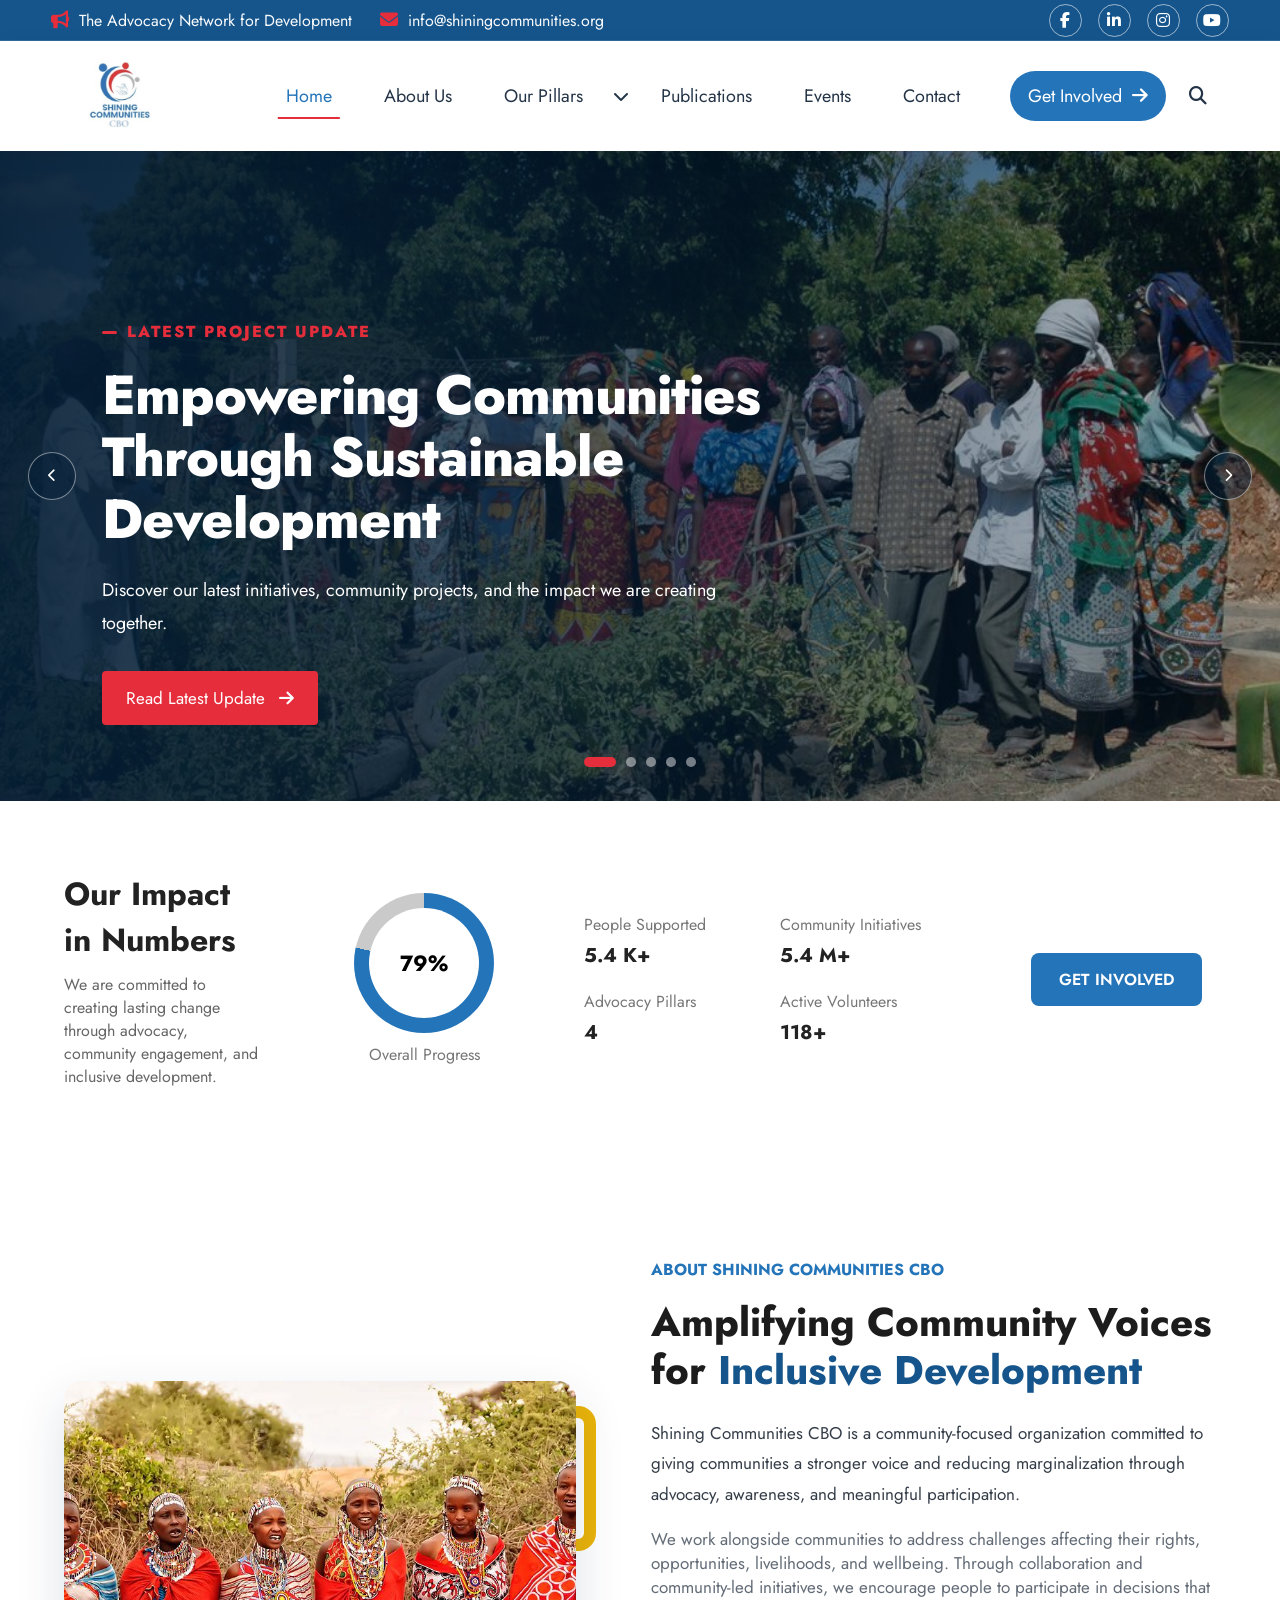
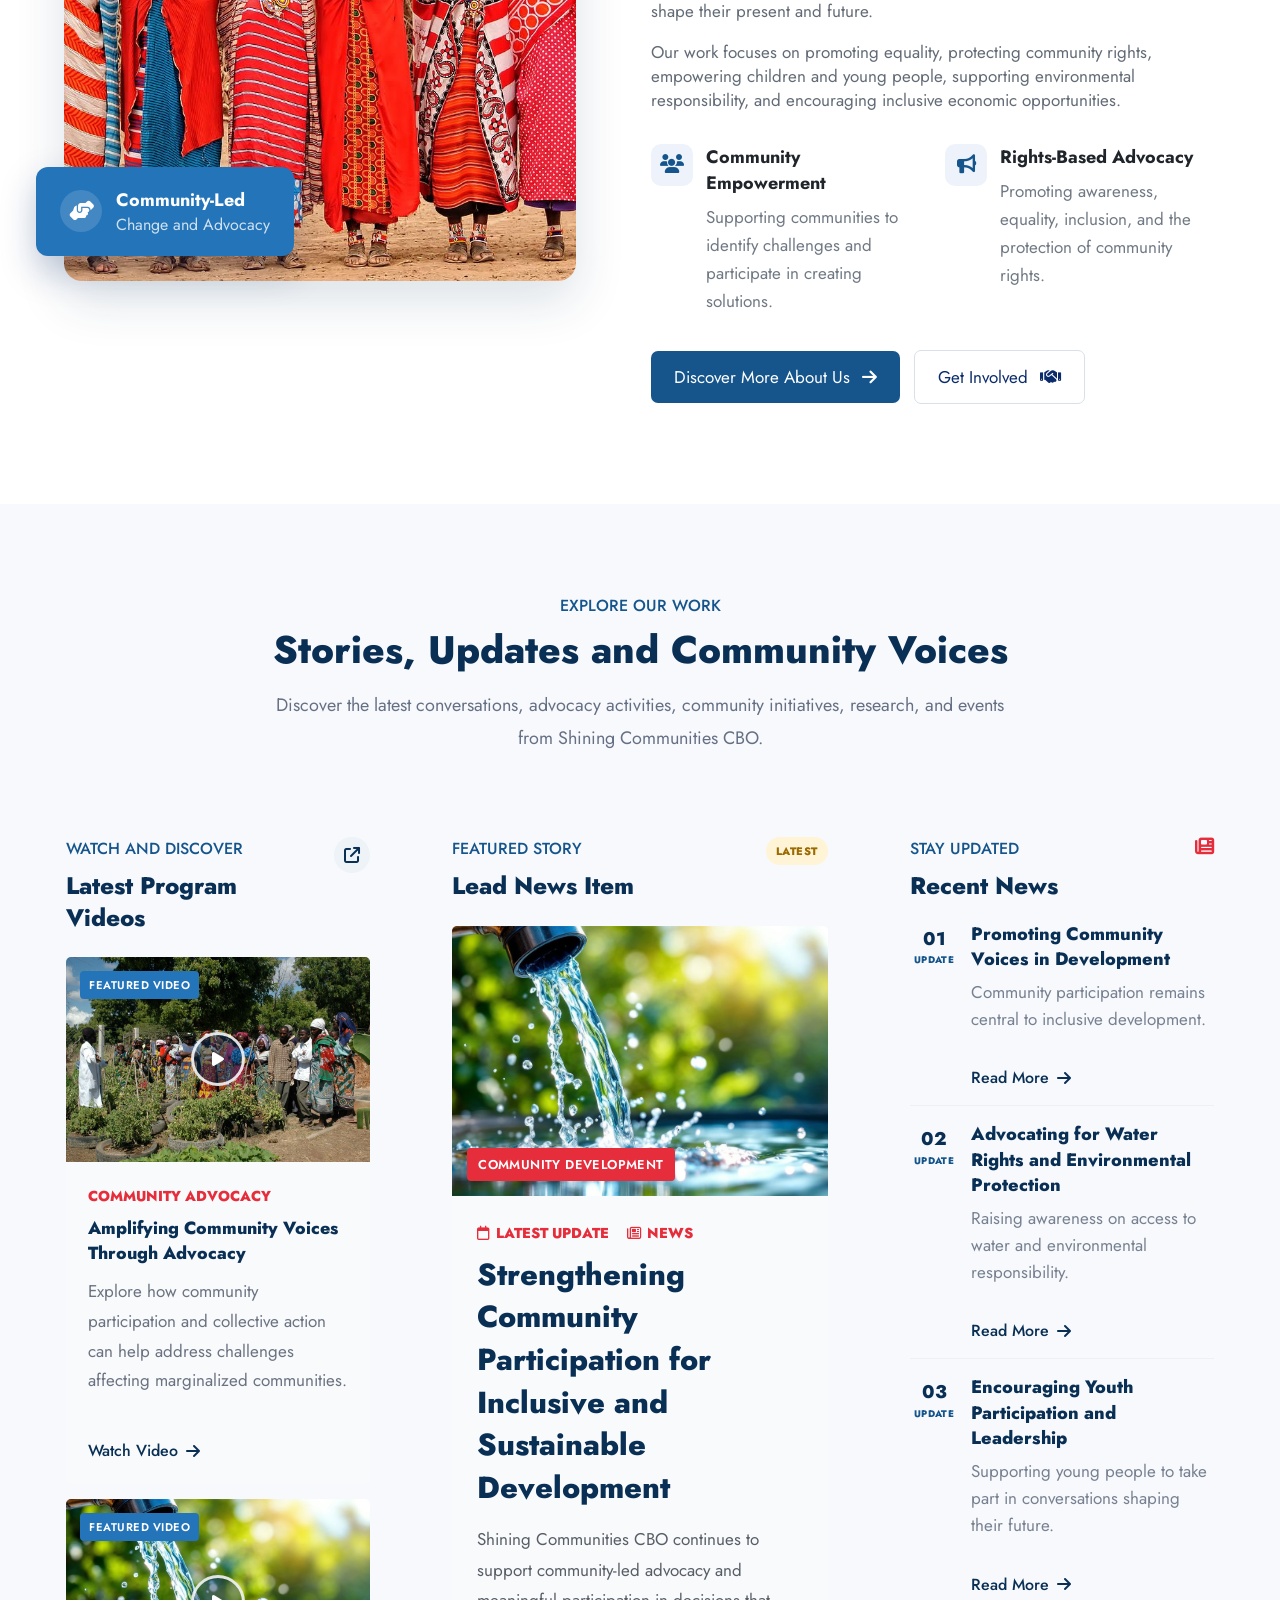
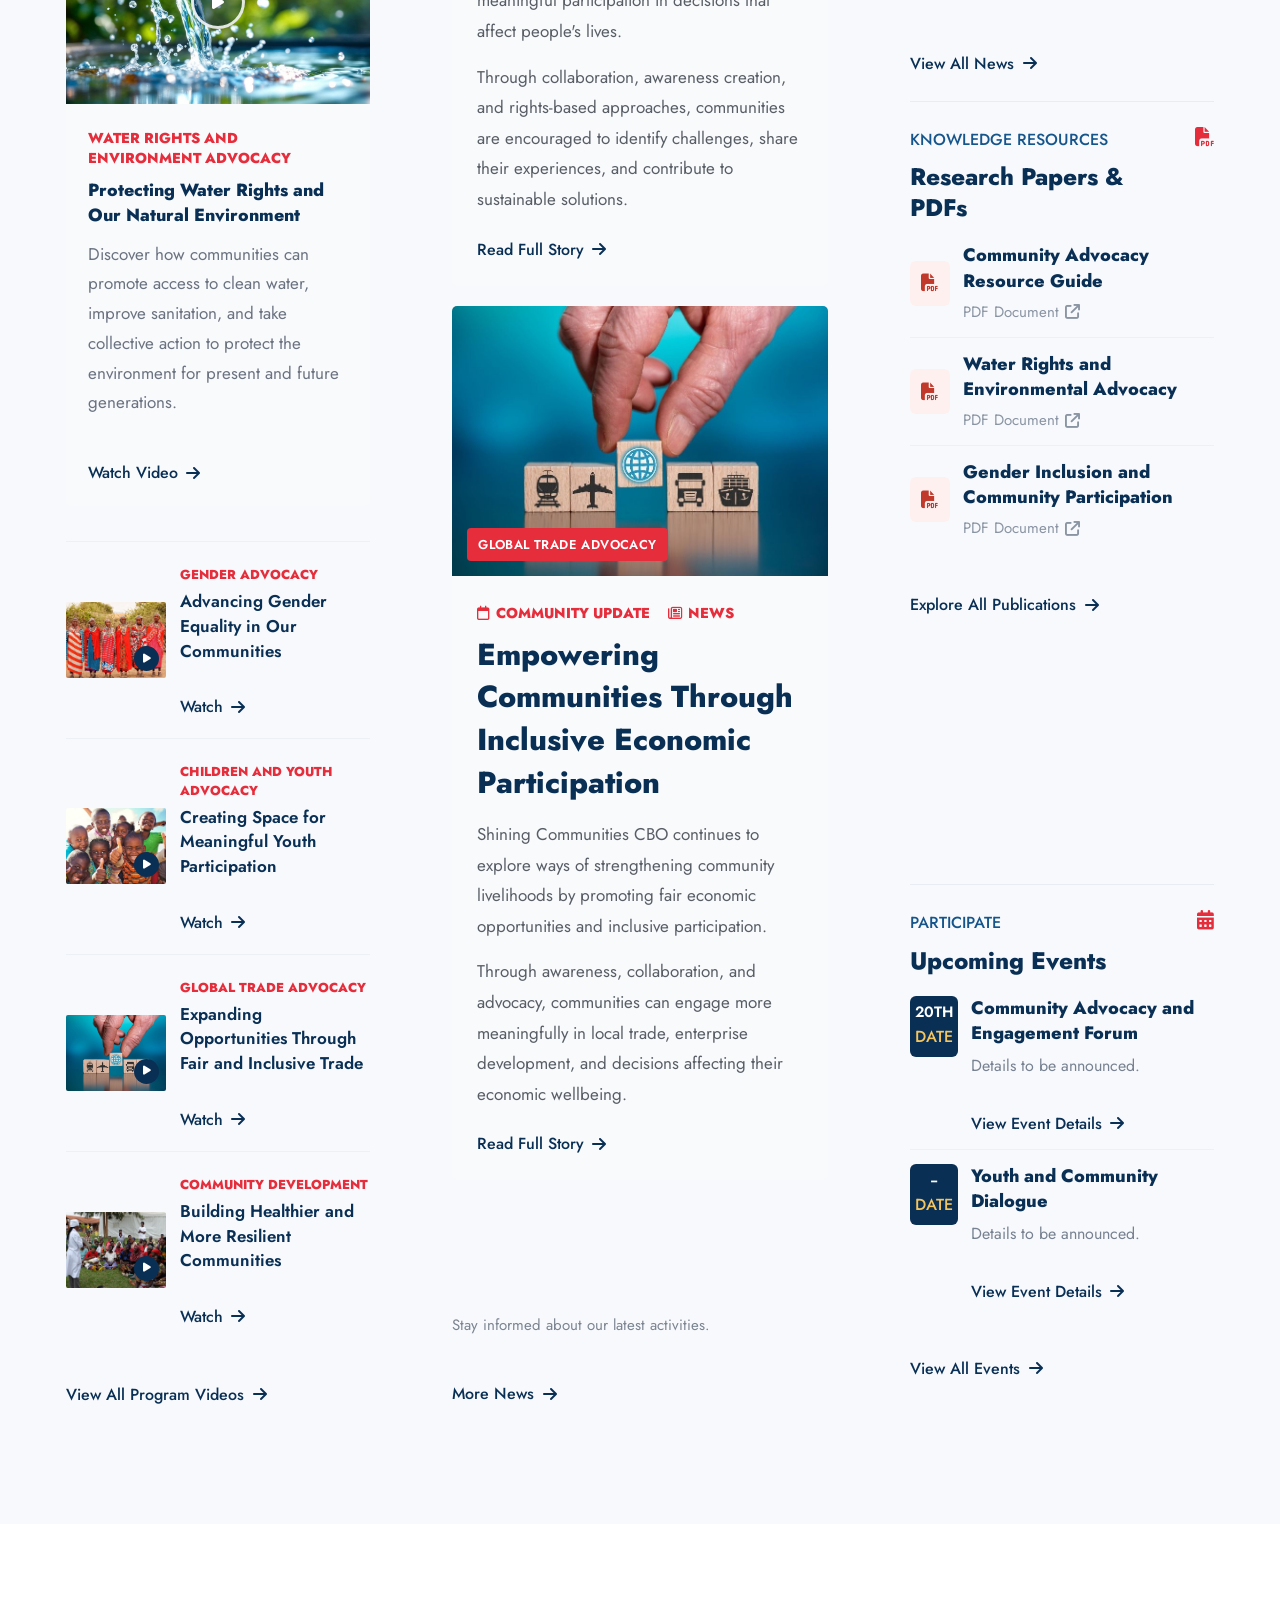
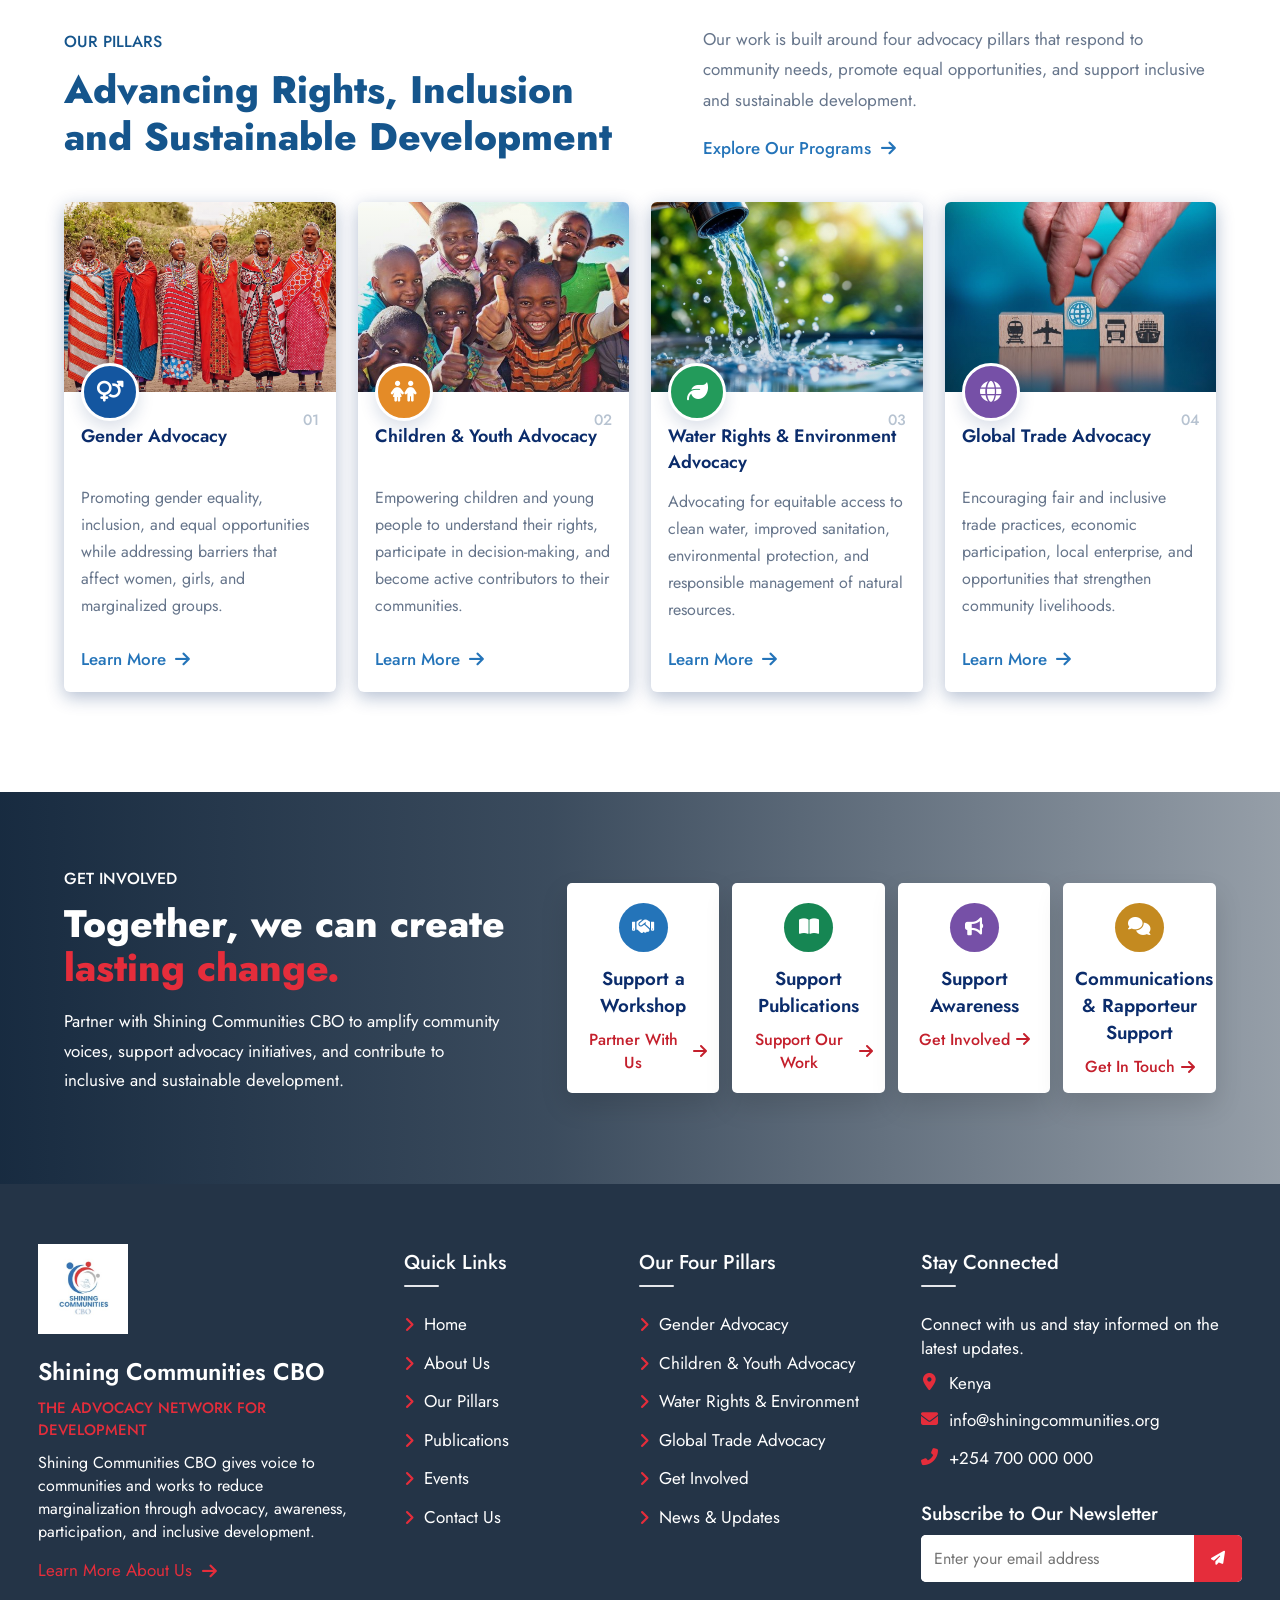
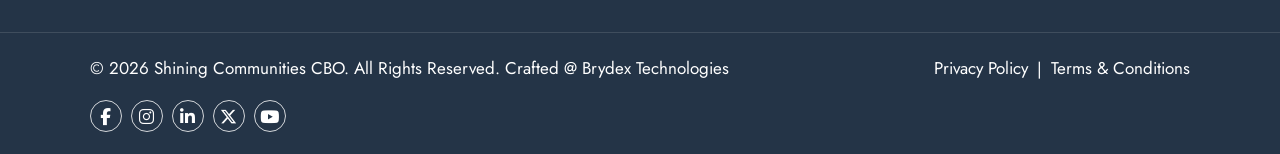
<file: index.html>
<!DOCTYPE html>
<html lang="en">
<head>
    <meta charset="UTF-8">
    <meta name="viewport" content="width=device-width, initial-scale=1.0">
    <link href="https://fonts.googleapis.com/css2?family=Jost:wght@300;400;500;600;700&display=swap"rel="stylesheet">
    <link rel="stylesheet"href="https://cdnjs.cloudflare.com/ajax/libs/font-awesome/6.7.2/css/all.min.css">
    <link rel="stylesheet" href="style.css">
    <title>Shining Communities CBO</title>

    <!-- Favicon -->
    <link rel="icon" href="logo/logo new cbo_page.jpg">
</head>
<body>
    <!--scrollbutton-->
    <div id="progress">
        <span id="progress-value">&#8593</span>
    </div>
    <!-- ==========================================
     TOP BAR
    ========================================== -->
    <div class="top-bar" id="top-bar">
        <div class="container top-content">

            <div class="top-left">
                <span>
                    <i class="fas fa-bullhorn"></i>
                    The Advocacy Network for Development
                </span>

                <span>
                    <i class="fas fa-envelope"></i>
                    info@shiningcommunities.org
                </span>
            </div>

            <div class="top-right">
                <a href="#" aria-label="Facebook">
                    <i class="fab fa-facebook-f"></i>
                </a>

                <a href="#" aria-label="LinkedIn">
                    <i class="fab fa-linkedin-in"></i>
                </a>

                <a href="#" aria-label="Instagram">
                    <i class="fab fa-instagram"></i>
                </a>

                <a href="#" aria-label="YouTube">
                    <i class="fab fa-youtube"></i>
                </a>
            </div>

        </div>
    </div>
    <!-- ==========================================
     MAIN HEADER
    ========================================== -->
    <header class="main-header" id="main-header">
        <!-- LOGO AREA -->
        <div class="logo-section">
            <a href="index.html" class="logo">
                <img src="logo/logo new cbo_page.jpg" alt="Shining Communities CBO">
            </a>
        </div>

        <!-- NAVIGATION -->
        <nav class="navbar" id="navbar">
            <ul>
                <li><a href="index.html" class="active">Home</a></li>
                <li><a href="about.html">About Us</a></li>
                <!-- PROGRAMS DROPDOWN -->
                <li class="dropdown">
                    <div class="dropdown-header">
                        <a href="programs.html" class="explore-link">Our Pillars</a>
                        <button class="dropdown-toggle" type="button" aria-label="Toggle Programs menu" aria-expanded="false">
                            <i class="fas fa-chevron-down"></i>
                        </button>
                    </div>
                    <ul class="dropdown-content">
                        <li><a href="gender-advocacy.html">Gender Advocacy</a></li>
                        <li><a href="children-youth-advocacy.html">Children & Youth Advocacy</a></li>
                        <li><a href="water-environment-advocacy.html">Water Rights & Environment Advocacy</a></li>
                        <li><a href="global-trade-advocacy.html">Global Trade Advocacy</a></li>
                    </ul>
                </li>
                <li><a href="publications.html">Publications</a></li>
                <li><a href="events.html">Events</a></li>
                <li><a href="contact.html">Contact</a></li>
            </ul>

            <!-- HEADER ACTIONS -->
            <div class="header-actions">
                <a href="partnership.html" class="partnership-btn">Get Involved<i class="fas fa-arrow-right"></i></a>
                <button class="header-search-btn" type="button" aria-label="Search website">
                    <i class="fas fa-search"></i>
                </button>
            </div>
        </nav>

        <!-- MOBILE MENU BUTTON -->
        <button class="menu-btn" id="menu-btn" type="button" aria-label="Toggle navigation menu" aria-expanded="false">
            <span></span>
            <span></span>
            <span></span>
        </button>

    </header>
    <!-- ==========================================
     DYNAMIC HERO CAROUSEL
    ========================================== -->
    <section class="dynamic-hero" id="dynamicHero">

        <div class="hero-slider">

            <!-- SLIDES WRAPPER -->
            <div class="hero-slides">

                <!-- ==========================================
                    SLIDE 1: LATEST PROJECT / NEWS
                =========================================== -->
                <a href="latest-project.html" class="hero-slide active" aria-label="Read our latest project update">

                    <img src="image/c3eb69aca1301d47c71a8f06c21c46d5.jpg"
                        alt="Shining Communities latest project">

                    <div class="hero-overlay"></div>

                    <div class="hero-content">
                        <span class="hero-eyebrow">
                            Latest Project Update
                        </span>

                        <h1>
                            Empowering Communities Through
                            Sustainable Development
                        </h1>

                        <p>
                            Discover our latest initiatives, community
                            projects, and the impact we are creating
                            together.
                        </p>

                        <span class="hero-link">
                            Read Latest Update
                            <i class="fas fa-arrow-right"></i>
                        </span>
                    </div>

                </a>


                <!-- ==========================================
                    SLIDE 2: GENDER ADVOCACY
                =========================================== -->
                <a href="gender-advocacy.html" class="hero-slide" aria-label="Explore Gender Advocacy">

                    <img src="image/8d6ea1eae4e6d4b507835ca942269ee3.jpg"
                        alt="Gender Advocacy">

                    <div class="hero-overlay"></div>

                    <div class="hero-content">
                        <span class="hero-eyebrow">
                            Our Pillar
                        </span>

                        <h1>
                            Advancing Gender Equality
                            and Women's Rights
                        </h1>

                        <p>
                            Promoting equal opportunities, inclusion,
                            dignity, and meaningful participation for
                            women and girls.
                        </p>

                        <span class="hero-link">
                            Explore Gender Advocacy
                            <i class="fas fa-arrow-right"></i>
                        </span>
                    </div>

                </a>


                <!-- ==========================================
                    SLIDE 3: CHILDREN AND YOUTH ADVOCACY
                =========================================== -->
                <a href="children-youth-advocacy.html" class="hero-slide" aria-label="Explore Children and Youth Advocacy">

                    <img src="image/ee7b6a91f39b6246f4b46b4870b63ad1.jpg"
                        alt="Children and Youth Advocacy">

                    <div class="hero-overlay"></div>

                    <div class="hero-content">
                        <span class="hero-eyebrow">
                            Our Pillar
                        </span>

                        <h1>
                            Protecting Children and
                            Empowering Young People
                        </h1>

                        <p>
                            Supporting safe, inclusive, and empowering
                            environments where children and youth can
                            thrive.
                        </p>

                        <span class="hero-link">
                            Explore Children and Youth Advocacy
                            <i class="fas fa-arrow-right"></i>
                        </span>
                    </div>

                </a>


                <!-- ==========================================
                    SLIDE 4: WATER RIGHTS AND ENVIRONMENT
                =========================================== -->
                <a href="water-environment-advocacy.html" class="hero-slide" aria-label="Explore Water Rights and Environment Advocacy">

                    <img src="image/9af9fe9f16bf0bb57a07796d1d045f45.jpg"
                        alt="Water Rights and Environment Advocacy">

                    <div class="hero-overlay"></div>

                    <div class="hero-content">
                        <span class="hero-eyebrow">
                            Our Pillar
                        </span>

                        <h1>
                            Defending Water Rights and
                            Protecting Our Environment
                        </h1>

                        <p>
                            Advocating for equitable access to water,
                            environmental protection, and resilient
                            communities.
                        </p>

                        <span class="hero-link">
                            Explore Water and Environment Advocacy
                            <i class="fas fa-arrow-right"></i>
                        </span>
                    </div>

                </a>


                <!-- ==========================================
                    SLIDE 5: GLOBAL TRADE ADVOCACY
                =========================================== -->
                <a href="global-trade-advocacy.html" class="hero-slide" aria-label="Explore Global Trade Advocacy">

                    <img src="image/eae3fa7d21f179706726788d6618facc.jpg"
                        alt="Global Trade Advocacy">

                    <div class="hero-overlay"></div>

                    <div class="hero-content">
                        <span class="hero-eyebrow">
                            Our Pillar
                        </span>

                        <h1>
                            Promoting Fair and Inclusive
                            Global Trade
                        </h1>

                        <p>
                            Supporting fair trade systems, economic
                            inclusion, and opportunities for communities
                            in the global marketplace.
                        </p>

                        <span class="hero-link">
                            Explore Global Trade Advocacy
                            <i class="fas fa-arrow-right"></i>
                        </span>
                    </div>

                </a>

            </div>
            <!-- END .hero-slides -->


            <!-- PREVIOUS BUTTON -->
            <button type="button"
                    class="hero-control hero-control-prev"
                    aria-label="Previous slide">
                <i class="fas fa-chevron-left"></i>
            </button>


            <!-- NEXT BUTTON -->
            <button type="button"
                    class="hero-control hero-control-next"
                    aria-label="Next slide">
                <i class="fas fa-chevron-right"></i>
            </button>


            <!-- SLIDE NAVIGATION -->
            <div class="hero-navigation" aria-label="Hero slide navigation">

                <button type="button"
                        class="hero-dot active"
                        data-slide="0"
                        aria-label="Go to slide 1">
                </button>

                <button type="button"
                        class="hero-dot"
                        data-slide="1"
                        aria-label="Go to slide 2">
                </button>

                <button type="button"
                        class="hero-dot"
                        data-slide="2"
                        aria-label="Go to slide 3">
                </button>

                <button type="button"
                        class="hero-dot"
                        data-slide="3"
                        aria-label="Go to slide 4">
                </button>

                <button type="button"
                        class="hero-dot"
                        data-slide="4"
                        aria-label="Go to slide 5">
                </button>

            </div>

        </div>

    </section>
    <!-- ==========================================
     IMPACT STATISTICS
    ========================================== -->
    <section class="impact-section">

        <div class="impact-container" data-aos="zoom-in" data-aos-delay="100">

            <!-- TITLE -->
            <div class="impact-title">

                <h2>Our Impact in Numbers</h2>

                <p>
                    We are committed to creating lasting change through
                    advocacy, community engagement, and inclusive development.
                </p>

            </div>


            <!-- ==========================================
                PROGRESS CIRCLE
            =========================================== -->
            <div class="impact-progress">

                <div class="circle" data-progress="80" aria-label="Overall progress: 0 percent">

                    <div class="inner-circle">

                        <span class="progress-percent">0%</span>

                    </div>

                </div>

                <p class="progress-label">
                    Overall Progress
                </p>

            </div>


            <!-- ==========================================
                IMPACT STATISTICS
            =========================================== -->
            <div class="impact-stats">

                <!-- STAT 1 -->
                <div class="stat">

                    <p>People Supported</p>

                    <h3>
                        <span
                            class="count-number"
                            data-target="5.5"
                            data-decimals="1"
                            data-suffix=" K+">
                            0
                        </span>
                    </h3>

                </div>


                <!-- STAT 2 -->
                <div class="stat">

                    <p>Community Initiatives</p>

                    <h3>
                        <span
                            class="count-number"
                            data-target="5.5"
                            data-decimals="1"
                            data-suffix=" M+">
                            0
                        </span>
                    </h3>

                </div>


                <!-- STAT 3 -->
                <div class="stat">

                    <p>Advocacy Pillars</p>

                    <h3>
                        <span
                            class="count-number"
                            data-target="4"
                            data-decimals="0"
                            data-suffix="">
                            0
                        </span>
                    </h3>

                </div>


                <!-- STAT 4 -->
                <div class="stat">

                    <p>Active Volunteers</p>

                    <h3>
                        <span
                            class="count-number"
                            data-target="120"
                            data-decimals="0"
                            data-suffix="+">
                            0
                        </span>
                    </h3>

                </div>

            </div>


            <!-- ==========================================
                CTA
            =========================================== -->
            <div class="impact-action">

                <a href="partnership.html"
                class="donate-btn">
                    GET INVOLVED
                </a>

            </div>

        </div>

    </section>
    <!-- ==========================================
     ABOUT US INTRODUCTION
    =========================================== -->
    <section class="about-introduction" id="about">

        <div class="about-introduction-container">

            <!-- IMAGE SIDE -->
            <div class="about-introduction-image"
                data-aos="fade-right"
                data-aos-duration="1000">

                <div class="about-image-main">

                    <img src="image/8d6ea1eae4e6d4b507835ca942269ee3.jpg"
                        alt="Shining Communities CBO engaging with community members">

                </div>

                <div class="about-image-badge">

                    <i class="fas fa-hands-helping"></i>

                    <div>
                        <strong>Community-Led</strong>
                        <span>Change and Advocacy</span>
                    </div>

                </div>

                <div class="about-image-decoration"></div>

            </div>


            <!-- CONTENT SIDE -->
            <div class="about-introduction-content"
                data-aos="fade-left"
                data-aos-duration="1000">

                <span class="section-eyebrow">
                    About Shining Communities CBO
                </span>

                <h2>
                    Amplifying Community Voices for
                    <span>Inclusive Development</span>
                </h2>

                <p class="about-introduction-lead">
                    Shining Communities CBO is a community-focused organization
                    committed to giving communities a stronger voice and reducing
                    marginalization through advocacy, awareness, and meaningful
                    participation.
                </p>

                <p>
                    We work alongside communities to address challenges affecting
                    their rights, opportunities, livelihoods, and wellbeing.
                    Through collaboration and community-led initiatives, we
                    encourage people to participate in decisions that shape
                    their present and future.
                </p>

                <p>
                    Our work focuses on promoting equality, protecting community
                    rights, empowering children and young people, supporting
                    environmental responsibility, and encouraging inclusive
                    economic opportunities.
                </p>


                <!-- ABOUT HIGHLIGHTS -->
                <div class="about-introduction-highlights">

                    <div class="about-highlight-item">

                        <div class="about-highlight-icon">
                            <i class="fas fa-users"></i>
                        </div>

                        <div>
                            <h4>Community Empowerment</h4>
                            <p>
                                Supporting communities to identify challenges
                                and participate in creating solutions.
                            </p>
                        </div>

                    </div>


                    <div class="about-highlight-item">

                        <div class="about-highlight-icon">
                            <i class="fas fa-bullhorn"></i>
                        </div>

                        <div>
                            <h4>Rights-Based Advocacy</h4>
                            <p>
                                Promoting awareness, equality, inclusion,
                                and the protection of community rights.
                            </p>
                        </div>

                    </div>

                </div>


                <!-- ACTIONS -->
                <div class="about-introduction-actions">

                    <a href="about.html" class="primary-about-btn">
                        Discover More About Us
                        <i class="fas fa-arrow-right"></i>
                    </a>

                    <a href="partnership.html" class="secondary-about-btn">
                        Get Involved
                        <i class="fas fa-handshake"></i>
                    </a>

                </div>

            </div>

        </div>

    </section>
    <!-- ==========================================
     THREE-COLUMN CONTENT AREA
    ========================================== -->
    <section class="content-area" id="contentArea">

        <div class="content-container">

            <!-- SECTION INTRODUCTION -->
            <div class="section-heading content-heading"
                data-aos="fade-up">

                <span class="section-eyebrow">
                    Explore Our Work
                </span>

                <h2>
                    Stories, Updates and Community Voices
                </h2>

                <p>
                    Discover the latest conversations, advocacy activities,
                    community initiatives, research, and events from
                    Shining Communities CBO.
                </p>

            </div>


            <!-- ==========================================
                THREE-COLUMN GRID
            =========================================== -->
            <div class="content-grid">


                <!-- ==========================================
                    LEFT COLUMN: LATEST PROGRAM VIDEOS
                =========================================== -->
                <div class="content-column latest-videos"
                    data-aos="fade-up"
                    data-aos-delay="100">

                    <div class="column-header">

                        <div>
                            <span class="column-eyebrow">
                                Watch and Discover
                            </span>

                            <h3>
                                Latest Program Videos
                            </h3>
                        </div>

                        <a href="publications.html"
                        class="column-icon-link"
                        aria-label="View all program videos">

                            <i class="fas fa-arrow-up-right-from-square"></i>

                        </a>

                    </div>


                    <!-- FEATURED VIDEO -->
                    <a href="publications/program-video-community-advocacy.html" class="featured-video-card">

                        <div class="video-image">

                            <img src="image/c3eb69aca1301d47c71a8f06c21c46d5.jpg"
                                alt="Community members participating in an advocacy forum">

                            <span class="video-play-button">
                                <i class="fas fa-play"></i>
                            </span>

                            <span class="media-label">
                                Featured Video
                            </span>

                        </div>

                        <div class="video-content">

                            <span class="content-meta">
                                Community Advocacy
                            </span>

                            <h4>
                                Amplifying Community Voices Through Advocacy
                            </h4>

                            <p>
                                Explore how community participation and
                                collective action can help address challenges
                                affecting marginalized communities.
                            </p>

                            <span class="content-link">
                                Watch Video
                                <i class="fas fa-arrow-right"></i>
                            </span>

                        </div>

                    </a>

                    <!-- ==========================================
                        FEATURED VIDEO: WATER RIGHTS
                    =========================================== -->
                    <a href="publications/video-water-environment.html" class="featured-video-card">

                        <div class="video-image">

                            <img src="image/9af9fe9f16bf0bb57a07796d1d045f45.jpg"
                                alt="Community members participating in water and environmental conservation activities">

                            <span class="video-play-button">
                                <i class="fas fa-play"></i>
                            </span>

                            <span class="media-label">
                                Featured Video
                            </span>

                        </div>

                        <div class="video-content">

                            <span class="content-meta">
                                Water Rights and Environment Advocacy
                            </span>

                            <h4>
                                Protecting Water Rights and Our Natural Environment
                            </h4>

                            <p>
                                Discover how communities can promote access to clean water,
                                improve sanitation, and take collective action to protect
                                the environment for present and future generations.
                            </p>

                            <span class="content-link">
                                Watch Video
                                <i class="fas fa-arrow-right"></i>
                            </span>

                        </div>

                    </a>

                    <!-- SECOND VIDEO -->
                    <a href="publications/video-gender-equality.html" class="video-list-item">

                        <div class="video-thumbnail">

                            <img src="image/8d6ea1eae4e6d4b507835ca942269ee3.jpg"
                                alt="Gender equality community discussion">

                            <span class="small-play-button">
                                <i class="fas fa-play"></i>
                            </span>

                        </div>

                        <div class="video-list-content">

                            <span class="content-meta">
                                Gender Advocacy
                            </span>

                            <h4>
                                Advancing Gender Equality in Our Communities
                            </h4>

                            <span class="content-link">
                                Watch
                                <i class="fas fa-arrow-right"></i>
                            </span>

                        </div>

                    </a>

                    <!-- THIRD VIDEO -->
                    <a href="publications/video-youth-participation.html" class="video-list-item">

                        <div class="video-thumbnail">

                            <img src="image/ee7b6a91f39b6246f4b46b4870b63ad1.jpg"
                                alt="Young people participating in a community activity">

                            <span class="small-play-button">
                                <i class="fas fa-play"></i>
                            </span>

                        </div>

                        <div class="video-list-content">

                            <span class="content-meta">
                                Children and Youth Advocacy
                            </span>

                            <h4>
                                Creating Space for Meaningful Youth Participation
                            </h4>

                            <span class="content-link">
                                Watch
                                <i class="fas fa-arrow-right"></i>
                            </span>

                        </div>

                    </a>

                    <!-- ==========================================
                        FOURTH VIDEO: GLOBAL TRADE
                    =========================================== -->
                    <a href="publications/video-global-trade-opportunities.html" class="video-list-item">

                        <div class="video-thumbnail">

                            <img src="image/eae3fa7d21f179706726788d6618facc.jpg"
                                alt="Community members participating in local trade and enterprise activities">

                            <span class="small-play-button">
                                <i class="fas fa-play"></i>
                            </span>

                        </div>

                        <div class="video-list-content">

                            <span class="content-meta">
                                Global Trade Advocacy
                            </span>

                            <h4>
                                Expanding Opportunities Through Fair and Inclusive Trade
                            </h4>

                            <span class="content-link">
                                Watch
                                <i class="fas fa-arrow-right"></i>
                            </span>

                        </div>

                    </a>

                    <!-- ==========================================
                        FIFTH VIDEO: COMMUNITY HEALTH AND WELLBEING
                    =========================================== -->
                    <a href="publications/video-community-health-wellbeing.html" class="video-list-item">

                        <div class="video-thumbnail">

                            <img src="image/0bcc68cfd4cc0984a0d7c311d6645938.jpg"
                                alt="Community members participating in a health and wellbeing awareness activity">

                            <span class="small-play-button">
                                <i class="fas fa-play"></i>
                            </span>

                        </div>

                        <div class="video-list-content">

                            <span class="content-meta">
                                Community Development
                            </span>

                            <h4>
                                Building Healthier and More Resilient Communities
                            </h4>

                            <span class="content-link">
                                Watch
                                <i class="fas fa-arrow-right"></i>
                            </span>

                        </div>

                    </a>


                    <!-- VIEW ALL VIDEOS -->
                    <div class="column-footer">

                        <a href="publications.html"
                        class="view-all-link">

                            View All Program Videos
                            <i class="fas fa-arrow-right"></i>

                        </a>

                    </div>

                </div>



                <!-- ==========================================
                    MIDDLE COLUMN: LEAD NEWS ITEM
                =========================================== -->
                <div class="content-column lead-news"
                    data-aos="fade-up"
                    data-aos-delay="200">

                    <div class="column-header">

                        <div>
                            <span class="column-eyebrow">
                                Featured Story
                            </span>

                            <h3>
                                Lead News Item
                            </h3>
                        </div>

                        <span class="news-badge">
                            Latest
                        </span>

                    </div>


                    <!-- LEAD NEWS CARD -->
                    <a href="news/latest-community-advocacy-update.html" class="lead-news-card">

                        <div class="lead-news-image">

                            <img src="image/9af9fe9f16bf0bb57a07796d1d045f45.jpg"
                                alt="Shining Communities CBO engaging with community members">

                            <span class="news-category">
                                Community Development
                            </span>

                        </div>


                        <div class="lead-news-content">

                            <div class="content-meta news-meta">

                                <span>
                                    <i class="far fa-calendar"></i>
                                    Latest Update
                                </span>

                                <span>
                                    <i class="far fa-newspaper"></i>
                                    News
                                </span>

                            </div>

                            <h4>
                                Strengthening Community Participation for
                                Inclusive and Sustainable Development
                            </h4>

                            <p>
                                Shining Communities CBO continues to support
                                community-led advocacy and meaningful
                                participation in decisions that affect
                                people's lives.
                            </p>

                            <p>
                                Through collaboration, awareness creation,
                                and rights-based approaches, communities
                                are encouraged to identify challenges,
                                share their experiences, and contribute
                                to sustainable solutions.
                            </p>

                            <span class="content-link">
                                Read Full Story
                                <i class="fas fa-arrow-right"></i>
                            </span>

                        </div>

                    </a>
                    <!-- ==========================================
                        LEAD NEWS CARD: INCLUSIVE ECONOMIC PARTICIPATION
                    =========================================== -->
                    <a href="news/inclusive-economic-participation-and-community-livelihoods.html" class="lead-news-card">

                        <div class="lead-news-image">

                            <img src="image/eae3fa7d21f179706726788d6618facc.jpg"
                                alt="Community members participating in inclusive economic development activities">

                            <span class="news-category">
                                Global Trade Advocacy
                            </span>

                        </div>

                        <div class="lead-news-content">

                            <div class="content-meta news-meta">

                                <span>
                                    <i class="far fa-calendar"></i>
                                    Community Update
                                </span>

                                <span>
                                    <i class="far fa-newspaper"></i>
                                    News
                                </span>

                            </div>

                            <h4>
                                Empowering Communities Through Inclusive Economic Participation
                            </h4>

                            <p>
                                Shining Communities CBO continues to explore ways of
                                strengthening community livelihoods by promoting fair
                                economic opportunities and inclusive participation.
                            </p>

                            <p>
                                Through awareness, collaboration, and advocacy, communities
                                can engage more meaningfully in local trade, enterprise
                                development, and decisions affecting their economic wellbeing.
                            </p>

                            <span class="content-link">
                                Read Full Story
                                <i class="fas fa-arrow-right"></i>
                            </span>

                        </div>

                    </a>

                    <!-- SUPPORTING NEWS LINK -->
                    <div class="lead-news-footer">

                        <span>
                            Stay informed about our latest activities.
                        </span>

                        <a href="news.html"
                        class="view-all-link">

                            More News
                            <i class="fas fa-arrow-right"></i>

                        </a>

                    </div>

                </div>



                <!-- ==========================================
                    RIGHT COLUMN: HIGHLIGHTS
                =========================================== -->
                <div class="content-column highlights-column"
                    data-aos="fade-up"
                    data-aos-delay="300">


                    <!-- ==========================================
                        RECENT NEWS
                    =========================================== -->
                    <div class="highlights-section recent-news-section">

                        <div class="column-header">

                            <div>
                                <span class="column-eyebrow">
                                    Stay Updated
                                </span>

                                <h3>
                                    Recent News
                                </h3>
                            </div>

                            <i class="fas fa-newspaper column-heading-icon"></i>

                        </div>


                        <!-- NEWS ITEM 1 -->
                        <a href="news/community-voices-and-inclusive-development.html"
                        class="compact-news-item">

                            <div class="compact-news-date">

                                <strong>01</strong>
                                <span>UPDATE</span>

                            </div>

                            <div class="compact-news-content">

                                <h4>
                                    Promoting Community Voices in Development
                                </h4>

                                <p>
                                    Community participation remains central
                                    to inclusive development.
                                </p>

                                <span class="content-link">
                                    Read More
                                    <i class="fas fa-arrow-right"></i>
                                </span>

                            </div>

                        </a>


                        <!-- NEWS ITEM 2 -->
                        <a href="news/water-rights-environmental-protection.html"
                        class="compact-news-item">

                            <div class="compact-news-date">

                                <strong>02</strong>
                                <span>UPDATE</span>

                            </div>

                            <div class="compact-news-content">

                                <h4>
                                    Advocating for Water Rights and
                                    Environmental Protection
                                </h4>

                                <p>
                                    Raising awareness on access to water
                                    and environmental responsibility.
                                </p>

                                <span class="content-link">
                                    Read More
                                    <i class="fas fa-arrow-right"></i>
                                </span>

                            </div>

                        </a>


                        <!-- NEWS ITEM 3 -->
                        <a href="news/youth-participation-and-leadership.html"
                        class="compact-news-item">

                            <div class="compact-news-date">

                                <strong>03</strong>
                                <span>UPDATE</span>

                            </div>

                            <div class="compact-news-content">

                                <h4>
                                    Encouraging Youth Participation and Leadership
                                </h4>

                                <p>
                                    Supporting young people to take part in
                                    conversations shaping their future.
                                </p>

                                <span class="content-link">
                                    Read More
                                    <i class="fas fa-arrow-right"></i>
                                </span>

                            </div>

                        </a>


                        <div class="highlight-footer">

                            <a href="news.html"
                            class="view-all-link">

                                View All News
                                <i class="fas fa-arrow-right"></i>

                            </a>

                        </div>

                    </div>



                    <!-- ==========================================
                        RESEARCH PAPERS / PDFs
                    =========================================== -->
                    <div class="highlights-section research-section">

                        <div class="column-header">

                            <div>
                                <span class="column-eyebrow">
                                    Knowledge Resources
                                </span>

                                <h3>
                                    Research Papers & PDFs
                                </h3>
                            </div>

                            <i class="fas fa-file-pdf column-heading-icon"></i>

                        </div>


                        <!-- DOCUMENT 1 -->
                        <a href="documents/community-advocacy-resource.pdf"
                        class="document-item"
                        target="_blank"
                        rel="noopener">

                            <div class="document-icon">
                                <i class="fas fa-file-pdf"></i>
                            </div>

                            <div class="document-content">

                                <h4>
                                    Community Advocacy Resource Guide
                                </h4>

                                <span>
                                    PDF Document
                                    <i class="fas fa-arrow-up-right-from-square"></i>
                                </span>

                            </div>

                        </a>


                        <!-- DOCUMENT 2 -->
                        <a href="documents/water-environment-advocacy.pdf"
                        class="document-item"
                        target="_blank"
                        rel="noopener">

                            <div class="document-icon">
                                <i class="fas fa-file-pdf"></i>
                            </div>

                            <div class="document-content">

                                <h4>
                                    Water Rights and Environmental Advocacy
                                </h4>

                                <span>
                                    PDF Document
                                    <i class="fas fa-arrow-up-right-from-square"></i>
                                </span>

                            </div>

                        </a>


                        <!-- DOCUMENT 3 -->
                        <a href="documents/gender-inclusion-resource.pdf"
                        class="document-item"
                        target="_blank"
                        rel="noopener">

                            <div class="document-icon">
                                <i class="fas fa-file-pdf"></i>
                            </div>

                            <div class="document-content">

                                <h4>
                                    Gender Inclusion and Community Participation
                                </h4>

                                <span>
                                    PDF Document
                                    <i class="fas fa-arrow-up-right-from-square"></i>
                                </span>

                            </div>

                        </a>


                        <div class="highlight-footer">

                            <a href="publications.html"
                            class="view-all-link">

                                Explore All Publications
                                <i class="fas fa-arrow-right"></i>

                            </a>

                        </div>

                    </div>



                    <!-- ==========================================
                        UPCOMING EVENTS
                        REMAINS INSIDE RIGHT COLUMN
                    =========================================== -->
                    <div class="highlights-section upcoming-events">

                        <div class="column-header">

                            <div>
                                <span class="column-eyebrow">
                                    Participate
                                </span>

                                <h3>
                                    Upcoming Events
                                </h3>
                            </div>

                            <i class="fas fa-calendar-alt column-heading-icon"></i>

                        </div>


                        <!-- EVENT 1 -->
                        <a href="events.html"
                        class="event-item">

                            <div class="event-date">

                                <strong>20TH</strong>
                                <span>DATE</span>

                            </div>

                            <div class="event-content">

                                <h4>
                                    Community Advocacy and Engagement Forum
                                </h4>

                                <p>
                                    Details to be announced.
                                </p>

                                <span class="content-link">
                                    View Event Details
                                    <i class="fas fa-arrow-right"></i>
                                </span>

                            </div>

                        </a>


                        <!-- EVENT 2 -->
                        <a href="events.html"
                        class="event-item">

                            <div class="event-date">

                                <strong>--</strong>
                                <span>DATE</span>

                            </div>

                            <div class="event-content">

                                <h4>
                                    Youth and Community Dialogue
                                </h4>

                                <p>
                                    Details to be announced.
                                </p>

                                <span class="content-link">
                                    View Event Details
                                    <i class="fas fa-arrow-right"></i>
                                </span>

                            </div>

                        </a>


                        <div class="highlight-footer">

                            <a href="events.html"
                            class="view-all-link">

                                View All Events
                                <i class="fas fa-arrow-right"></i>

                            </a>

                        </div>

                    </div>

                </div>

            </div>

        </div>

    </section>
    <!-- ==========================================
     FOUR PILLARS SECTION
    ========================================== -->
    <section class="four-pillars-section" id="fourPillars">

        <div class="four-pillars-container">

            <!-- SECTION INTRODUCTION -->
            <div class="four-pillars-heading"
                data-aos="fade-up">

                <div class="four-pillars-heading-content">

                    <span class="section-eyebrow">
                        Our Pillars
                    </span>

                    <h2>
                        Advancing Rights, Inclusion
                        <br>
                        and Sustainable Development
                    </h2>

                </div>

                <div class="four-pillars-heading-description">

                    <p>
                        Our work is built around four advocacy pillars that
                        respond to community needs, promote equal opportunities,
                        and support inclusive and sustainable development.
                    </p>

                    <a href="programs.html" class="pillars-view-link">
                        Explore Our Programs
                        <i class="fas fa-arrow-right"></i>
                    </a>

                </div>

            </div>


            <!-- FOUR PILLARS GRID -->
            <div class="four-pillars-grid">


                <!-- ==========================================
                    PILLAR 1: GENDER ADVOCACY
                =========================================== -->
                <article class="pillar-card"
                        data-aos="fade-up"
                        data-aos-delay="100">

                    <a href="gender-advocacy.html"
                    class="pillar-card-link">

                        <div class="pillar-image-wrapper">

                            <img src="image/8d6ea1eae4e6d4b507835ca942269ee3.jpg"
                                alt="Women and community members participating in gender advocacy activities">

                            <div class="pillar-image-overlay"></div>

                        </div>

                        <div class="pillar-card-content">

                            <div class="pillar-icon pillar-icon-blue">
                                <i class="fas fa-venus-mars"></i>
                            </div>

                            <span class="pillar-number">
                                01
                            </span>

                            <h3>
                                Gender Advocacy
                            </h3>

                            <p>
                                Promoting gender equality, inclusion, and
                                equal opportunities while addressing barriers
                                that affect women, girls, and marginalized groups.
                            </p>

                            <span class="pillar-link">
                                Learn More
                                <i class="fas fa-arrow-right"></i>
                            </span>

                        </div>

                    </a>

                </article>



                <!-- ==========================================
                    PILLAR 2: CHILDREN AND YOUTH ADVOCACY
                =========================================== -->
                <article class="pillar-card"
                        data-aos="fade-up"
                        data-aos-delay="200">

                    <a href="children-youth-advocacy.html"
                    class="pillar-card-link">

                        <div class="pillar-image-wrapper">

                            <img src="image/ee7b6a91f39b6246f4b46b4870b63ad1.jpg"
                                alt="Children and young people participating in a community empowerment activity">

                            <div class="pillar-image-overlay"></div>

                        </div>

                        <div class="pillar-card-content">

                            <div class="pillar-icon pillar-icon-orange">
                                <i class="fas fa-children"></i>
                            </div>

                            <span class="pillar-number">
                                02
                            </span>

                            <h3>
                                Children &amp; Youth Advocacy
                            </h3>

                            <p>
                                Empowering children and young people to
                                understand their rights, participate in
                                decision-making, and become active contributors
                                to their communities.
                            </p>

                            <span class="pillar-link">
                                Learn More
                                <i class="fas fa-arrow-right"></i>
                            </span>

                        </div>

                    </a>

                </article>



                <!-- ==========================================
                    PILLAR 3: WATER RIGHTS AND ENVIRONMENT
                =========================================== -->
                <article class="pillar-card"
                        data-aos="fade-up"
                        data-aos-delay="300">

                    <a href="water-rights-environment.html"
                    class="pillar-card-link">

                        <div class="pillar-image-wrapper">

                            <img src="image/9af9fe9f16bf0bb57a07796d1d045f45.jpg"
                                alt="Community members participating in water conservation and environmental activities">

                            <div class="pillar-image-overlay"></div>

                        </div>

                        <div class="pillar-card-content">

                            <div class="pillar-icon pillar-icon-green">
                                <i class="fas fa-leaf"></i>
                            </div>

                            <span class="pillar-number">
                                03
                            </span>

                            <h3>
                                Water Rights &amp; Environment Advocacy
                            </h3>

                            <p>
                                Advocating for equitable access to clean water,
                                improved sanitation, environmental protection,
                                and responsible management of natural resources.
                            </p>

                            <span class="pillar-link">
                                Learn More
                                <i class="fas fa-arrow-right"></i>
                            </span>

                        </div>

                    </a>

                </article>



                <!-- ==========================================
                    PILLAR 4: GLOBAL TRADE ADVOCACY
                =========================================== -->
                <article class="pillar-card"
                        data-aos="fade-up"
                        data-aos-delay="400">

                    <a href="global-trade-advocacy.html"
                    class="pillar-card-link">

                        <div class="pillar-image-wrapper">

                            <img src="image/eae3fa7d21f179706726788d6618facc.jpg"
                                alt="Community members participating in inclusive trade and economic development activities">

                            <div class="pillar-image-overlay"></div>

                        </div>

                        <div class="pillar-card-content">

                            <div class="pillar-icon pillar-icon-purple">
                                <i class="fas fa-globe"></i>
                            </div>

                            <span class="pillar-number">
                                04
                            </span>

                            <h3>
                                Global Trade Advocacy
                            </h3>

                            <p>
                                Encouraging fair and inclusive trade practices,
                                economic participation, local enterprise,
                                and opportunities that strengthen community
                                livelihoods.
                            </p>

                            <span class="pillar-link">
                                Learn More
                                <i class="fas fa-arrow-right"></i>
                            </span>

                        </div>

                    </a>

                </article>

            </div>

        </div>

    </section>
    <!-- ==========================================
     GET INVOLVED / PARTNERSHIP SECTION
    ========================================== -->
    <section class="partnership-section" id="partnership">

        <!-- FIXED BACKGROUND LAYER -->
        <div class="partnership-background"></div>

        <div class="partnership-overlay"></div>


        <!-- MOVING CONTENT -->
        <div class="partnership-container">

            <!-- INTRODUCTION -->
            <div class="partnership-introduction"
                data-aos="fade-right">

                <span class="partnership-eyebrow">
                    Get Involved
                </span>

                <h2>
                    Together, we can create
                    <span>lasting change.</span>
                </h2>

                <p>
                    Partner with Shining Communities CBO to amplify community
                    voices, support advocacy initiatives, and contribute to
                    inclusive and sustainable development.
                </p>

            </div>


            <!-- PARTNERSHIP OPPORTUNITIES -->
            <div class="partnership-opportunities"
                data-aos="fade-left"
                data-aos-delay="150">


                <!-- OPPORTUNITY 1 -->
                <a href="partnerships/workshop-support.html"
                class="partnership-card">

                    <div class="partnership-card-icon">
                        <i class="fas fa-handshake"></i>
                    </div>

                    <div class="partnership-card-content">

                        <h3>
                            Support a Workshop
                        </h3>

                        <span class="partnership-card-link">
                            Partner With Us
                            <i class="fas fa-arrow-right"></i>
                        </span>

                    </div>

                </a>



                <!-- OPPORTUNITY 2 -->
                <a href="partnerships/publications-support.html"
                class="partnership-card">

                    <div class="partnership-card-icon">
                        <i class="fas fa-book-open"></i>
                    </div>

                    <div class="partnership-card-content">

                        <h3>
                            Support Publications
                        </h3>

                        <span class="partnership-card-link">
                            Support Our Work
                            <i class="fas fa-arrow-right"></i>
                        </span>

                    </div>

                </a>



                <!-- OPPORTUNITY 3 -->
                <a href="partnerships/awareness-initiatives.html"
                class="partnership-card">

                    <div class="partnership-card-icon">
                        <i class="fas fa-bullhorn"></i>
                    </div>

                    <div class="partnership-card-content">

                        <h3>
                            Support Awareness
                        </h3>


                        <span class="partnership-card-link">
                            Get Involved
                            <i class="fas fa-arrow-right"></i>
                        </span>

                    </div>

                </a>



                <!-- OPPORTUNITY 4 -->
                <a href="partnership.html#communications"
                class="partnership-card">

                    <div class="partnership-card-icon">
                        <i class="fas fa-comments"></i>
                    </div>

                    <div class="partnership-card-content">

                        <h3>
                            Communications &amp; Rapporteur Support
                        </h3>


                        <span class="partnership-card-link">
                            Get In Touch
                            <i class="fas fa-arrow-right"></i>
                        </span>

                    </div>

                </a>

            </div>

        </div>

    </section>
    <!-- ==========================================
     FOOTER
    ========================================== -->
    <footer class="site-footer">

        <div class="footer-main">

            <div class="footer-container">

                <!-- ==================================
                    ORGANIZATION IDENTITY
                =================================== -->
                <div class="footer-column footer-about">

                    <a href="index.html" class="footer-logo">
                        <img src="logo/logo new cbo_page.jpg"
                            alt="Shining Communities CBO Logo">
                    </a>

                    <h3>
                        Shining Communities CBO
                    </h3>

                    <p class="footer-tagline">
                        The Advocacy Network for Development
                    </p>

                    <p>
                        Shining Communities CBO gives voice to communities
                        and works to reduce marginalization through advocacy,
                        awareness, participation, and inclusive development.
                    </p>

                    <a href="about.html" class="footer-about-link">
                        Learn More About Us
                        <i class="fas fa-arrow-right"></i>
                    </a>

                </div>


                <!-- ==================================
                    QUICK LINKS
                =================================== -->
                <div class="footer-column">

                    <h4 class="footer-heading">
                        Quick Links
                    </h4>

                    <ul class="footer-links">

                        <li>
                            <a href="index.html">
                                <i class="fas fa-angle-right"></i>
                                Home
                            </a>
                        </li>

                        <li>
                            <a href="about.html">
                                <i class="fas fa-angle-right"></i>
                                About Us
                            </a>
                        </li>

                        <li>
                            <a href="pillars.html">
                                <i class="fas fa-angle-right"></i>
                                Our Pillars
                            </a>
                        </li>

                        <li>
                            <a href="publications.html">
                                <i class="fas fa-angle-right"></i>
                                Publications
                            </a>
                        </li>

                        <li>
                            <a href="events.html">
                                <i class="fas fa-angle-right"></i>
                                Events
                            </a>
                        </li>

                        <li>
                            <a href="contact.html">
                                <i class="fas fa-angle-right"></i>
                                Contact Us
                            </a>
                        </li>

                    </ul>

                </div>


                <!-- ==================================
                    ADVOCACY PILLARS
                =================================== -->
                <div class="footer-column">

                    <h4 class="footer-heading">
                        Our Four Pillars
                    </h4>

                    <ul class="footer-links">

                        <li>
                            <a href="gender-advocacy.html">
                                <i class="fas fa-angle-right"></i>
                                Gender Advocacy
                            </a>
                        </li>

                        <li>
                            <a href="children-youth-advocacy.html">
                                <i class="fas fa-angle-right"></i>
                                Children &amp; Youth Advocacy
                            </a>
                        </li>

                        <li>
                            <a href="water-rights-environment.html">
                                <i class="fas fa-angle-right"></i>
                                Water Rights &amp; Environment
                            </a>
                        </li>

                        <li>
                            <a href="global-trade-advocacy.html">
                                <i class="fas fa-angle-right"></i>
                                Global Trade Advocacy
                            </a>
                        </li>

                        <li>
                            <a href="partnership.html">
                                <i class="fas fa-angle-right"></i>
                                Get Involved
                            </a>
                        </li>

                        <li>
                            <a href="news.html">
                                <i class="fas fa-angle-right"></i>
                                News &amp; Updates
                            </a>
                        </li>

                    </ul>

                </div>


                <!-- ==================================
                    CONTACT AND NEWSLETTER
                =================================== -->
                <div class="footer-column footer-contact-column">

                    <h4 class="footer-heading">
                        Stay Connected
                    </h4>

                    <p class="footer-contact-intro">
                        Connect with us and stay informed on the latest updates.
                    </p>


                    <!-- CONTACT DETAILS -->
                    <ul class="footer-contact-list">

                        <li>
                            <i class="fas fa-map-marker-alt"></i>

                            <span>
                                Kenya
                            </span>
                        </li>

                        <li>
                            <i class="fas fa-envelope"></i>

                            <a href="mailto:info@shiningcommunities.org">
                                info@shiningcommunities.org
                            </a>
                        </li>

                        <li>
                            <i class="fas fa-phone-alt"></i>

                            <a href="tel:+254700000000">
                                +254 700 000 000
                            </a>
                        </li>

                    </ul>


                    <!-- NEWSLETTER -->
                    <div class="footer-newsletter">

                        <h5>
                            Subscribe to Our Newsletter
                        </h5>

                        <form class="newsletter-form"
                            action="#"
                            method="post">

                            <label for="footer-email" class="sr-only">
                                Email Address
                            </label>

                            <input
                                type="email"
                                id="footer-email"
                                name="email"
                                placeholder="Enter your email address"
                                autocomplete="email"
                                required
                            >

                            <button type="submit"
                                    aria-label="Subscribe to newsletter">

                                <i class="fas fa-paper-plane"></i>

                            </button>

                        </form>

                    </div>

                </div>

            </div>

        </div>


        <!-- ==========================================
            FOOTER BOTTOM
        =========================================== -->
        <div class="footer-bottom">

            <div class="footer-bottom-container">

                <p>
                    &copy;
                    <span id="currentYear"></span>
                    Shining Communities CBO.
                    All Rights Reserved. Crafted @ <a href="https://wa.me/254700073919?text=Hello%20I%20am%20interested%20in%20your%20services">Brydex Technologies
                </p>

                <div class="footer-bottom-links">

                    <a href="privacy-policy.html">
                        Privacy Policy
                    </a>

                    <span>|</span>

                    <a href="terms.html">
                        Terms &amp; Conditions
                    </a>

                </div>


                <!-- SOCIAL MEDIA -->
                <div class="footer-socials">

                    <a href="#"
                    aria-label="Facebook"
                    target="_blank"
                    rel="noopener noreferrer">

                        <i class="fab fa-facebook-f"></i>

                    </a>

                    <a href="#"
                    aria-label="Instagram"
                    target="_blank"
                    rel="noopener noreferrer">

                        <i class="fab fa-instagram"></i>

                    </a>

                    <a href="#"
                    aria-label="LinkedIn"
                    target="_blank"
                    rel="noopener noreferrer">

                        <i class="fab fa-linkedin-in"></i>

                    </a>

                    <a href="#"
                    aria-label="X"
                    target="_blank"
                    rel="noopener noreferrer">

                        <i class="fab fa-x-twitter"></i>

                    </a>

                    <a href="#"
                    aria-label="YouTube"
                    target="_blank"
                    rel="noopener noreferrer">

                        <i class="fab fa-youtube"></i>

                    </a>

                </div>

            </div>

        </div>

    </footer>
    <script>

        document.addEventListener("DOMContentLoaded", function(){

            const menuBtn = document.getElementById("menu-btn");
            const navbar = document.getElementById("navbar");
            const mainHeader = document.getElementById("main-header");

            /*
            ==========================================
            MOBILE MENU TOGGLE
            ==========================================
            */

            if(menuBtn && navbar){

                menuBtn.addEventListener("click", function(){

                    menuBtn.classList.toggle("active");

                    navbar.classList.toggle("active");

                    const isOpen = navbar.classList.contains("active");

                    menuBtn.setAttribute("aria-expanded", isOpen);

                });

            }


            /*
            ==========================================
            DROPDOWN TOGGLE
            ==========================================
            */

            const dropdowns = document.querySelectorAll(".dropdown");

            dropdowns.forEach(function(dropdown){

                const toggle = dropdown.querySelector(".dropdown-toggle");

                if(!toggle) return;

                toggle.addEventListener("click", function(event){

                    event.preventDefault();

                    event.stopPropagation();

                    const isActive = dropdown.classList.contains("active");

                    // Close other dropdowns
                    dropdowns.forEach(function(item){

                        item.classList.remove("active");

                        const content = item.querySelector(".dropdown-content");

                        const button = item.querySelector(".dropdown-toggle");

                        if(content) content.style.display = "none";

                        if(button) button.setAttribute("aria-expanded", "false");

                    });


                    if(!isActive){

                        dropdown.classList.add("active");

                        const content = dropdown.querySelector(".dropdown-content");

                        if(content) content.style.display = "block";

                        toggle.setAttribute("aria-expanded", "true");

                    }

                });

            });


            /*
            ==========================================
            CLOSE DROPDOWN WHEN CLICKING OUTSIDE
            ==========================================
            */

            document.addEventListener("click", function(event){

                if(!event.target.closest(".dropdown")){

                    dropdowns.forEach(function(dropdown){

                        dropdown.classList.remove("active");

                        const content = dropdown.querySelector(".dropdown-content");

                        const toggle = dropdown.querySelector(".dropdown-toggle");

                        if(content) content.style.display = "none";

                        if(toggle) toggle.setAttribute("aria-expanded", "false");

                    });

                }

            });


            /*
            ==========================================
            CLOSE MOBILE MENU AFTER LINK CLICK
            ==========================================
            */

            const navLinks = document.querySelectorAll(
                ".navbar > ul > li:not(.dropdown) a"
            );

            navLinks.forEach(function(link){

                link.addEventListener("click", function(){

                    if(window.innerWidth <= 1050){

                        navbar.classList.remove("active");

                        menuBtn.classList.remove("active");

                        menuBtn.setAttribute("aria-expanded", "false");

                    }

                });

            });


            /*
            ==========================================
            STICKY HEADER SCROLL EFFECT
            ==========================================
            */

            window.addEventListener("scroll", function(){

                if(window.scrollY > 30){

                    mainHeader.classList.add("scrolled");

                }else{

                    mainHeader.classList.remove("scrolled");

                }

            });


            /*
            ==========================================
            RESET MOBILE MENU ON RESIZE
            ==========================================
            */

            window.addEventListener("resize", function(){

                if(window.innerWidth > 1050){

                    navbar.classList.remove("active");

                    menuBtn.classList.remove("active");

                    menuBtn.setAttribute("aria-expanded", "false");

                }

            });

        });

        // SCROLL BUTTON
        let calcScrollValue = () => {
            let scrollProgress = document.getElementById("progress");
            let pos = document.documentElement.scrollTop;
            let calcHeight = document.documentElement.scrollHeight - document.documentElement.clientHeight;
            let scrollValue = Math.round((pos * 100)/calcHeight);

            if (pos > 100) {
                scrollProgress.style.display = "grid";
            } else {
                scrollProgress.style.display = "none";
            }

            scrollProgress.onclick = () => {
                document.documentElement.scrollTop = 0;
            };

            scrollProgress.style.background =
                `conic-gradient(#0B2C6B ${scrollValue}%, white ${scrollValue}%)`;
        };

        window.addEventListener("scroll", calcScrollValue);

        document.addEventListener("DOMContentLoaded", function () {

            const hero = document.querySelector("#dynamicHero");

            if (!hero) {
                return;
            }

            const slidesWrapper = hero.querySelector(".hero-slides");
            const slides = hero.querySelectorAll(".hero-slides .hero-slide");
            const prevButton = hero.querySelector(".hero-control-prev");
            const nextButton = hero.querySelector(".hero-control-next");
            const dots = hero.querySelectorAll(".hero-dot");

            if (!slidesWrapper || !slides.length) {
                console.error("Hero carousel structure is incomplete.");
                return;
            }

            let currentSlide = 0;
            let autoPlay;
            let manuallyPaused = false;

            function showSlide(index) {

                if (index >= slides.length) {
                    currentSlide = 0;
                } else if (index < 0) {
                    currentSlide = slides.length - 1;
                } else {
                    currentSlide = index;
                }

                slidesWrapper.style.transform =
                    `translate3d(-${currentSlide * 100}%, 0, 0)`;

                slides.forEach((slide, slideIndex) => {
                    slide.classList.toggle(
                        "active",
                        slideIndex === currentSlide
                    );
                });

                dots.forEach((dot, dotIndex) => {
                    dot.classList.toggle(
                        "active",
                        dotIndex === currentSlide
                    );

                    dot.setAttribute(
                        "aria-current",
                        dotIndex === currentSlide ? "true" : "false"
                    );
                });
            }

            function nextSlide() {
                showSlide(currentSlide + 1);
            }

            function previousSlide() {
                showSlide(currentSlide - 1);
            }

            function startAutoPlay() {

                if (manuallyPaused) {
                    return;
                }

                clearInterval(autoPlay);

                autoPlay = setInterval(() => {
                    nextSlide();
                }, 6000);
            }

            function stopAutoPlay() {
                clearInterval(autoPlay);
            }

            if (nextButton) {
                nextButton.addEventListener("click", function (event) {
                    event.preventDefault();
                    event.stopPropagation();

                    nextSlide();
                    stopAutoPlay();
                });
            }

            if (prevButton) {
                prevButton.addEventListener("click", function (event) {
                    event.preventDefault();
                    event.stopPropagation();

                    previousSlide();
                    stopAutoPlay();
                });
            }

            dots.forEach((dot) => {

                dot.addEventListener("click", function (event) {
                    event.preventDefault();
                    event.stopPropagation();

                    const slideIndex = Number(
                        dot.getAttribute("data-slide")
                    );

                    showSlide(slideIndex);
                    stopAutoPlay();
                });

            });

            hero.addEventListener("mouseenter", function () {
                stopAutoPlay();
            });

            hero.addEventListener("mouseleave", function () {
                startAutoPlay();
            });

            hero.addEventListener("touchstart", function () {
                stopAutoPlay();
            }, { passive: true });

            showSlide(0);
            startAutoPlay();

        });

        document.addEventListener("DOMContentLoaded", function () {

            /* ==========================================
            IMPACT STATISTICS
            =========================================== */

            const impactSection = document.querySelector(".impact-section");

            if (!impactSection) {
                return;
            }


            const numberCounters = impactSection.querySelectorAll(".count-number");

            const progressCircle = impactSection.querySelector(".circle");

            const progressText = impactSection.querySelector(".progress-percent");


            /* ==========================================
            SETTINGS
            =========================================== */

            const animationDuration = 2200;

            let animationStarted = false;


            /* ==========================================
            EASING FUNCTION
            Makes the animation start and finish smoothly
            =========================================== */

            function easeOutCubic(progress) {

                return 1 - Math.pow(1 - progress, 3);

            }


            /* ==========================================
            FORMAT NUMBER
            =========================================== */

            function formatNumber(number, decimals) {

                return Number(number).toFixed(decimals);

            }


            /* ==========================================
            ANIMATE STATISTICS
            =========================================== */

            function animateCounters() {

                numberCounters.forEach(function (counter) {

                    const target = parseFloat(
                        counter.getAttribute("data-target")
                    ) || 0;

                    const decimals = parseInt(
                        counter.getAttribute("data-decimals")
                    ) || 0;

                    const suffix =
                        counter.getAttribute("data-suffix") || "";

                    const startTime = performance.now();


                    function updateCounter(currentTime) {

                        const elapsed = currentTime - startTime;

                        let progress =
                            elapsed / animationDuration;


                        if (progress > 1) {
                            progress = 1;
                        }


                        /* Smooth animation */
                        const easedProgress =
                            easeOutCubic(progress);


                        const currentValue =
                            target * easedProgress;


                        counter.textContent =
                            formatNumber(currentValue, decimals) + suffix;


                        if (progress < 1) {

                            requestAnimationFrame(updateCounter);

                        } else {

                            /* Make absolutely sure final value is exact */

                            counter.textContent =
                                formatNumber(target, decimals) + suffix;

                        }

                    }


                    requestAnimationFrame(updateCounter);

                });

            }


            /* ==========================================
            ANIMATE PROGRESS CIRCLE
            =========================================== */

            function animateProgress() {

                if (!progressCircle || !progressText) {
                    return;
                }


                const targetProgress =
                    parseFloat(
                        progressCircle.getAttribute("data-progress")
                    ) || 0;


                const startTime = performance.now();


                function updateProgress(currentTime) {

                    const elapsed =
                        currentTime - startTime;


                    let progress =
                        elapsed / animationDuration;


                    if (progress > 1) {
                        progress = 1;
                    }


                    /* Smooth progress */

                    const easedProgress =
                        easeOutCubic(progress);


                    const currentPercentage =
                        targetProgress * easedProgress;


                    const roundedPercentage =
                        Math.round(currentPercentage);


                    /* ==========================================
                    UPDATE CIRCLE
                    =========================================== */

                    progressCircle.style.setProperty(
                        "--progress",
                        currentPercentage + "%"
                    );


                    /* ==========================================
                    UPDATE PERCENTAGE TEXT
                    =========================================== */

                    progressText.textContent =
                        roundedPercentage + "%";


                    /* Accessibility */

                    progressCircle.setAttribute(
                        "aria-label",
                        "Overall progress: " +
                        roundedPercentage +
                        " percent"
                    );


                    if (progress < 1) {

                        requestAnimationFrame(updateProgress);

                    } else {

                        /* Make sure final state is exact */

                        progressCircle.style.setProperty(
                            "--progress",
                            targetProgress + "%"
                        );

                        progressText.textContent =
                            Math.round(targetProgress) + "%";

                        progressCircle.setAttribute(
                            "aria-label",
                            "Overall progress: " +
                            Math.round(targetProgress) +
                            " percent"
                        );

                    }

                }


                requestAnimationFrame(updateProgress);

            }


            /* ==========================================
            START ALL ANIMATIONS
            =========================================== */

            function startImpactAnimation() {

                if (animationStarted) {
                    return;
                }


                animationStarted = true;


                animateCounters();

                animateProgress();

            }


            /* ==========================================
            START WHEN SECTION ENTERS VIEW
            Uses IntersectionObserver so the animation
            starts when the visitor reaches the section.
            =========================================== */

            if ("IntersectionObserver" in window) {

                const observer =
                    new IntersectionObserver(
                        function (entries) {

                            entries.forEach(function (entry) {

                                if (entry.isIntersecting) {

                                    startImpactAnimation();

                                    observer.unobserve(
                                        impactSection
                                    );

                                }

                            });

                        },
                        {
                            threshold: 0.35
                        }
                    );


                observer.observe(impactSection);

            } else {

                /* Fallback for older browsers */

                startImpactAnimation();

            }

        });

        document.addEventListener("DOMContentLoaded", function () {

            const yearElement = document.getElementById("currentYear");

            if (yearElement) {
                yearElement.textContent = new Date().getFullYear();
            }

        });
    </script>
</body>
</html>
</file>
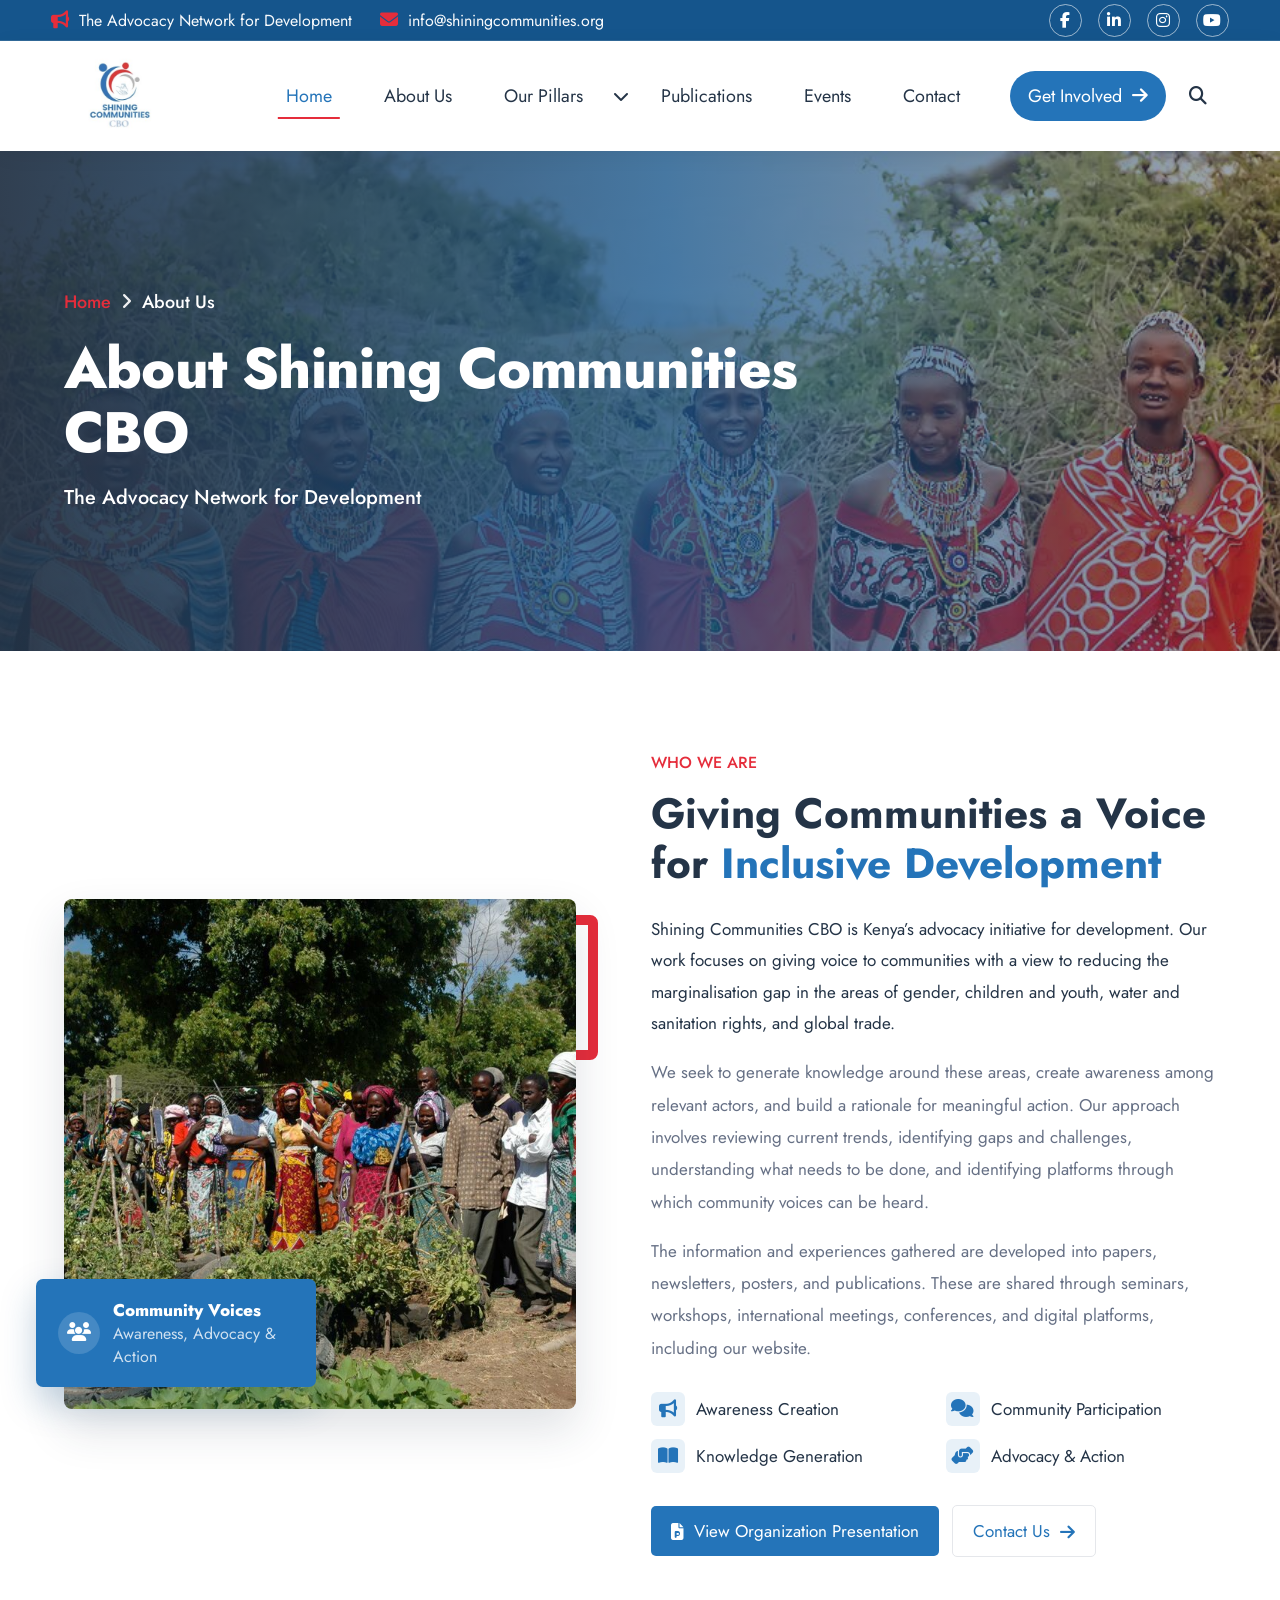
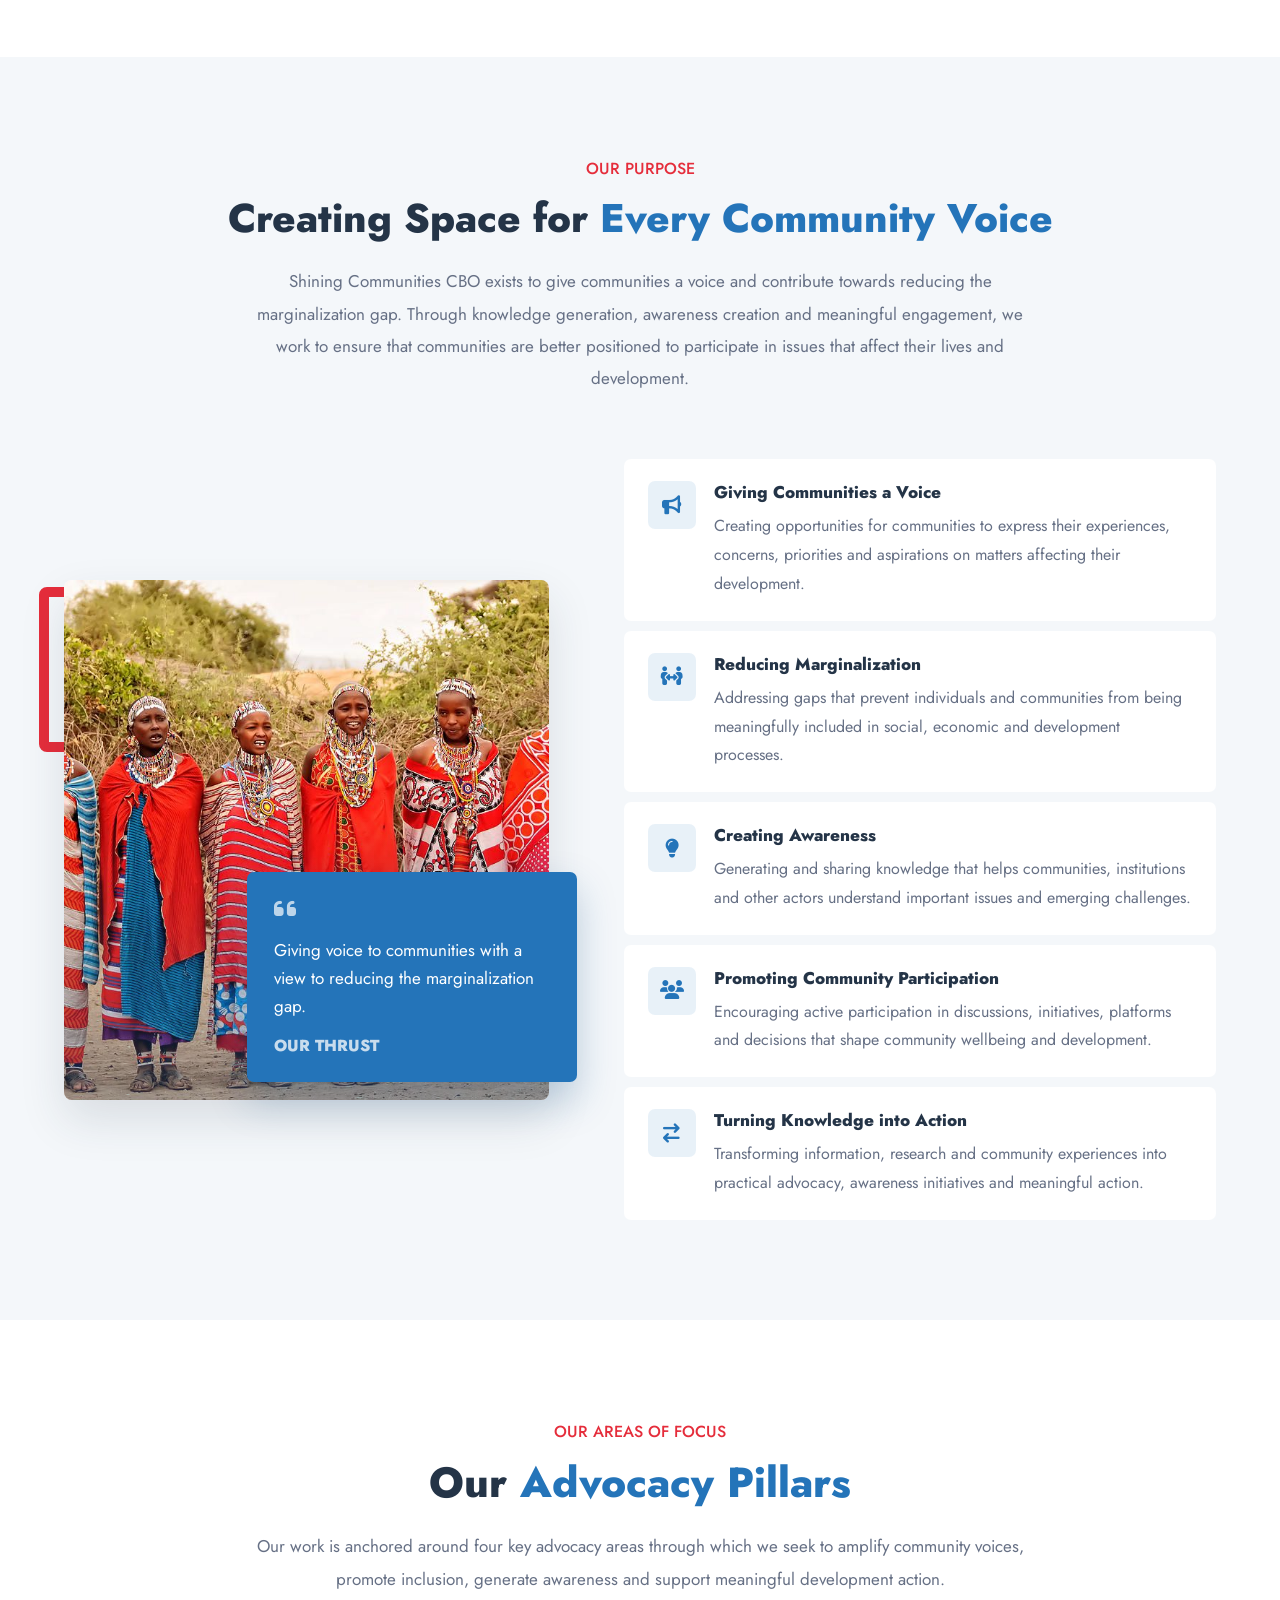
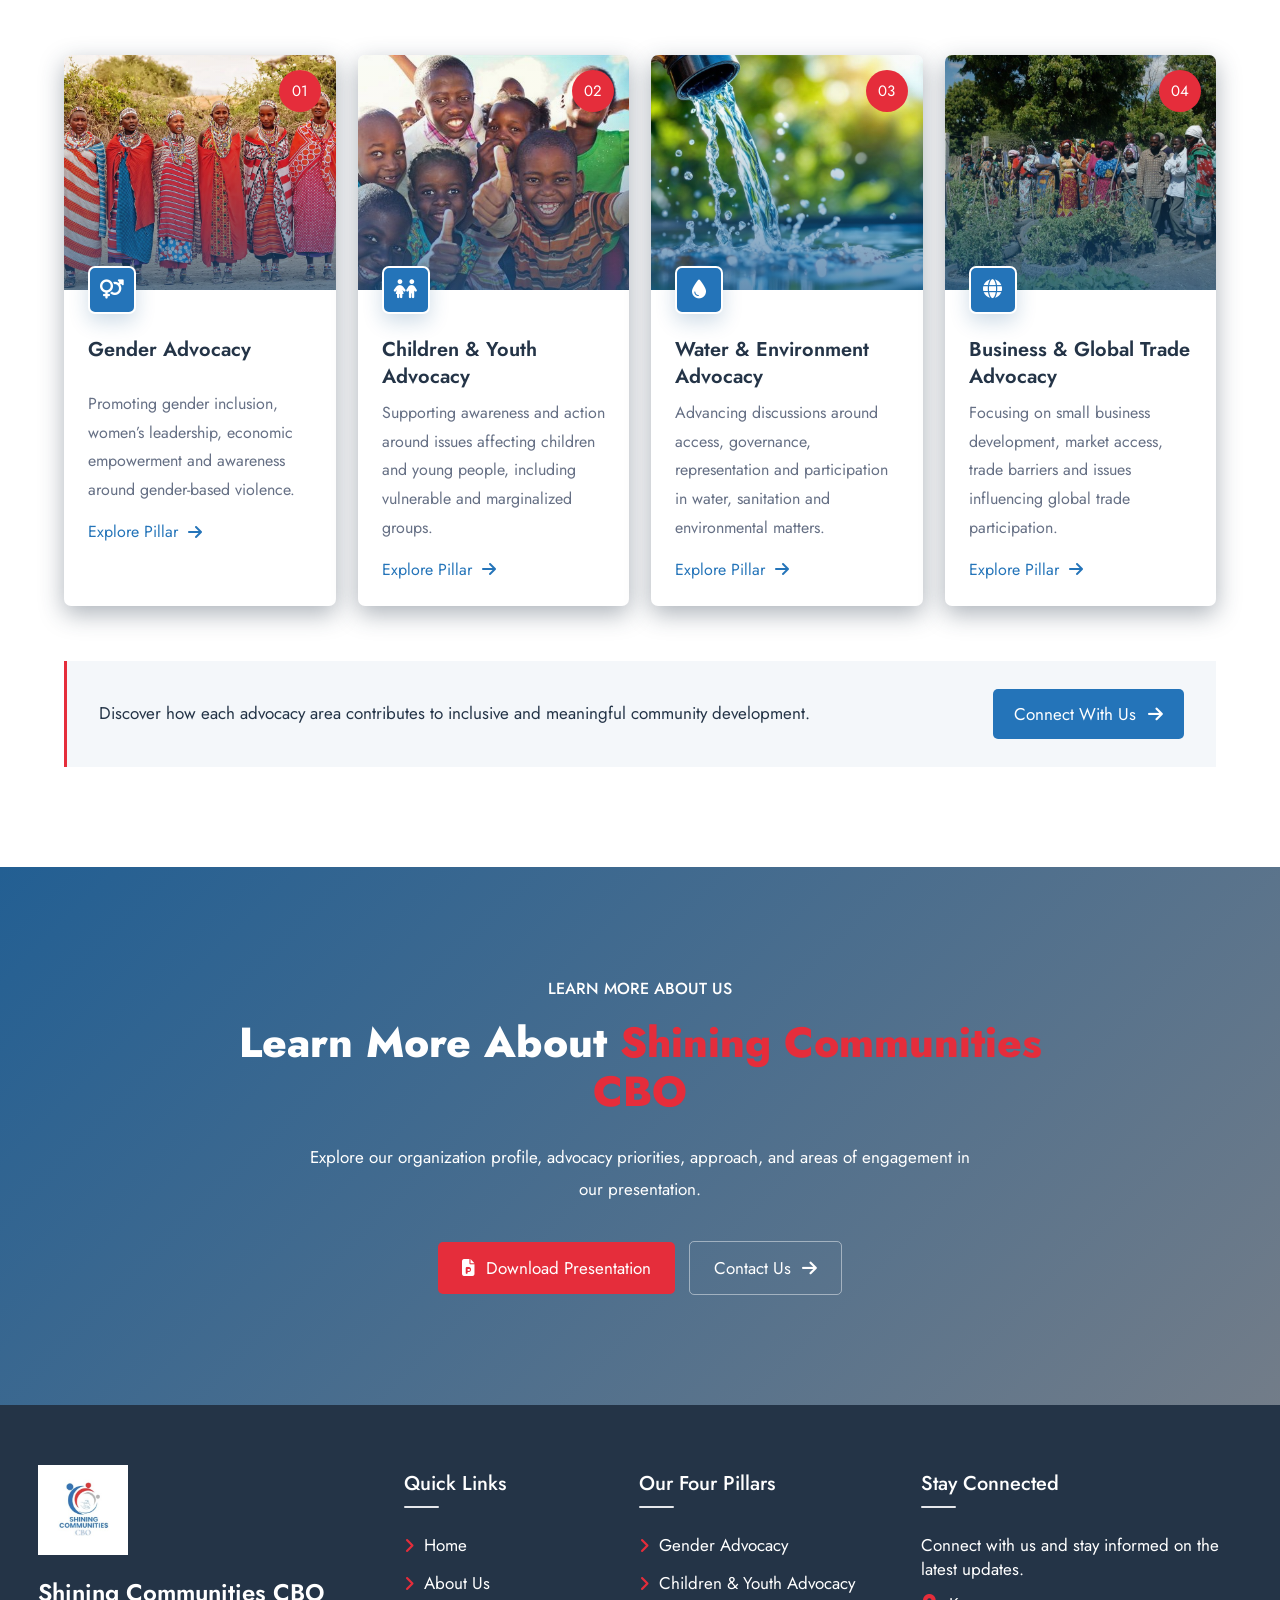
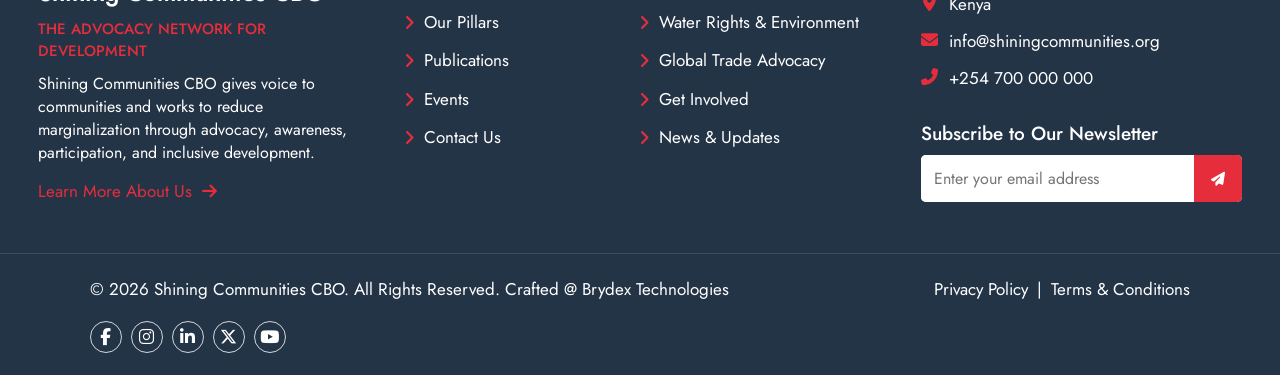
<file: about.html>
<!DOCTYPE html>
<html lang="en">
<head>
    <meta charset="UTF-8">
    <meta name="viewport" content="width=device-width, initial-scale=1.0">
    <link href="https://fonts.googleapis.com/css2?family=Jost:wght@300;400;500;600;700&display=swap"rel="stylesheet">
    <link rel="stylesheet"href="https://cdnjs.cloudflare.com/ajax/libs/font-awesome/6.7.2/css/all.min.css">
    <link rel="stylesheet" href="style.css">
    <title>About | Shining Communities CBO</title>

    <!-- Favicon -->
    <link rel="icon" href="logo/logo new cbo_page.jpg">
</head>
<Style>
/* ==========================================
   ABOUT PAGE HERO
========================================== */
.about-page-hero {
    position: relative;
    isolation: isolate;
    width: 100%;
    min-height: 500px;
    display: flex;
    align-items: center;
    overflow: hidden;
    color: var(--white);
}
.about-page-hero-background {
    position: absolute;
    inset: 0;
    z-index: -3;
    background-image: url("image/8d6ea1eae4e6d4b507835ca942269ee3.jpg");
    background-position: top;
    background-repeat: no-repeat;
    background-size: cover;
}
.about-page-hero-overlay {
    position: absolute;
    inset: 0;
    z-index: -2;
    background:
        linear-gradient(
            90deg,
            rgba(36, 52, 71, 0.94) 0%,
            rgba(21, 85, 140, 0.78) 52%,
            rgba(36, 52, 71, 0.42) 100%
        );
}
.about-page-hero-container {
    width: 100%;
    max-width: 1380px;
    margin: 0 auto;
    padding: 85px 5%;
}
.about-page-hero-content {
    max-width: 850px;
}
.about-page-breadcrumb {
    display: flex;
    align-items: center;
    flex-wrap: wrap;
    gap: 10px;
    margin-bottom: 22px;
    color: rgb(255, 255, 255);
    font-size: 18px;
    font-weight: 500;
}
.about-page-breadcrumb a {
    color: var(--secondary);
    text-decoration: none;
    transition: color 0.3s ease;
}
.about-page-breadcrumb a:hover {
    color: var(--white);
}
.about-page-breadcrumb i {
    color: rgba(255, 255, 255, 0.925);
    font-size: 18px;
}
.about-page-breadcrumb span {
    color: rgb(255, 255, 255);
}
.about-page-hero h1 {
    max-width: 800px;
    margin: 0 0 18px;
    color: var(--white);
    font-size: clamp(34px, 4.5vw, 57px);
    line-height: 1.12;
    font-weight: 800;
    letter-spacing: -0.8px;
}
.about-page-hero p {
    margin: 0;
    color: var(--white);
    font-size: clamp(16px, 1.7vw, 20px);
    line-height: 1.5;
    font-weight: 500;
}
/* ==========================================
   RESPONSIVE DESIGN
========================================== */
@media (max-width: 992px) {
    .about-page-hero {
        min-height: 350px;
    }
    .about-page-hero-container {
        padding: 75px 6%;
    }
    .about-page-hero h1 {
        font-size: 46px;
    }
}
@media (max-width: 600px) {
    .about-page-hero {
        min-height: 320px;
    }
    .about-page-hero-container {
        padding: 70px 9%;
    }
    .about-page-breadcrumb {
        margin-bottom: 18px;
        font-size: 11px;
    }
    .about-page-hero h1 {
        font-size: 34px;
        letter-spacing: -0.4px;
    }
    .about-page-hero p {
        font-size: 16px;
    }
}
@media (max-width: 380px) {
    .about-page-hero h1 {
        font-size: 30px;
    }
}
/* ==========================================
   ORGANIZATION INTRODUCTION
========================================== */
.organization-introduction {
    position: relative;
    padding: 100px 5%;
    background: var(--white);
    overflow: hidden;
}
.organization-introduction-container {
    width: 100%;
    max-width: 1380px;
    margin: 0 auto;
    display: grid;
    grid-template-columns: minmax(0, 0.95fr) minmax(0, 1.05fr);
    align-items: center;
    gap: 75px;
}
/* ==========================================
   IMAGE AREA
========================================== */
.organization-introduction-visual {
    position: relative;
    min-height: 535px;
    display: flex;
    align-items: center;
    justify-content: center;
}
.organization-main-image {
    position: relative;
    z-index: 2;
    width: 100%;
    height: 510px;
    overflow: hidden;
    border-radius: 8px;
    background: var(--light);
    box-shadow: 0 20px 45px rgba(36, 52, 71, 0.14);
}
.organization-main-image img {
    width: 100%;
    height: 100%;
    display: block;
    object-fit: cover;
    transition: transform 0.6s ease;
}
.organization-main-image:hover img {
    transform: scale(1.06);
}
/* ==========================================
   IMAGE FLOATING CARD
========================================== */
.organization-image-card {
    position: absolute;
    left: -28px;
    bottom: 35px;
    z-index: 4;
    display: flex;
    align-items: center;
    gap: 13px;
    max-width: 280px;
    padding: 19px 22px;
    background: var(--primary);
    color: var(--white);
    border-radius: 7px;
    box-shadow: 0 15px 35px rgba(21, 85, 140, 0.25);
}
.organization-image-card > i {
    width: 42px;
    height: 42px;
    flex-shrink: 0;
    display: flex;
    align-items: center;
    justify-content: center;
    border-radius: 50%;
    background: rgba(255, 255, 255, 0.15);
    font-size: 19px;
}
.organization-image-card strong,
.organization-image-card span {
    display: block;
}
.organization-image-card strong {
    font-size: 17px;
    font-weight: 800;
}
.organization-image-card span {
    color: rgba(255, 255, 255, 0.78);
    font-size: 16px;
}
/* ==========================================
   DECORATIVE SHAPE
========================================== */
.organization-image-shape {
    position: absolute;
    top: 28px;
    right: -22px;
    z-index: 1;
    width: 145px;
    height: 145px;
    border: 10px solid var(--secondary);
    border-radius: 8px;
}
/* ==========================================
   CONTENT AREA
========================================== */
.organization-introduction-content {
    position: relative;
    z-index: 2;
}
.organization-section-label {
    display: inline-block;
    margin-bottom: 15px;
    color: var(--secondary);
    font-size: 16px;
    font-weight: 500;
    text-transform: uppercase;
}
.organization-introduction-content h2 {
    max-width: 700px;
    margin: 0 0 25px;
    color: var(--dark);
    font-size: clamp(31px, 3.3vw, 47px);
    line-height: 1.18;
    font-weight: 700;
}
.organization-introduction-content h2 span {
    color: var(--primary);
}
.organization-introduction-content p {
    max-width: 700px;
    margin: 0 0 17px;
    color: var(--muted);
    font-size: 17px;
    line-height: 1.9;
}
.organization-introduction-content .organization-lead {
    color: var(--dark);
    font-size: 17px;
    line-height: 1.85;
}
/* ==========================================
   FOCUS AREAS
========================================== */
.organization-focus-grid {
    display: grid;
    grid-template-columns: repeat(2, minmax(0, 1fr));
    gap: 13px 25px;
    margin-top: 28px;
}
.organization-focus-item {
    display: flex;
    align-items: center;
    gap: 11px;
    color: var(--dark);
    font-size: 17px;
    font-weight: 400;
}
.organization-focus-item i {
    width: 34px;
    height: 34px;
    flex-shrink: 0;
    display: flex;
    align-items: center;
    justify-content: center;
    border-radius: 6px;
    background: rgba(36, 116, 185, 0.1);
    color: var(--primary);
    font-size: 18px;
}
/* ==========================================
   ACTION BUTTONS
========================================== */
.organization-introduction-actions {
    display: flex;
    align-items: center;
    flex-wrap: wrap;
    gap: 13px;
    margin-top: 32px;
}
.organization-presentation-btn,
.organization-contact-btn {
    display: inline-flex;
    align-items: center;
    justify-content: center;
    gap: 10px;
    min-height: 50px;
    padding: 13px 20px;
    border-radius: 5px;
    font-size: 17px;
    text-decoration: none;
    transition:
        background 0.3s ease,
        color 0.3s ease,
        border-color 0.3s ease,
        transform 0.3s ease;
}
.organization-presentation-btn {
    background: var(--primary);
    color: var(--white);
}
.organization-presentation-btn:hover {
    background: var(--primary-dark);
    color: var(--white);
    transform: translateY(-3px);
}
.organization-contact-btn {
    border: 1px solid var(--border);
    background: var(--white);
    color: var(--primary);
}
.organization-contact-btn:hover {
    border-color: var(--primary);
    background: var(--light);
    transform: translateY(-3px);
}
/* ==========================================
   RESPONSIVE DESIGN
========================================== */
@media (max-width: 1200px) {
    .organization-introduction {
        padding: 90px 5%;
    }
    .organization-introduction-container {
        gap: 50px;
    }
    .organization-image-card {
        left: -15px;
    }
    .organization-image-shape {
        right: -10px;
    }
}
@media (max-width: 992px) {
    .organization-introduction-container {
        grid-template-columns: 1fr;
        gap: 55px;
    }
    .organization-introduction-visual {
        width: 100%;
        max-width: 680px;
        margin: 0 auto;
    }
    .organization-introduction-content {
        max-width: 850px;
        margin: 0 auto;
    }
}
@media (max-width: 600px) {
    .organization-introduction {
        padding: 70px 5%;
    }
    .organization-introduction-visual {
        min-height: 390px;
    }
    .organization-main-image {
        height: 370px;
        border-radius: 6px;
    }
    .organization-image-card {
        left: 12px;
        bottom: 20px;
        padding: 15px 17px;
    }
    .organization-image-shape {
        top: 15px;
        right: 0;
        width: 90px;
        height: 90px;
        border-width: 7px;
    }
    .organization-introduction-content h2 {
        font-size: 31px;
    }
    .organization-introduction-content .organization-lead {
        font-size: 15px;
    }
    .organization-introduction-content p {
        font-size: 15px;
        line-height: 1.8;
    }
    .organization-focus-grid {
        grid-template-columns: 1fr;
        gap: 13px;
    }
    .organization-introduction-actions {
        align-items: stretch;
        flex-direction: column;
    }
    .organization-presentation-btn,
    .organization-contact-btn {
        width: 100%;
    }
}
@media (max-width: 380px) {
    .organization-introduction-content h2 {
        font-size: 28px;
    }
    .organization-image-card {
        max-width: 245px;
    }
}
/* ==========================================
   OUR PURPOSE SECTION
========================================== */
.our-purpose-section {
    position: relative;
    padding: 100px 5%;
    background: var(--light);
    overflow: hidden;
}
.our-purpose-container {
    width: 100%;
    max-width: 1380px;
    margin: 0 auto;
}
/* ==========================================
   SECTION HEADING
========================================== */
.our-purpose-heading {
    max-width: 850px;
    margin: 0 auto 65px;
    text-align: center;
}
.purpose-section-label {
    display: inline-block;
    margin-bottom: 15px;
    color: var(--secondary);
    font-size: 16px;
    font-weight: 500;
    text-transform: uppercase;
}
.our-purpose-heading h2 {
    margin: 0 0 23px;
    color: var(--dark);
    font-size: clamp(32px, 3.5vw, 40px);
    line-height: 1.18;
    font-weight: 800;
}
.our-purpose-heading h2 span {
    color: var(--primary);
}
.our-purpose-heading p {
    max-width: 780px;
    margin: 0 auto;
    color: var(--muted);
    font-size: 17px;
    line-height: 1.9;
}
/* ==========================================
   MAIN CONTENT
========================================== */
.our-purpose-content {
    display: grid;
    grid-template-columns: minmax(0, 0.9fr) minmax(0, 1.1fr);
    align-items: center;
    gap: 75px;
}
/* ==========================================
   VISUAL
========================================== */
.our-purpose-visual {
    position: relative;
    min-height: 555px;
    display: flex;
    align-items: center;
}
.purpose-image-wrapper {
    position: relative;
    z-index: 2;
    width: 100%;
    height: 520px;
    overflow: hidden;
    border-radius: 8px;
    background: var(--white);
    box-shadow: 0 20px 45px rgba(36, 52, 71, 0.13);
}
.purpose-image-wrapper::after {
    content: "";
    position: absolute;
    inset: 0;
    background: linear-gradient(
        to top,
        rgba(21, 85, 140, 0.35),
        transparent 55%
    );
    pointer-events: none;
}
.purpose-image-wrapper img {
    width: 100%;
    height: 100%;
    display: block;
    object-fit: cover;
    transition: transform 0.6s ease;
}
.purpose-image-wrapper:hover img {
    transform: scale(1.06);
}
/* Decorative Shape */
.our-purpose-visual::before {
    content: "";
    position: absolute;
    top: 25px;
    left: -25px;
    width: 145px;
    height: 145px;
    border: 10px solid var(--secondary);
    border-radius: 8px;
    z-index: 1;
}
/* Quote Card */
.purpose-quote-card {
    position: absolute;
    right: -28px;
    bottom: 35px;
    z-index: 4;
    width: min(330px, 85%);
    padding: 25px 27px;
    background: var(--primary);
    color: var(--white);
    border-radius: 7px;
    box-shadow: 0 18px 38px rgba(21, 85, 140, 0.25);
}
.purpose-quote-card i {
    margin-bottom: 14px;
    color: rgba(255, 255, 255, 0.7);
    font-size: 25px;
}
.purpose-quote-card p {
    margin: 0 0 14px;
    color: var(--white);
    font-size: 17px;
    line-height: 1.65;
}
.purpose-quote-card span {
    display: block;
    color: rgba(255, 255, 255, 0.75);
    font-size: 16px;
    font-weight: 800;
    text-transform: uppercase;
}
/* ==========================================
   PURPOSE POINTS
========================================== */
.our-purpose-points {
    display: flex;
    flex-direction: column;
    gap: 10px;
}
.purpose-point {
    display: flex;
    align-items: flex-start;
    gap: 18px;
    padding: 22px 24px;
    background: var(--white);
    border-radius: 7px;
    transition:
        transform 0.3s ease,
        box-shadow 0.3s ease,
        border-color 0.3s ease;
}
.purpose-point:hover {
    transform: translateY(-4px);
    border-color: rgba(36, 116, 185, 0.35);
    box-shadow: 0 12px 30px rgba(36, 52, 71, 0.08);
}
.purpose-point-icon {
    width: 48px;
    height: 48px;
    flex: 0 0 48px;
    display: flex;
    align-items: center;
    justify-content: center;
    border-radius: 7px;
    background: rgba(36, 116, 185, 0.1);
    color: var(--primary);
    font-size: 19px;
}
.purpose-point-text h3 {
    margin: 0 0 8px;
    color: var(--dark);
    font-size: 17px;
    line-height: 1.35;
    font-weight: 800;
}
.purpose-point-text p {
    margin: 0;
    color: var(--muted);
    font-size: 16px;
    line-height: 1.8;
}
/* ==========================================
   RESPONSIVE DESIGN
========================================== */
@media (max-width: 1200px) {
    .our-purpose-section {
        padding: 90px 5%;
    }
    .our-purpose-content {
        gap: 50px;
    }
    .purpose-quote-card {
        right: -15px;
    }
    .our-purpose-visual::before {
        left: -12px;
    }
}
@media (max-width: 992px) {
    .our-purpose-heading {
        margin-bottom: 50px;
    }
    .our-purpose-content {
        grid-template-columns: 1fr;
        gap: 60px;
    }
    .our-purpose-visual {
        width: 100%;
        max-width: 680px;
        margin: 0 auto;
    }
    .our-purpose-points {
        max-width: 850px;
        width: 100%;
        margin: 0 auto;
    }
}
@media (max-width: 600px) {
    .our-purpose-section {
        padding: 75px 5%;
    }
    .our-purpose-heading {
        margin-bottom: 40px;
    }
    .our-purpose-heading h2 {
        font-size: 31px;
    }
    .our-purpose-heading p {
        font-size: 16px;
        line-height: 1.8;
    }
    .our-purpose-visual {
        min-height: 405px;
    }
    .purpose-image-wrapper {
        height: 385px;
        border-radius: 6px;
    }
    .our-purpose-visual::before {
        top: 15px;
        left: 0;
        width: 90px;
        height: 90px;
        border-width: 7px;
    }
    .purpose-quote-card {
        right: 12px;
        bottom: 20px;
        width: calc(100% - 24px);
        padding: 20px;
    }
    .purpose-quote-card p {
        font-size: 16px;
    }
    .purpose-point {
        gap: 13px;
        padding: 18px;
    }
    .purpose-point-icon {
        width: 42px;
        height: 42px;
        flex-basis: 42px;
        font-size: 19px;
    }
    .purpose-point-text h3 {
        font-size: 17px;
    }
    .purpose-point-text p {
        font-size: 16px;
        line-height: 1.75;
    }

}
@media (max-width: 380px) {
    .our-purpose-heading h2 {
        font-size: 28px;
    }
    .purpose-point {
        align-items: flex-start;
    }
    .purpose-point-icon {
        width: 38px;
        height: 38px;
        flex-basis: 38px;
    }
}
/* ==========================================
   OUR FOUR ADVOCACY PILLARS
========================================== */
.advocacy-pillars-section {
    position: relative;
    padding: 100px 5%;
    background: var(--white);
    overflow: hidden;
}
.advocacy-pillars-container {
    width: 100%;
    max-width: 1380px;
    margin: 0 auto;
}
/* ==========================================
   SECTION HEADING
========================================== */
.advocacy-pillars-heading {
    max-width: 850px;
    margin: 0 auto 60px;
    text-align: center;
}
.pillars-section-label {
    display: inline-block;
    margin-bottom: 15px;
    color: var(--secondary);
    font-size: 16px;
    font-weight: 500;
    text-transform: uppercase;
}
.advocacy-pillars-heading h2 {
    margin: 0 0 23px;
    color: var(--dark);
    font-size: clamp(32px, 3.5vw, 42px);
    line-height: 1.18;
    font-weight: 800;
}
.advocacy-pillars-heading h2 span {
    color: var(--primary);
}
.advocacy-pillars-heading p {
    max-width: 780px;
    margin: 0 auto;
    color: var(--muted);
    font-size: 17px;
    line-height: 1.9;
}
/* ==========================================
   PILLARS GRID
========================================== */
.advocacy-pillars-grid {
    display: grid;
    grid-template-columns: repeat(4, minmax(0, 1fr));
    gap: 22px;
}
/* ==========================================
   PILLAR CARD
========================================== */
.advocacy-pillar-card {
    position: relative;
    display: flex;
    flex-direction: column;
    min-width: 0;
    overflow: hidden;
    background: var(--white);
    border-radius: 7px;
    text-decoration: none;
    box-shadow: 0 8px 25px rgba(36, 52, 71, 0.377);
    transition:
        transform 0.35s ease,
        box-shadow 0.35s ease,
        border-color 0.35s ease;
}
.advocacy-pillar-card:hover {
    transform: translateY(-8px);
    border-color: rgba(36, 116, 185, 0.35);
    box-shadow: 0 18px 40px rgba(36, 52, 71, 0.12);
}
/* ==========================================
   IMAGE
========================================== */
.advocacy-pillar-image {
    position: relative;
    height: 235px;
    overflow: hidden;
    background: var(--light);
}
.advocacy-pillar-image img {
    width: 100%;
    height: 100%;
    display: block;
    object-fit: cover;
    transition: transform 0.6s ease;
}
.advocacy-pillar-card:hover .advocacy-pillar-image img {
    transform: scale(1.08);
}
.advocacy-pillar-overlay {
    position: absolute;
    inset: 0;
    background: linear-gradient(
        to top,
        rgba(21, 85, 140, 0.65),
        rgba(36, 52, 71, 0.02) 75%
    );
    pointer-events: none;
}
.advocacy-pillar-number {
    position: absolute;
    top: 15px;
    right: 15px;
    z-index: 2;
    display: flex;
    align-items: center;
    justify-content: center;
    width: 42px;
    height: 42px;
    border-radius: 50%;
    background: var(--secondary);
    color: var(--white);
    font-size: 15px;
    font-weight: 400;
}
/* ==========================================
   CARD CONTENT
========================================== */
.advocacy-pillar-content {
    position: relative;
    display: flex;
    flex: 1;
    flex-direction: column;
    align-items: flex-start;
    padding: 28px 24px 25px;
}
.advocacy-pillar-icon {
    display: flex;
    align-items: center;
    justify-content: center;
    width: 48px;
    height: 48px;
    margin-top: -52px;
    margin-bottom: 22px;
    position: relative;
    z-index: 3;
    border: 2px solid var(--white);
    border-radius: 7px;
    background: var(--primary);
    color: var(--white);
    font-size: 19px;
    box-shadow: 0 8px 20px rgba(21, 85, 140, 0.2);
}
.advocacy-pillar-content h3 {
    min-height: 45px;
    margin: 0 0 9px;
    color: var(--dark);
    font-size: 20px;
    line-height: 1.35;
    font-weight: 600;
}
.advocacy-pillar-content p {
    margin: 0 0 15px;
    color: var(--muted);
    font-size: 16px;
    line-height: 1.8;
}
.advocacy-pillar-link {
    display: inline-flex;
    align-items: center;
    gap: 10px;
    color: var(--primary);
    font-size: 16px;
    transition: color 0.3s ease, gap 0.3s ease;
}
.advocacy-pillar-link i {
    font-size: 16px;
    transition: transform 0.3s ease;
}
.advocacy-pillar-card:hover .advocacy-pillar-link {
    color: var(--secondary);
    gap: 14px;
}
.advocacy-pillar-card:hover .advocacy-pillar-link i {
    transform: translateX(3px);
}
/* ==========================================
   BOTTOM CTA
========================================== */
.advocacy-pillars-cta {
    display: flex;
    align-items: center;
    justify-content: space-between;
    gap: 30px;
    margin-top: 55px;
    padding: 28px 32px;
    border-left: 3px solid var(--secondary);
    background: var(--light);
}
.advocacy-pillars-cta p {
    margin: 0;
    color: var(--dark);
    font-size: 17px;
    line-height: 1.7;
    font-weight: 400;
}
.pillars-cta-button {
    display: inline-flex;
    align-items: center;
    justify-content: center;
    flex-shrink: 0;
    gap: 12px;
    min-height: 48px;
    padding: 13px 21px;
    border-radius: 5px;
    background: var(--primary);
    color: var(--white);
    font-size: 17px;
    font-weight: 400;
    text-decoration: none;
    transition:
        background 0.3s ease,
        transform 0.3s ease;
}
.pillars-cta-button:hover {
    background: var(--primary-dark);
    color: var(--white);
    transform: translateY(-3px);
}
/* ==========================================
   RESPONSIVE DESIGN
========================================== */
@media (max-width: 1200px) {
    .advocacy-pillars-section {
        padding: 90px 5%;
    }
    .advocacy-pillars-grid {
        grid-template-columns: repeat(2, minmax(0, 1fr));
        gap: 25px;
    }
    .advocacy-pillar-image {
        height: 270px;
    }
}
@media (max-width: 768px) {
    .advocacy-pillars-heading {
        margin-bottom: 45px;
    }
    .advocacy-pillars-grid {
        grid-template-columns: 1fr;
        max-width: 560px;
        margin: 0 auto;
    }
    .advocacy-pillar-image {
        height: 280px;
    }
    .advocacy-pillars-cta {
        align-items: flex-start;
        flex-direction: column;
        gap: 22px;
        padding: 25px;
    }
    .pillars-cta-button {
        width: 100%;
    }
}
@media (max-width: 600px) {
    .advocacy-pillars-section {
        padding: 75px 5%;
    }
    .advocacy-pillars-heading h2 {
        font-size: 31px;
    }
    .advocacy-pillars-heading p {
        font-size: 16px;
        line-height: 1.8;
    }
    .advocacy-pillar-image {
        height: 245px;
    }
    .advocacy-pillar-content {
        padding: 26px 21px 23px;
    }
    .advocacy-pillar-content h3 {
        font-size: 19px;
    }
    .advocacy-pillar-content p {
        font-size: 16px;
    }
    .advocacy-pillars-cta p {
        font-size: 16px;
    }
}
@media (max-width: 380px) {
    .advocacy-pillars-heading h2 {
        font-size: 28px;
    }
    .advocacy-pillar-image {
        height: 220px;
    }
}
/* ==========================================
   ORGANIZATION PRESENTATION CTA
========================================== */
.presentation-cta-section {
    position: relative;
    min-height: 300px;
    display: flex;
    align-items: center;
    justify-content: center;
    padding: 110px 7%;
    isolation: isolate;
    overflow: hidden;

    /*
       Sticky background effect
       The background remains fixed while scrolling.
    */
    background-image: url("image/0bcc68cfd4cc0984a0d7c311d6645938.jpg");
    background-position: center;
    background-repeat: no-repeat;
    background-size: cover;
    background-attachment: fixed;
}
/* ==========================================
   OVERLAY
========================================== */
.presentation-cta-overlay {
    position: absolute;
    inset: 0;
    z-index: -1;
    background:
        linear-gradient(
            135deg,
            rgba(21, 85, 140, 0.94),
            rgba(36, 52, 71, 0.644)
        );
}
/* ==========================================
   CONTENT
========================================== */
.presentation-cta-container {
    position: relative;
    z-index: 2;
    width: 100%;
    max-width: 850px;
    margin: 0 auto;
    text-align: center;
}
.presentation-cta-label {
    display: inline-block;
    margin-bottom: 18px;
    color: var(--white);
    font-size: 16px;
    font-weight: 500;
    text-transform: uppercase;
}
.presentation-cta-container h2 {
    margin: 0 0 24px;
    color: var(--white);
    font-size: clamp(34px, 4vw, 42px);
    line-height: 1.18;
    font-weight: 800;
}
.presentation-cta-container h2 span {
    color: var(--secondary);
}
.presentation-cta-container p {
    max-width: 680px;
    margin: 0 auto;
    color: rgb(255, 255, 255);
    font-size: 17px;
    line-height: 1.9;
}
/* ==========================================
   BUTTONS
========================================== */
.presentation-cta-actions {
    display: flex;
    align-items: center;
    justify-content: center;
    flex-wrap: wrap;
    gap: 14px;
    margin-top: 35px;
}
.presentation-download-button,
.presentation-contact-button {
    display: inline-flex;
    align-items: center;
    justify-content: center;
    gap: 11px;
    min-height: 52px;
    padding: 14px 24px;
    border-radius: 5px;
    font-size: 17px;
    font-weight: 400;
    text-decoration: none;
    transition:
        background 0.3s ease,
        color 0.3s ease,
        border-color 0.3s ease,
        transform 0.3s ease;
}
.presentation-download-button {
    background: var(--secondary);
    color: var(--white);
}
.presentation-download-button:hover {
    background: var(--secondary-dark);
    color: var(--white);
    transform: translateY(-3px);
}
.presentation-contact-button {
    border: 1px solid rgba(255, 255, 255, 0.45);
    background: transparent;
    color: var(--white);
}
.presentation-contact-button:hover {
    border-color: var(--white);
    background: var(--white);
    color: var(--primary);
    transform: translateY(-3px);
}
/* ==========================================
   RESPONSIVE DESIGN
========================================== */
@media (max-width: 992px) {
    .presentation-cta-section {
        padding: 90px 5%;
    }
}
@media (max-width: 768px) {
    /*
       Fixed backgrounds can behave inconsistently on some
       mobile browsers, so use a normal cover background.
    */
    .presentation-cta-section {
        min-height: 460px;
        background-attachment: scroll;
    }
    .presentation-cta-container h2 {
        font-size: 36px;
    }
}
@media (max-width: 600px) {
    .presentation-cta-section {
        min-height: 430px;
        padding: 75px 5%;
    }
    .presentation-cta-container h2 {
        font-size: 31px;
    }
    .presentation-cta-container p {
        font-size: 16px;
        line-height: 1.8;
    }
    .presentation-cta-actions {
        flex-direction: column;
        align-items: stretch;
        width: 100%;
    }
    .presentation-download-button,
    .presentation-contact-button {
        width: 100%;
    }
}
@media (max-width: 380px) {
    .presentation-cta-container h2 {
        font-size: 28px;
    }
}
</Style>
<body>
    <!--scrollbutton-->
    <div id="progress">
        <span id="progress-value">&#8593</span>
    </div>
    <!-- ==========================================
     TOP BAR
    ========================================== -->
    <div class="top-bar" id="top-bar">
        <div class="container top-content">

            <div class="top-left">
                <span>
                    <i class="fas fa-bullhorn"></i>
                    The Advocacy Network for Development
                </span>

                <span>
                    <i class="fas fa-envelope"></i>
                    info@shiningcommunities.org
                </span>
            </div>

            <div class="top-right">
                <a href="#" aria-label="Facebook">
                    <i class="fab fa-facebook-f"></i>
                </a>

                <a href="#" aria-label="LinkedIn">
                    <i class="fab fa-linkedin-in"></i>
                </a>

                <a href="#" aria-label="Instagram">
                    <i class="fab fa-instagram"></i>
                </a>

                <a href="#" aria-label="YouTube">
                    <i class="fab fa-youtube"></i>
                </a>
            </div>

        </div>
    </div>
    <!-- ==========================================
     MAIN HEADER
    ========================================== -->
    <header class="main-header" id="main-header">
        <!-- LOGO AREA -->
        <div class="logo-section">
            <a href="index.html" class="logo">
                <img src="logo/logo new cbo_page.jpg" alt="Shining Communities CBO">
            </a>
        </div>

        <!-- NAVIGATION -->
        <nav class="navbar" id="navbar">
            <ul>
                <li><a href="index.html" class="active">Home</a></li>
                <li><a href="about.html">About Us</a></li>
                <!-- PROGRAMS DROPDOWN -->
                <li class="dropdown">
                    <div class="dropdown-header">
                        <a href="programs.html" class="explore-link">Our Pillars</a>
                        <button class="dropdown-toggle" type="button" aria-label="Toggle Programs menu" aria-expanded="false">
                            <i class="fas fa-chevron-down"></i>
                        </button>
                    </div>
                    <ul class="dropdown-content">
                        <li><a href="gender-advocacy.html">Gender Advocacy</a></li>
                        <li><a href="children-youth-advocacy.html">Children & Youth Advocacy</a></li>
                        <li><a href="water-environment-advocacy.html">Water Rights & Environment Advocacy</a></li>
                        <li><a href="global-trade-advocacy.html">Global Trade Advocacy</a></li>
                    </ul>
                </li>
                <li><a href="publications.html">Publications</a></li>
                <li><a href="events.html">Events</a></li>
                <li><a href="contact.html">Contact</a></li>
            </ul>

            <!-- HEADER ACTIONS -->
            <div class="header-actions">
                <a href="partnership.html" class="partnership-btn">Get Involved<i class="fas fa-arrow-right"></i></a>
                <button class="header-search-btn" type="button" aria-label="Search website">
                    <i class="fas fa-search"></i>
                </button>
            </div>
        </nav>

        <!-- MOBILE MENU BUTTON -->
        <button class="menu-btn" id="menu-btn" type="button" aria-label="Toggle navigation menu" aria-expanded="false">
            <span></span>
            <span></span>
            <span></span>
        </button>

    </header>
    <!-- ==========================================
     ABOUT PAGE HERO
    ========================================== -->
    <section class="about-page-hero">

        <div class="about-page-hero-background"></div>

        <div class="about-page-hero-overlay"></div>

        <div class="about-page-hero-container">

            <div class="about-page-hero-content"
                data-aos="fade-up"
                data-aos-duration="1000">

                <span class="about-page-breadcrumb">
                    <a href="index.html">Home</a>
                    <i class="fas fa-angle-right"></i>
                    <span>About Us</span>
                </span>

                <h1>
                    About Shining Communities CBO
                </h1>

                <p>
                    The Advocacy Network for Development
                </p>

            </div>

        </div>

    </section>
    <!-- ==========================================
     ORGANIZATION INTRODUCTION
    ========================================== -->
    <section class="organization-introduction" id="organization-introduction">

        <div class="organization-introduction-container">

            <!-- IMAGE AREA -->
            <div class="organization-introduction-visual"
                data-aos="fade-right"
                data-aos-duration="1000">

                <div class="organization-main-image">

                    <img src="image/c3eb69aca1301d47c71a8f06c21c46d5.jpg"
                        alt="Shining Communities CBO supporting community advocacy and development">

                </div>

                <div class="organization-image-card">

                    <i class="fas fa-users"></i>

                    <div>
                        <strong>Community Voices</strong>
                        <span>Awareness, Advocacy &amp; Action</span>
                    </div>

                </div>

                <div class="organization-image-shape"></div>

            </div>


            <!-- CONTENT AREA -->
            <div class="organization-introduction-content"
                data-aos="fade-left"
                data-aos-duration="1000">

                <span class="organization-section-label">
                    Who We Are
                </span>

                <h2>
                    Giving Communities a Voice for
                    <span>Inclusive Development</span>
                </h2>

                <p class="organization-lead">
                    Shining Communities CBO is Kenya’s advocacy initiative for
                    development. Our work focuses on giving voice to communities
                    with a view to reducing the marginalisation gap in the areas
                    of gender, children and youth, water and sanitation rights,
                    and global trade.
                </p>

                <p>
                    We seek to generate knowledge around these areas, create
                    awareness among relevant actors, and build a rationale for
                    meaningful action. Our approach involves reviewing current
                    trends, identifying gaps and challenges, understanding what
                    needs to be done, and identifying platforms through which
                    community voices can be heard.
                </p>

                <p>
                    The information and experiences gathered are developed into
                    papers, newsletters, posters, and publications. These are
                    shared through seminars, workshops, international meetings,
                    conferences, and digital platforms, including our website.
                </p>


                <!-- FOCUS AREAS -->
                <div class="organization-focus-grid">

                    <div class="organization-focus-item">

                        <i class="fas fa-bullhorn"></i>

                        <span>
                            Awareness Creation
                        </span>

                    </div>

                    <div class="organization-focus-item">

                        <i class="fas fa-comments"></i>

                        <span>
                            Community Participation
                        </span>

                    </div>

                    <div class="organization-focus-item">

                        <i class="fas fa-book-open"></i>

                        <span>
                            Knowledge Generation
                        </span>

                    </div>

                    <div class="organization-focus-item">

                        <i class="fas fa-hands-helping"></i>

                        <span>
                            Advocacy &amp; Action
                        </span>

                    </div>

                </div>


                <!-- ACTIONS -->
                <div class="organization-introduction-actions">

                    <a href="documents/Shining Communities Presentation Final.pptx"
                    class="organization-presentation-btn"
                    target="_blank"
                    rel="noopener noreferrer">
                        <i class="fas fa-file-powerpoint"></i>
                        View Organization Presentation
                    </a>

                    <a href="contact.html"
                    class="organization-contact-btn">

                        Contact Us

                        <i class="fas fa-arrow-right"></i>

                    </a>

                </div>

            </div>

        </div>

    </section>
    <!-- ==========================================
     OUR PURPOSE SECTION
    ========================================== -->
    <section class="our-purpose-section" id="our-purpose">

        <div class="our-purpose-container">

            <!-- SECTION INTRODUCTION -->
            <div class="our-purpose-heading"
                data-aos="fade-up"
                data-aos-duration="1000">

                <span class="purpose-section-label">Our Purpose</span>

                <h2>
                    Creating Space for
                    <span>Every Community Voice</span>
                </h2>

                <p>
                    Shining Communities CBO exists to give communities a voice
                    and contribute towards reducing the marginalization gap.
                    Through knowledge generation, awareness creation and
                    meaningful engagement, we work to ensure that communities
                    are better positioned to participate in issues that affect
                    their lives and development.
                </p>

            </div>

            <!-- PURPOSE CONTENT -->
            <div class="our-purpose-content">

                <!-- VISUAL -->
                <div class="our-purpose-visual"
                    data-aos="fade-right"
                    data-aos-duration="1000">

                    <div class="purpose-image-wrapper">
                        <img src="image/8d6ea1eae4e6d4b507835ca942269ee3.jpg"
                            alt="Community members participating in advocacy and development activities">
                    </div>

                    <div class="purpose-quote-card">
                        <i class="fas fa-quote-left"></i>

                        <p>
                            Giving voice to communities with a view to reducing
                            the marginalization gap.
                        </p>

                        <span>Our Thrust</span>
                    </div>

                </div>

                <!-- PURPOSE POINTS -->
                <div class="our-purpose-points"
                    data-aos="fade-left"
                    data-aos-duration="1000">

                    <div class="purpose-point">
                        <div class="purpose-point-icon">
                            <i class="fas fa-bullhorn"></i>
                        </div>

                        <div class="purpose-point-text">
                            <h3>Giving Communities a Voice</h3>

                            <p>
                                Creating opportunities for communities to express
                                their experiences, concerns, priorities and
                                aspirations on matters affecting their development.
                            </p>
                        </div>
                    </div>

                    <div class="purpose-point">
                        <div class="purpose-point-icon">
                            <i class="fas fa-people-arrows"></i>
                        </div>

                        <div class="purpose-point-text">
                            <h3>Reducing Marginalization</h3>

                            <p>
                                Addressing gaps that prevent individuals and
                                communities from being meaningfully included in
                                social, economic and development processes.
                            </p>
                        </div>
                    </div>

                    <div class="purpose-point">
                        <div class="purpose-point-icon">
                            <i class="fas fa-lightbulb"></i>
                        </div>

                        <div class="purpose-point-text">
                            <h3>Creating Awareness</h3>

                            <p>
                                Generating and sharing knowledge that helps
                                communities, institutions and other actors
                                understand important issues and emerging challenges.
                            </p>
                        </div>
                    </div>

                    <div class="purpose-point">
                        <div class="purpose-point-icon">
                            <i class="fas fa-users"></i>
                        </div>

                        <div class="purpose-point-text">
                            <h3>Promoting Community Participation</h3>

                            <p>
                                Encouraging active participation in discussions,
                                initiatives, platforms and decisions that shape
                                community wellbeing and development.
                            </p>
                        </div>
                    </div>

                    <div class="purpose-point">
                        <div class="purpose-point-icon">
                            <i class="fas fa-arrow-right-arrow-left"></i>
                        </div>

                        <div class="purpose-point-text">
                            <h3>Turning Knowledge into Action</h3>

                            <p>
                                Transforming information, research and community
                                experiences into practical advocacy, awareness
                                initiatives and meaningful action.
                            </p>
                        </div>
                    </div>

                </div>

            </div>

        </div>

    </section>
    <!-- ==========================================
     OUR FOUR ADVOCACY PILLARS
    ========================================== -->
    <section class="advocacy-pillars-section" id="advocacy-pillars">

        <div class="advocacy-pillars-container">

            <!-- SECTION HEADING -->
            <div class="advocacy-pillars-heading"
                data-aos="fade-up"
                data-aos-duration="1000">

                <span class="pillars-section-label">
                    Our Areas of Focus
                </span>

                <h2>
                    Our 
                    <span>Advocacy Pillars</span>
                </h2>

                <p>
                    Our work is anchored around four key advocacy areas through
                    which we seek to amplify community voices, promote inclusion,
                    generate awareness and support meaningful development action.
                </p>

            </div>

            <!-- PILLARS GRID -->
            <div class="advocacy-pillars-grid">

                <!-- GENDER ADVOCACY -->
                <a href="gender-advocacy.html"
                class="advocacy-pillar-card"
                data-aos="fade-up"
                data-aos-delay="100"
                data-aos-duration="900">

                    <div class="advocacy-pillar-image">
                        <img src="image/8d6ea1eae4e6d4b507835ca942269ee3.jpg"
                            alt="Gender Advocacy">

                        <span class="advocacy-pillar-number">01</span>

                        <div class="advocacy-pillar-overlay"></div>
                    </div>

                    <div class="advocacy-pillar-content">

                        <div class="advocacy-pillar-icon">
                            <i class="fas fa-venus-mars"></i>
                        </div>

                        <h3>Gender Advocacy</h3>

                        <p>
                            Promoting gender inclusion, women’s leadership,
                            economic empowerment and awareness around
                            gender-based violence.
                        </p>

                        <span class="advocacy-pillar-link">
                            Explore Pillar
                            <i class="fas fa-arrow-right"></i>
                        </span>

                    </div>

                </a>

                <!-- CHILDREN AND YOUTH ADVOCACY -->
                <a href="children-youth-advocacy.html"
                class="advocacy-pillar-card"
                data-aos="fade-up"
                data-aos-delay="200"
                data-aos-duration="900">

                    <div class="advocacy-pillar-image">
                        <img src="image/ee7b6a91f39b6246f4b46b4870b63ad1.jpg"
                            alt="Children and Youth Advocacy">

                        <span class="advocacy-pillar-number">02</span>

                        <div class="advocacy-pillar-overlay"></div>
                    </div>

                    <div class="advocacy-pillar-content">

                        <div class="advocacy-pillar-icon">
                            <i class="fas fa-children"></i>
                        </div>

                        <h3>Children &amp; Youth Advocacy</h3>

                        <p>
                            Supporting awareness and action around issues
                            affecting children and young people, including
                            vulnerable and marginalized groups.
                        </p>

                        <span class="advocacy-pillar-link">
                            Explore Pillar
                            <i class="fas fa-arrow-right"></i>
                        </span>

                    </div>

                </a>

                <!-- WATER AND SANITATION RIGHTS -->
                <a href="water-environment-advocacy.html"
                class="advocacy-pillar-card"
                data-aos="fade-up"
                data-aos-delay="300"
                data-aos-duration="900">

                    <div class="advocacy-pillar-image">
                        <img src="image/9af9fe9f16bf0bb57a07796d1d045f45.jpg"
                            alt="Water and Sanitation Rights Advocacy">

                        <span class="advocacy-pillar-number">03</span>

                        <div class="advocacy-pillar-overlay"></div>
                    </div>

                    <div class="advocacy-pillar-content">

                        <div class="advocacy-pillar-icon">
                            <i class="fas fa-droplet"></i>
                        </div>

                        <h3>Water &amp; Environment Advocacy</h3>

                        <p>
                            Advancing discussions around access, governance,
                            representation and participation in water,
                            sanitation and environmental matters.
                        </p>

                        <span class="advocacy-pillar-link">
                            Explore Pillar
                            <i class="fas fa-arrow-right"></i>
                        </span>

                    </div>

                </a>

                <!-- BUSINESS AND GLOBAL TRADE -->
                <a href="global-trade-advocacy.html"
                class="advocacy-pillar-card"
                data-aos="fade-up"
                data-aos-delay="400"
                data-aos-duration="900">

                    <div class="advocacy-pillar-image">
                        <img src="image/c3eb69aca1301d47c71a8f06c21c46d5.jpg"
                            alt="Business and Global Trade Advocacy">

                        <span class="advocacy-pillar-number">04</span>

                        <div class="advocacy-pillar-overlay"></div>
                    </div>

                    <div class="advocacy-pillar-content">

                        <div class="advocacy-pillar-icon">
                            <i class="fas fa-globe"></i>
                        </div>

                        <h3>Business &amp; Global Trade Advocacy</h3>

                        <p>
                            Focusing on small business development, market access,
                            trade barriers and issues influencing global trade
                            participation.
                        </p>

                        <span class="advocacy-pillar-link">
                            Explore Pillar
                            <i class="fas fa-arrow-right"></i>
                        </span>

                    </div>

                </a>

            </div>

            <!-- BOTTOM CTA -->
            <div class="advocacy-pillars-cta"
                data-aos="fade-up"
                data-aos-duration="900">

                <p>
                    Discover how each advocacy area contributes to inclusive
                    and meaningful community development.
                </p>

                <a href="contact.html" class="pillars-cta-button">
                    Connect With Us
                    <i class="fas fa-arrow-right"></i>
                </a>

            </div>

        </div>

    </section>
    <!-- ==========================================
     ORGANIZATION PRESENTATION CTA
    ========================================== -->
    <section class="presentation-cta-section" id="organization-presentation">

        <div class="presentation-cta-overlay"></div>

        <div class="presentation-cta-container"
            data-aos="fade-up"
            data-aos-duration="1000">

            <span class="presentation-cta-label">
                Learn More About Us
            </span>

            <h2>
                Learn More About
                <span>Shining Communities CBO</span>
            </h2>

            <p>
                Explore our organization profile, advocacy priorities, approach,
                and areas of engagement in our presentation.
            </p>

            <div class="presentation-cta-actions">

                <!-- DOWNLOAD PRESENTATION -->
                <a href="documents/shining-communities-presentation.pptx"
                class="presentation-download-button"
                download>

                    <i class="fas fa-file-powerpoint"></i>
                    Download Presentation

                </a>

                <!-- CONTACT LINK -->
                <a href="contact.html"
                class="presentation-contact-button">

                    Contact Us
                    <i class="fas fa-arrow-right"></i>

                </a>

            </div>

        </div>

    </section>
    <!-- ==========================================
     FOOTER
    ========================================== -->
    <footer class="site-footer">

        <div class="footer-main">

            <div class="footer-container">

                <!-- ==================================
                    ORGANIZATION IDENTITY
                =================================== -->
                <div class="footer-column footer-about">

                    <a href="index.html" class="footer-logo">
                        <img src="logo/logo new cbo_page.jpg"
                            alt="Shining Communities CBO Logo">
                    </a>

                    <h3>
                        Shining Communities CBO
                    </h3>

                    <p class="footer-tagline">
                        The Advocacy Network for Development
                    </p>

                    <p>
                        Shining Communities CBO gives voice to communities
                        and works to reduce marginalization through advocacy,
                        awareness, participation, and inclusive development.
                    </p>

                    <a href="about.html" class="footer-about-link">
                        Learn More About Us
                        <i class="fas fa-arrow-right"></i>
                    </a>

                </div>


                <!-- ==================================
                    QUICK LINKS
                =================================== -->
                <div class="footer-column">

                    <h4 class="footer-heading">
                        Quick Links
                    </h4>

                    <ul class="footer-links">

                        <li>
                            <a href="index.html">
                                <i class="fas fa-angle-right"></i>
                                Home
                            </a>
                        </li>

                        <li>
                            <a href="about.html">
                                <i class="fas fa-angle-right"></i>
                                About Us
                            </a>
                        </li>

                        <li>
                            <a href="pillars.html">
                                <i class="fas fa-angle-right"></i>
                                Our Pillars
                            </a>
                        </li>

                        <li>
                            <a href="publications.html">
                                <i class="fas fa-angle-right"></i>
                                Publications
                            </a>
                        </li>

                        <li>
                            <a href="events.html">
                                <i class="fas fa-angle-right"></i>
                                Events
                            </a>
                        </li>

                        <li>
                            <a href="contact.html">
                                <i class="fas fa-angle-right"></i>
                                Contact Us
                            </a>
                        </li>

                    </ul>

                </div>


                <!-- ==================================
                    ADVOCACY PILLARS
                =================================== -->
                <div class="footer-column">

                    <h4 class="footer-heading">
                        Our Four Pillars
                    </h4>

                    <ul class="footer-links">

                        <li>
                            <a href="gender-advocacy.html">
                                <i class="fas fa-angle-right"></i>
                                Gender Advocacy
                            </a>
                        </li>

                        <li>
                            <a href="children-youth-advocacy.html">
                                <i class="fas fa-angle-right"></i>
                                Children &amp; Youth Advocacy
                            </a>
                        </li>

                        <li>
                            <a href="water-rights-environment.html">
                                <i class="fas fa-angle-right"></i>
                                Water Rights &amp; Environment
                            </a>
                        </li>

                        <li>
                            <a href="global-trade-advocacy.html">
                                <i class="fas fa-angle-right"></i>
                                Global Trade Advocacy
                            </a>
                        </li>

                        <li>
                            <a href="partnership.html">
                                <i class="fas fa-angle-right"></i>
                                Get Involved
                            </a>
                        </li>

                        <li>
                            <a href="news.html">
                                <i class="fas fa-angle-right"></i>
                                News &amp; Updates
                            </a>
                        </li>

                    </ul>

                </div>


                <!-- ==================================
                    CONTACT AND NEWSLETTER
                =================================== -->
                <div class="footer-column footer-contact-column">

                    <h4 class="footer-heading">
                        Stay Connected
                    </h4>

                    <p class="footer-contact-intro">
                        Connect with us and stay informed on the latest updates.
                    </p>


                    <!-- CONTACT DETAILS -->
                    <ul class="footer-contact-list">

                        <li>
                            <i class="fas fa-map-marker-alt"></i>

                            <span>
                                Kenya
                            </span>
                        </li>

                        <li>
                            <i class="fas fa-envelope"></i>

                            <a href="mailto:info@shiningcommunities.org">
                                info@shiningcommunities.org
                            </a>
                        </li>

                        <li>
                            <i class="fas fa-phone-alt"></i>

                            <a href="tel:+254700000000">
                                +254 700 000 000
                            </a>
                        </li>

                    </ul>


                    <!-- NEWSLETTER -->
                    <div class="footer-newsletter">

                        <h5>
                            Subscribe to Our Newsletter
                        </h5>

                        <form class="newsletter-form"
                            action="#"
                            method="post">

                            <label for="footer-email" class="sr-only">
                                Email Address
                            </label>

                            <input
                                type="email"
                                id="footer-email"
                                name="email"
                                placeholder="Enter your email address"
                                autocomplete="email"
                                required
                            >

                            <button type="submit"
                                    aria-label="Subscribe to newsletter">

                                <i class="fas fa-paper-plane"></i>

                            </button>

                        </form>

                    </div>

                </div>

            </div>

        </div>


        <!-- ==========================================
            FOOTER BOTTOM
        =========================================== -->
        <div class="footer-bottom">

            <div class="footer-bottom-container">

                <p>
                    &copy;
                    <span id="currentYear"></span>
                    Shining Communities CBO.
                    All Rights Reserved. Crafted @ <a href="https://wa.me/254700073919?text=Hello%20I%20am%20interested%20in%20your%20services">Brydex Technologies
                </p>

                <div class="footer-bottom-links">

                    <a href="privacy-policy.html">
                        Privacy Policy
                    </a>

                    <span>|</span>

                    <a href="terms.html">
                        Terms &amp; Conditions
                    </a>

                </div>


                <!-- SOCIAL MEDIA -->
                <div class="footer-socials">

                    <a href="#"
                    aria-label="Facebook"
                    target="_blank"
                    rel="noopener noreferrer">

                        <i class="fab fa-facebook-f"></i>

                    </a>

                    <a href="#"
                    aria-label="Instagram"
                    target="_blank"
                    rel="noopener noreferrer">

                        <i class="fab fa-instagram"></i>

                    </a>

                    <a href="#"
                    aria-label="LinkedIn"
                    target="_blank"
                    rel="noopener noreferrer">

                        <i class="fab fa-linkedin-in"></i>

                    </a>

                    <a href="#"
                    aria-label="X"
                    target="_blank"
                    rel="noopener noreferrer">

                        <i class="fab fa-x-twitter"></i>

                    </a>

                    <a href="#"
                    aria-label="YouTube"
                    target="_blank"
                    rel="noopener noreferrer">

                        <i class="fab fa-youtube"></i>

                    </a>

                </div>

            </div>

        </div>

    </footer>
    <script>
        document.addEventListener("DOMContentLoaded", function(){

            const menuBtn = document.getElementById("menu-btn");
            const navbar = document.getElementById("navbar");
            const mainHeader = document.getElementById("main-header");

            /*
            ==========================================
            MOBILE MENU TOGGLE
            ==========================================
            */

            if(menuBtn && navbar){

                menuBtn.addEventListener("click", function(){

                    menuBtn.classList.toggle("active");

                    navbar.classList.toggle("active");

                    const isOpen = navbar.classList.contains("active");

                    menuBtn.setAttribute("aria-expanded", isOpen);

                });

            }


            /*
            ==========================================
            DROPDOWN TOGGLE
            ==========================================
            */

            const dropdowns = document.querySelectorAll(".dropdown");

            dropdowns.forEach(function(dropdown){

                const toggle = dropdown.querySelector(".dropdown-toggle");

                if(!toggle) return;

                toggle.addEventListener("click", function(event){

                    event.preventDefault();

                    event.stopPropagation();

                    const isActive = dropdown.classList.contains("active");

                    // Close other dropdowns
                    dropdowns.forEach(function(item){

                        item.classList.remove("active");

                        const content = item.querySelector(".dropdown-content");

                        const button = item.querySelector(".dropdown-toggle");

                        if(content) content.style.display = "none";

                        if(button) button.setAttribute("aria-expanded", "false");

                    });


                    if(!isActive){

                        dropdown.classList.add("active");

                        const content = dropdown.querySelector(".dropdown-content");

                        if(content) content.style.display = "block";

                        toggle.setAttribute("aria-expanded", "true");

                    }

                });

            });


            /*
            ==========================================
            CLOSE DROPDOWN WHEN CLICKING OUTSIDE
            ==========================================
            */

            document.addEventListener("click", function(event){

                if(!event.target.closest(".dropdown")){

                    dropdowns.forEach(function(dropdown){

                        dropdown.classList.remove("active");

                        const content = dropdown.querySelector(".dropdown-content");

                        const toggle = dropdown.querySelector(".dropdown-toggle");

                        if(content) content.style.display = "none";

                        if(toggle) toggle.setAttribute("aria-expanded", "false");

                    });

                }

            });


            /*
            ==========================================
            CLOSE MOBILE MENU AFTER LINK CLICK
            ==========================================
            */

            const navLinks = document.querySelectorAll(
                ".navbar > ul > li:not(.dropdown) a"
            );

            navLinks.forEach(function(link){

                link.addEventListener("click", function(){

                    if(window.innerWidth <= 1050){

                        navbar.classList.remove("active");

                        menuBtn.classList.remove("active");

                        menuBtn.setAttribute("aria-expanded", "false");

                    }

                });

            });


            /*
            ==========================================
            STICKY HEADER SCROLL EFFECT
            ==========================================
            */

            window.addEventListener("scroll", function(){

                if(window.scrollY > 30){

                    mainHeader.classList.add("scrolled");

                }else{

                    mainHeader.classList.remove("scrolled");

                }

            });


            /*
            ==========================================
            RESET MOBILE MENU ON RESIZE
            ==========================================
            */

            window.addEventListener("resize", function(){

                if(window.innerWidth > 1050){

                    navbar.classList.remove("active");

                    menuBtn.classList.remove("active");

                    menuBtn.setAttribute("aria-expanded", "false");

                }

            });

        });

        // SCROLL BUTTON
        let calcScrollValue = () => {
            let scrollProgress = document.getElementById("progress");
            let pos = document.documentElement.scrollTop;
            let calcHeight = document.documentElement.scrollHeight - document.documentElement.clientHeight;
            let scrollValue = Math.round((pos * 100)/calcHeight);

            if (pos > 100) {
                scrollProgress.style.display = "grid";
            } else {
                scrollProgress.style.display = "none";
            }

            scrollProgress.onclick = () => {
                document.documentElement.scrollTop = 0;
            };

            scrollProgress.style.background =
                `conic-gradient(#0B2C6B ${scrollValue}%, white ${scrollValue}%)`;
        };

        window.addEventListener("scroll", calcScrollValue);

        document.addEventListener("DOMContentLoaded", function () {

            const yearElement = document.getElementById("currentYear");

            if (yearElement) {
                yearElement.textContent = new Date().getFullYear();
            }

        });
    </script>
</body>
</html>
</file>
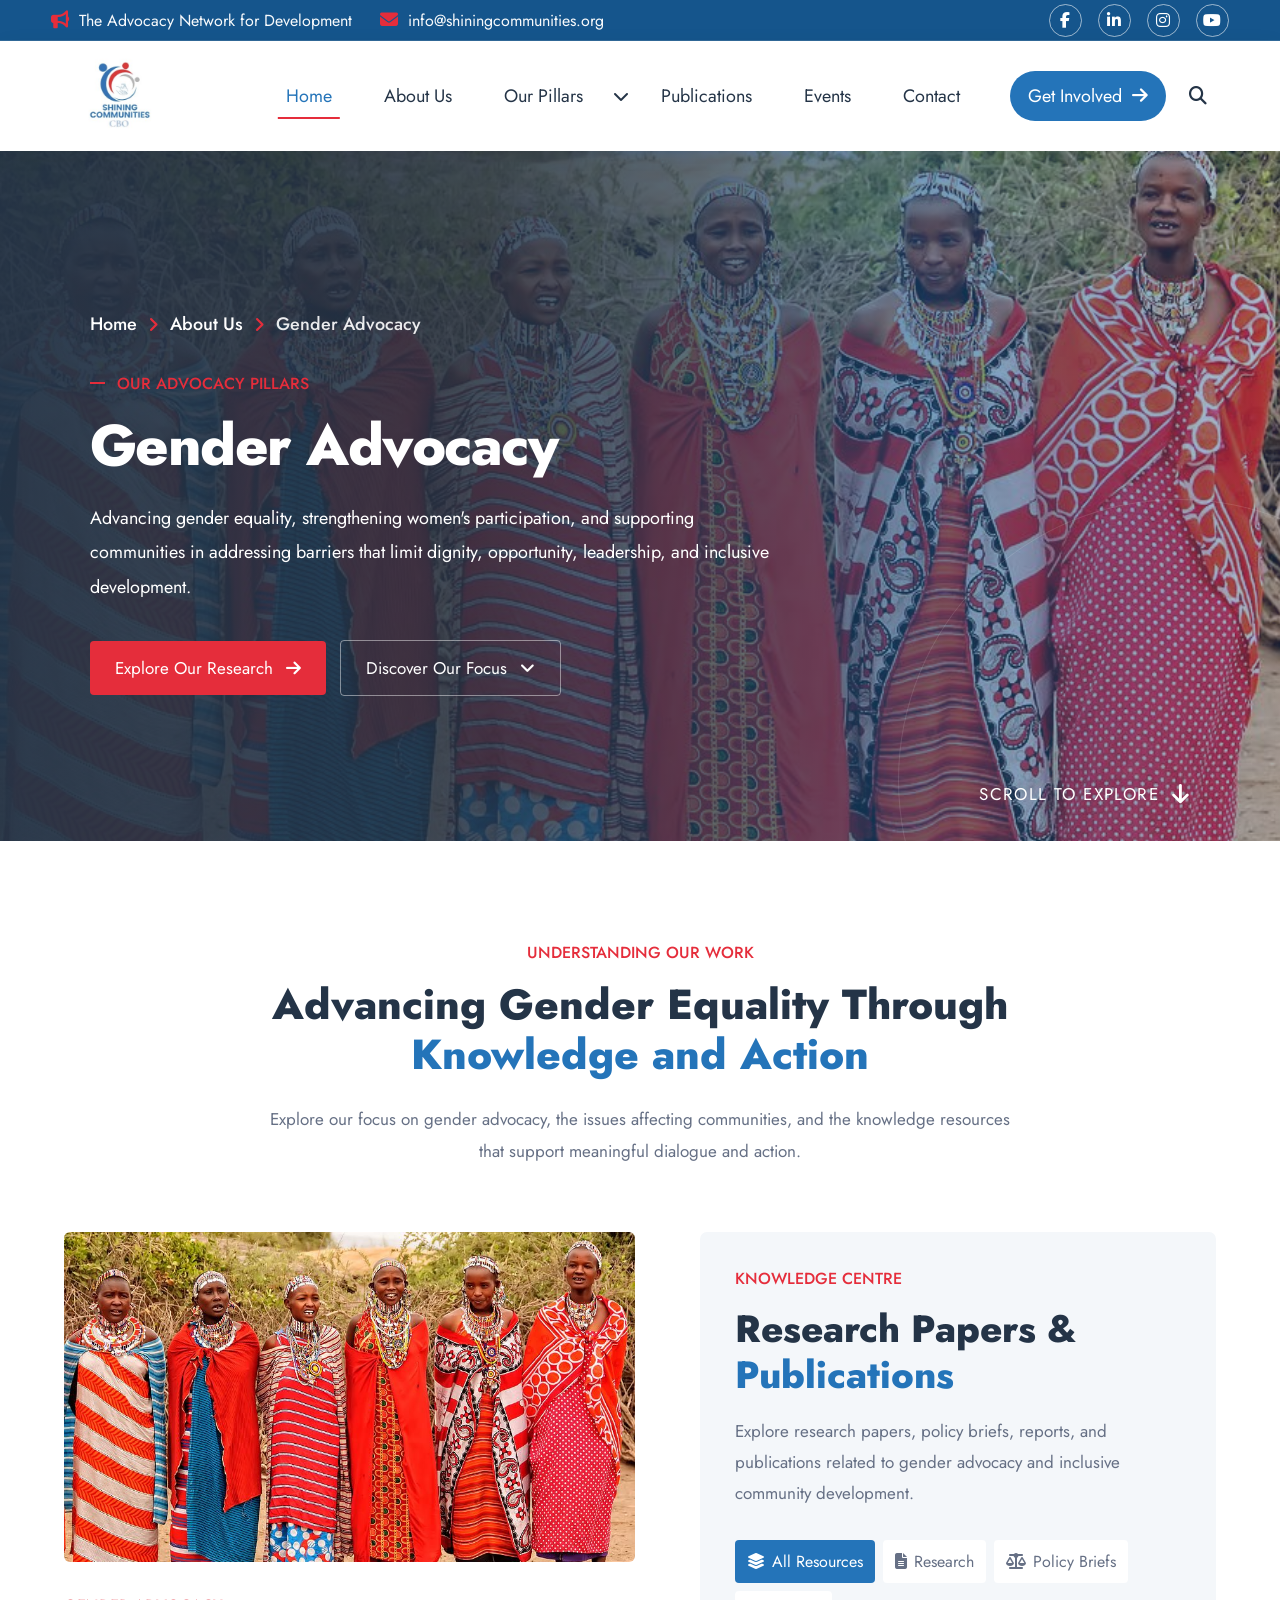
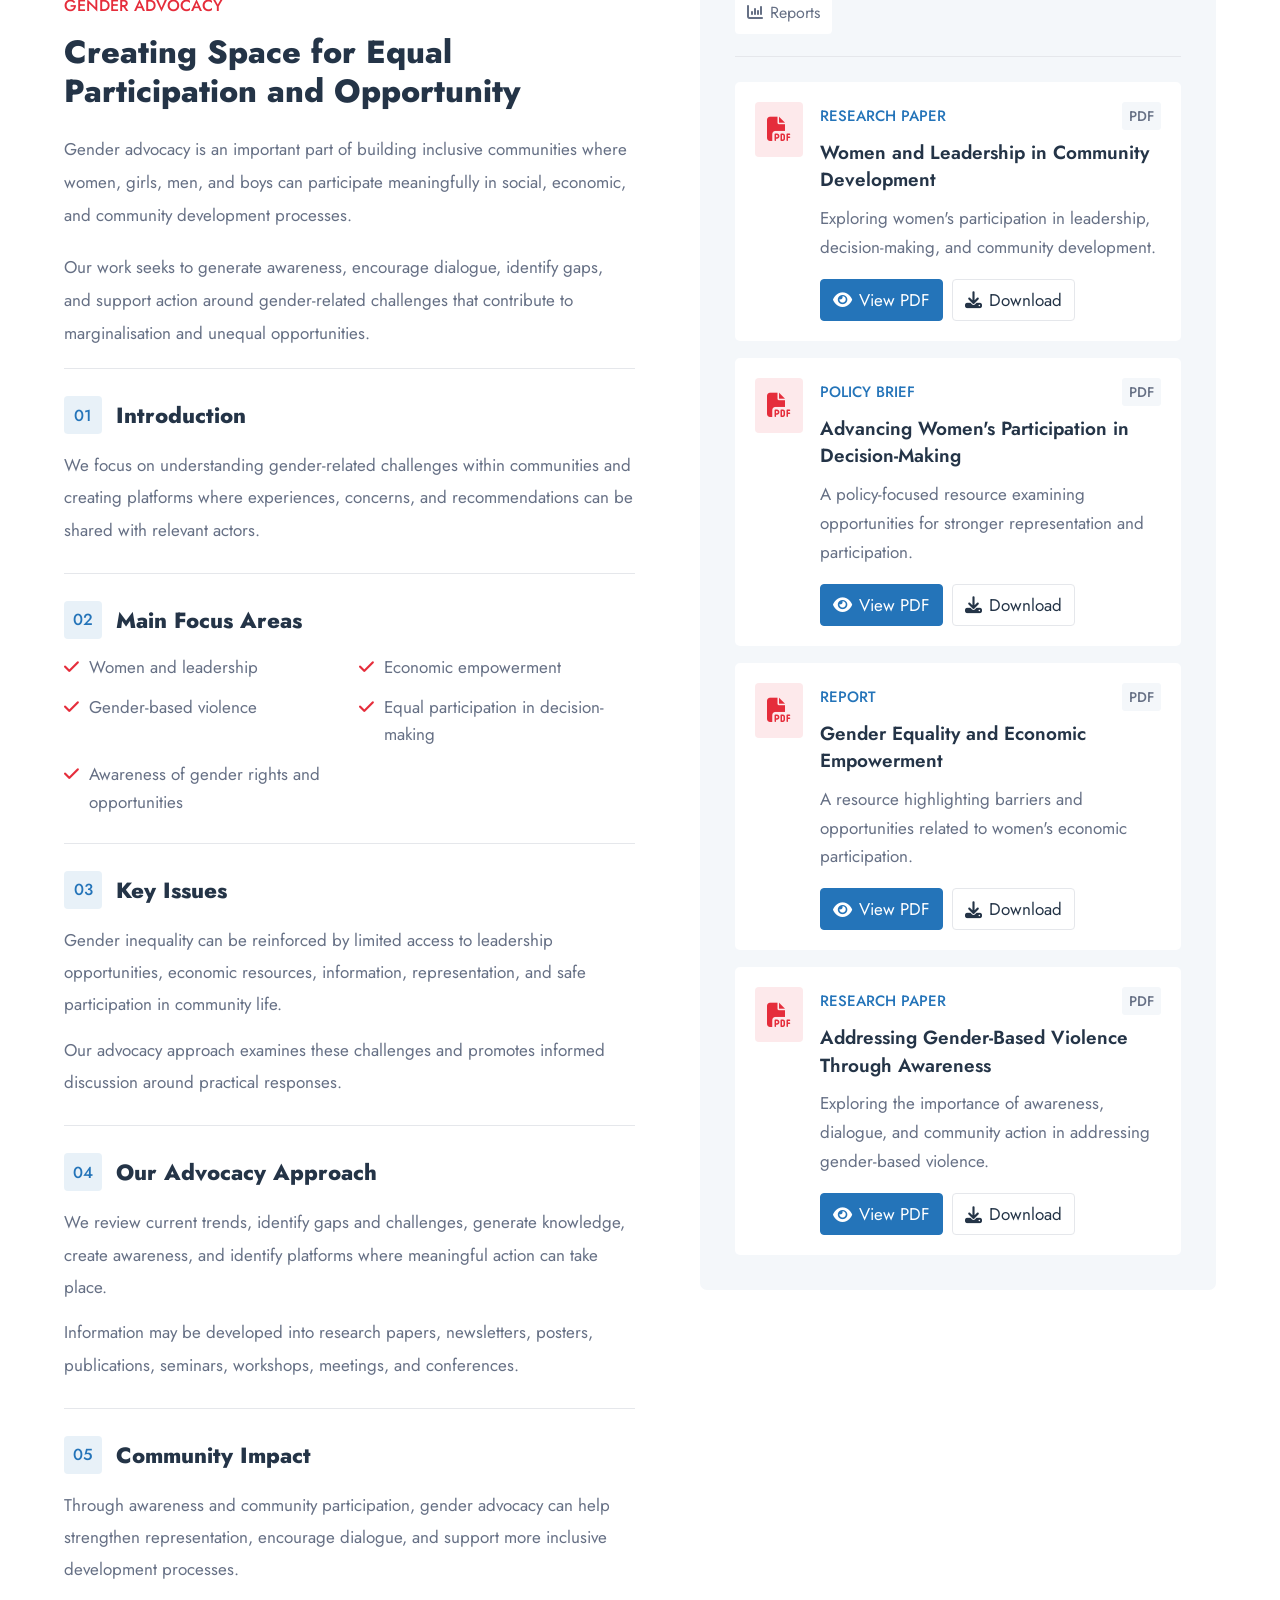
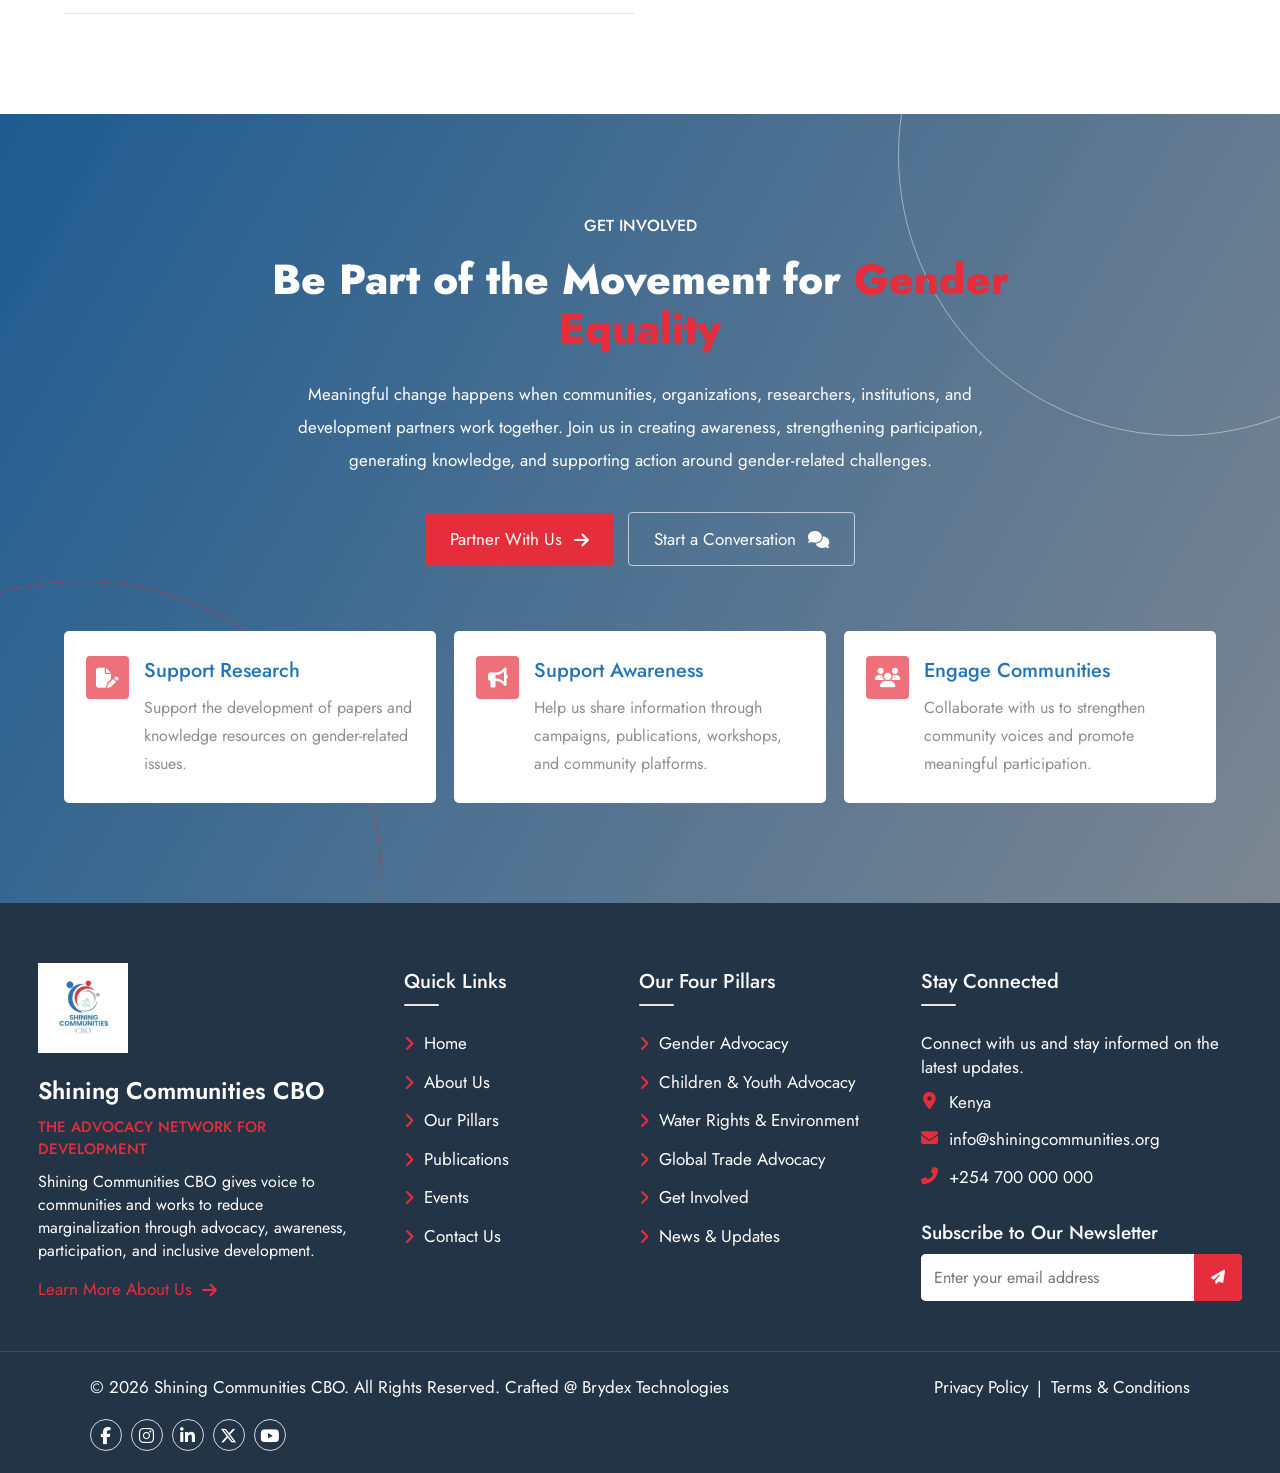
<file: gender-advocacy.html>
<!DOCTYPE html>
<html lang="en">
<head>
    <meta charset="UTF-8">
    <meta name="viewport" content="width=device-width, initial-scale=1.0">
    <link href="https://fonts.googleapis.com/css2?family=Jost:wght@300;400;500;600;700&display=swap"rel="stylesheet">
    <link rel="stylesheet"href="https://cdnjs.cloudflare.com/ajax/libs/font-awesome/6.7.2/css/all.min.css">
    <link rel="stylesheet" href="style.css">
    <title>Gender Advocacy | Shining Communities CBO</title>

    <!-- Favicon -->
    <link rel="icon" href="logo/logo new cbo_page.jpg">
</head>
<style>
/* ==========================================
   GENDER ADVOCACY HERO
========================================== */
.gender-advocacy-hero {
    position: relative;
    min-height: 690px;
    display: flex;
    align-items: center;
    overflow: hidden;
    isolation: isolate;
    background: var(--dark);
}
/* BACKGROUND IMAGE */
.gender-advocacy-hero-background {
    position: absolute;
    inset: 0;
    z-index: -3;
    background-image: url("image/8d6ea1eae4e6d4b507835ca942269ee3.jpg");
    background-position: center;
    background-repeat: no-repeat;
    background-size: cover;
    transform: scale(1.02);
}
/* OVERLAY */
.gender-advocacy-hero-overlay {
    position: absolute;
    inset: 0;
    z-index: -2;
    background:
        linear-gradient(
            90deg,
            rgba(36, 52, 71, 0.96) 0%,
            rgba(36, 52, 71, 0.86) 38%,
            rgba(21, 85, 140, 0.58) 72%,
            rgba(21, 85, 140, 0.35) 100%
        );
}
/* SUBTLE COLOUR ACCENT */
.gender-advocacy-hero::after {
    content: "";
    position: absolute;
    right: -180px;
    bottom: -220px;
    width: 560px;
    height: 560px;
    border: 1px solid rgba(255, 255, 255, 0.12);
    border-radius: 50%;
    z-index: -1;
}
/* CONTAINER */
.gender-advocacy-hero-container {
    width: 100%;
    max-width: 1320px;
    margin: 0 auto;
    padding: 120px 7% 105px;
}
/* CONTENT */
.gender-advocacy-hero-content {
    width: 100%;
    max-width: 760px;
}
/* BREADCRUMB */
.gender-advocacy-breadcrumb {
    display: flex;
    align-items: center;
    flex-wrap: wrap;
    gap: 11px;
    margin-bottom: 30px;
    color: rgb(255, 255, 255);
    font-size: 18px;
    font-weight: 500;
}
.gender-advocacy-breadcrumb a {
    color: var(--white);
    text-decoration: none;
    transition: color 0.3s ease;
}
.gender-advocacy-breadcrumb a:hover {
    color: var(--secondary);
}
.gender-advocacy-breadcrumb i {
    color: var(--secondary);
    font-size: 17px;
}
.gender-advocacy-breadcrumb span {
    color: rgba(255, 255, 255, 0.904);
}
/* LABEL */
.gender-advocacy-hero-label {
    position: relative;
    display: inline-flex;
    align-items: center;
    gap: 12px;
    margin-bottom: 20px;
    color: var(--secondary);
    font-size: 16px;
    font-weight: 500;
    text-transform: uppercase;
}
.gender-advocacy-hero-label::before {
    content: "";
    width: 15px;
    height: 2px;
    background: var(--secondary);
}
/* HEADING */
.gender-advocacy-hero-content h1 {
    margin: 0 0 25px;
    color: var(--white);
    font-size: clamp(42px, 5vw, 57px);
    font-weight: 800;
    line-height: 1.08;
    letter-spacing: -1.5px;
}
/* INTRODUCTION */
.gender-advocacy-hero-content p {
    max-width: 680px;
    margin: 0;
    color: rgb(255, 255, 255);
    font-size: 18px;
    font-weight: 400;
    line-height: 1.9;
}
/* ACTIONS */
.gender-advocacy-hero-actions {
    display: flex;
    align-items: center;
    flex-wrap: wrap;
    gap: 14px;
    margin-top: 36px;
}
.gender-advocacy-primary-btn,
.gender-advocacy-secondary-btn {
    display: inline-flex;
    align-items: center;
    justify-content: center;
    gap: 13px;
    min-height: 54px;
    padding: 15px 25px;
    border-radius: 4px;
    font-size: 17px;
    font-weight: 400;
    text-decoration: none;
    transition:
        background 0.3s ease,
        color 0.3s ease,
        border-color 0.3s ease,
        transform 0.3s ease;
}
.gender-advocacy-primary-btn {
    background: var(--secondary);
    color: var(--white);
}
.gender-advocacy-primary-btn:hover {
    background: var(--secondary-dark);
    color: var(--white);
    transform: translateY(-3px);
}
.gender-advocacy-secondary-btn {
    border: 1px solid rgba(255, 255, 255, 0.45);
    background: transparent;
    color: var(--white);
}
.gender-advocacy-secondary-btn:hover {
    border-color: var(--white);
    background: var(--white);
    color: var(--primary-dark);
    transform: translateY(-3px);
}
/* SCROLL INDICATOR */
.gender-advocacy-scroll-indicator {
    position: absolute;
    right: 7%;
    bottom: 35px;
    display: inline-flex;
    align-items: center;
    gap: 13px;
    color: rgb(255, 255, 255);
    font-size: 17px;
    font-weight: 400;
    letter-spacing: 1.4px;
    text-transform: uppercase;
    text-decoration: none;
    writing-mode: horizontal-tb;
    transition: color 0.3s ease;
}
.gender-advocacy-scroll-indicator i {
    font-size: 22px;
    color: var(--white);
    animation: genderHeroArrowBounce 1.8s infinite;
}
.gender-advocacy-scroll-indicator:hover {
    color: var(--white);
}
@keyframes genderHeroArrowBounce {
    0%,
    100% {
        transform: translateY(0);
    }
    50% {
        transform: translateY(5px);
    }
}
/* ==========================================
   RESPONSIVE DESIGN
========================================== */
@media (max-width: 1200px) {
    .gender-advocacy-hero {
        min-height: 640px;
    }
    .gender-advocacy-hero-container {
        padding: 110px 6% 95px;
    }
    .gender-advocacy-hero-content {
        max-width: 700px;
    }
}
@media (max-width: 992px) {
    .gender-advocacy-hero {
        min-height: 610px;
    }
    .gender-advocacy-hero-overlay {
        background:
            linear-gradient(
                90deg,
                rgba(36, 52, 71, 0.95),
                rgba(21, 85, 140, 0.70)
            );
    }
    .gender-advocacy-hero-container {
        padding: 105px 5% 90px;
    }
    .gender-advocacy-hero-content h1 {
        font-size: 56px;
    }
    .gender-advocacy-scroll-indicator {
        right: 5%;
    }
}
@media (max-width: 768px) {
    .gender-advocacy-hero {
        min-height: 590px;
    }
    .gender-advocacy-hero-background {
        background-position: 60% center;
    }
    .gender-advocacy-hero-overlay {
        background:
            linear-gradient(
                90deg,
                rgba(36, 52, 71, 0.96),
                rgba(36, 52, 71, 0.78)
            );
    }
    .gender-advocacy-hero-container {
        padding: 100px 5% 85px;
    }
    .gender-advocacy-breadcrumb {
        margin-bottom: 25px;
    }
    .gender-advocacy-hero-label {
        margin-bottom: 17px;
    }
    .gender-advocacy-hero-content h1 {
        font-size: 46px;
        letter-spacing: -0.8px;
    }
    .gender-advocacy-hero-content p {
        font-size: 16px;
        line-height: 1.85;
    }
    .gender-advocacy-scroll-indicator {
        display: none;
    }
}
@media (max-width: 600px) {
    .gender-advocacy-hero {
        min-height: 560px;
    }
    .gender-advocacy-hero-container {
        padding: 90px 5% 75px;
    }
    .gender-advocacy-breadcrumb {
        gap: 8px;
        font-size: 16px;
    }
    .gender-advocacy-hero-label {
        font-size: 16px;
        letter-spacing: 1.8px;
    }
    .gender-advocacy-hero-label::before {
        width: 15px;
    }
    .gender-advocacy-hero-content h1 {
        font-size: 38px;
        line-height: 1.12;
    }
    .gender-advocacy-hero-content p {
        font-size: 16px;
    }
    .gender-advocacy-hero-actions {
        align-items: stretch;
        flex-direction: column;
        width: 100%;
        max-width: 340px;
    }
    .gender-advocacy-primary-btn,
    .gender-advocacy-secondary-btn {
        width: 100%;
        min-height: 51px;
    }
}
@media (max-width: 380px) {
    .gender-advocacy-hero-content h1 {
        font-size: 33px;
    }
    .gender-advocacy-hero-container {
        padding-top: 80px;
    }

}
/* ==========================================
   GENDER PILLAR INFORMATION
========================================== */
.gender-pillar-information {
    position: relative;
    padding: 100px 5%;
    background: var(--white);
    overflow: hidden;
}
.gender-pillar-container {
    width: 100%;
    max-width: 1320px;
    margin: 0 auto;
}
/* SECTION HEADING */
.gender-pillar-section-heading {
    max-width: 760px;
    margin: 0 auto 65px;
    text-align: center;
}
.gender-pillar-label,
.gender-content-label {
    display: inline-block;
    margin-bottom: 16px;
    color: var(--secondary);
    font-size: 16px;
    font-weight: 500;
    text-transform: uppercase;
}
.gender-pillar-section-heading h2 {
    margin: 0 0 22px;
    color: var(--dark);
    font-size: clamp(30px, 4vw, 42px);
    font-weight: 800;
    line-height: 1.2;
}
.gender-pillar-section-heading h2 span,
.gender-research-heading h3 span {
    color: var(--primary);
}
.gender-pillar-section-heading p {
    margin: 0;
    color: var(--muted);
    font-size: 17px;
    line-height: 1.9;
}
/* TWO COLUMN LAYOUT */
.gender-pillar-layout {
    display: grid;
    grid-template-columns: minmax(0, 1.05fr) minmax(0, 0.95fr);
    gap: 65px;
    align-items: start;
}
/* ==========================================
   LEFT COLUMN
========================================== */
.gender-pillar-overview {
    min-width: 0;
}
.gender-pillar-overview-image {
    width: 100%;
    height: 330px;
    margin-bottom: 32px;
    overflow: hidden;
    border-radius: 6px;
}
.gender-pillar-overview-image img {
    display: block;
    width: 100%;
    height: 100%;
    object-fit: cover;
    transition: transform 0.6s ease;
}
.gender-pillar-overview-image:hover img {
    transform: scale(1.04);
}
.gender-pillar-overview h3 {
    max-width: 620px;
    margin: 0 0 23px;
    color: var(--dark);
    font-size: clamp(27px, 3vw, 32px);
    font-weight: 800;
    line-height: 1.2;
}
.gender-pillar-overview > p {
    margin: 0 0 18px;
    color: var(--muted);
    font-size: 17px;
    line-height: 1.95;
}
/* INFORMATION BLOCKS */
.gender-information-block {
    padding: 27px 0;
    border-top: 1px solid var(--border);
}
.gender-information-block:last-child {
    border-bottom: 1px solid var(--border);
}
.gender-information-heading {
    display: flex;
    align-items: center;
    gap: 14px;
    margin-bottom: 15px;
}
.gender-information-number {
    display: inline-flex;
    align-items: center;
    justify-content: center;
    width: 38px;
    height: 38px;
    flex-shrink: 0;
    border-radius: 4px;
    background: rgba(36, 116, 185, 0.10);
    color: var(--primary);
    font-size: 16px;
    font-weight: 500;
}
.gender-information-heading h4 {
    margin: 0;
    color: var(--dark);
    font-size: 22px;
    font-weight: 800;
}
.gender-information-block p {
    margin: 0 0 13px;
    color: var(--muted);
    font-size: 17px;
    line-height: 1.9;
}
.gender-information-block p:last-child {
    margin-bottom: 0;
}
/* FOCUS LIST */
.gender-focus-list {
    display: grid;
    grid-template-columns: 1fr 1fr;
    gap: 13px 20px;
    margin: 0;
    padding: 0;
    list-style: none;
}
.gender-focus-list li {
    display: flex;
    align-items: flex-start;
    gap: 10px;
    color: var(--muted);
    font-size: 17px;
    line-height: 1.6;
}
.gender-focus-list li i {
    margin-top: 4px;
    color: var(--secondary);
    font-size: 17px;
}
/* ==========================================
   RIGHT COLUMN: RESEARCH LIBRARY
========================================== */
.gender-research-library {
    min-width: 0;
    padding: 35px;
    border-radius: 7px;
    background: var(--light);
}
.gender-research-heading h3 {
    margin: 0 0 18px;
    color: var(--dark);
    font-size: clamp(27px, 3vw, 38px);
    font-weight: 800;
    line-height: 1.2;
}
.gender-research-heading p {
    margin: 0;
    color: var(--muted);
    font-size: 17px;
    line-height: 1.85;
}
/* FILTERS */
.gender-research-filters {
    display: flex;
    flex-wrap: wrap;
    gap: 8px;
    margin: 30px 0 25px;
    padding-bottom: 22px;
    border-bottom: 1px solid var(--border);
}
.gender-filter-button {
    display: inline-flex;
    align-items: center;
    justify-content: center;
    gap: 7px;
    padding: 10px 12px;
    border: none;
    border-radius: 4px;
    background: var(--white);
    color: var(--muted);
    cursor: pointer;
    font-family: inherit;
    font-size: 16px;
    font-weight: 400;
    transition:
        background 0.3s ease,
        color 0.3s ease,
        border-color 0.3s ease;
}
.gender-filter-button i {
    font-size: 16px;
}
.gender-filter-button:hover,
.gender-filter-button.active {
    border-color: var(--primary);
    background: var(--primary);
    color: var(--white);
}
/* DOCUMENT LIST */
.gender-document-list {
    display: flex;
    flex-direction: column;
    gap: 17px;
}
/* DOCUMENT CARD */
.gender-document-card {
    display: flex;
    align-items: flex-start;
    gap: 17px;
    padding: 20px;
    border-radius: 5px;
    background: var(--white);
    transition:
        border-color 0.3s ease,
        transform 0.3s ease,
        box-shadow 0.3s ease;
}
.gender-document-card:hover {
    border-color: rgba(36, 116, 185, 0.45);
    box-shadow: 0 12px 30px rgba(36, 52, 71, 0.07);
    transform: translateY(-3px);
}
/* PDF ICON */
.gender-document-icon {
    display: flex;
    align-items: center;
    justify-content: center;
    width: 48px;
    height: 55px;
    flex-shrink: 0;
    border-radius: 4px;
    background: rgba(229, 45, 59, 0.10);
    color: var(--secondary);
    font-size: 24px;
}
/* DOCUMENT DETAILS */
.gender-document-details {
    min-width: 0;
    flex: 1;
}
.gender-document-topline {
    display: flex;
    align-items: center;
    justify-content: space-between;
    flex-wrap: wrap;
    gap: 8px;
    margin-bottom: 9px;
}
.gender-document-category {
    color: var(--primary);
    font-size: 15px;
    font-weight: 500;
    text-transform: uppercase;
}
.gender-document-format {
    padding: 4px 7px;
    border-radius: 3px;
    background: var(--light);
    color: var(--muted);
    font-size: 14px;
    font-weight: 500;
}
.gender-document-details h4 {
    margin: 0 0 10px;
    color: var(--dark);
    font-size: 19px;
    font-weight: 600;
    line-height: 1.45;
}
.gender-document-details p {
    margin: 0;
    color: var(--muted);
    font-size: 17px;
    line-height: 1.7;
}
/* DOCUMENT ACTIONS */
.gender-document-actions {
    display: flex;
    align-items: center;
    flex-wrap: wrap;
    gap: 9px;
    margin-top: 17px;
}
.gender-view-document,
.gender-download-document {
    display: inline-flex;
    align-items: center;
    justify-content: center;
    gap: 7px;
    min-height: 35px;
    padding: 8px 12px;
    border-radius: 4px;
    font-size: 17px;
    font-weight: 400;
    text-decoration: none;
    transition:
        background 0.3s ease,
        color 0.3s ease,
        border-color 0.3s ease;
}
.gender-view-document {
    border: 1px solid var(--primary);
    background: var(--primary);
    color: var(--white);
}
.gender-view-document:hover {
    border-color: var(--primary-dark);
    background: var(--primary-dark);
    color: var(--white);
}
.gender-download-document {
    border: 1px solid var(--border);
    background: var(--white);
    color: var(--dark);
}
.gender-download-document:hover {
    border-color: var(--secondary);
    background: var(--secondary);
    color: var(--white);
}
/* EMPTY STATE */
.gender-research-empty {
    padding: 35px 15px;
    text-align: center;
    color: var(--muted);
}
.gender-research-empty i {
    margin-bottom: 12px;
    color: var(--secondary);
    font-size: 30px;
}
.gender-research-empty p {
    margin: 0;
    font-size: 17px;
}
/* ==========================================
   RESPONSIVE DESIGN
========================================== */
@media (max-width: 1200px) {
    .gender-pillar-information {
        padding: 95px 5%;
    }
    .gender-pillar-layout {
        gap: 40px;
    }
    .gender-research-library {
        padding: 28px;
    }
}
@media (max-width: 992px) {
    .gender-pillar-information {
        padding: 85px 5%;
    }
    .gender-pillar-section-heading {
        margin-bottom: 50px;
    }
    .gender-pillar-layout {
        grid-template-columns: 1fr;
        gap: 55px;
    }
    .gender-pillar-overview-image {
        height: 380px;
    }
    .gender-research-library {
        width: 100%;
    }
}
@media (max-width: 768px) {
    .gender-pillar-information {
        padding: 75px 5%;
    }
    .gender-pillar-section-heading h2 {
        font-size: 34px;
    }
    .gender-pillar-section-heading p {
        font-size: 14px;
    }
    .gender-pillar-overview h3 {
        font-size: 30px;
    }
    .gender-pillar-overview-image {
        height: 320px;
    }
    .gender-research-library {
        padding: 25px;
    }
    .gender-research-heading h3 {
        font-size: 30px;
    }
    .gender-document-card {
        padding: 17px;
    }
}
@media (max-width: 600px) {
    .gender-pillar-information {
        padding: 65px 5%;
    }
    .gender-pillar-section-heading {
        margin-bottom: 38px;
    }
    .gender-pillar-section-heading h2 {
        font-size: 29px;
    }
    .gender-pillar-section-heading p {
        font-size: 16px;
        line-height: 1.8;
    }
    .gender-pillar-overview-image {
        height: 245px;
        margin-bottom: 25px;
    }
    .gender-pillar-overview h3 {
        font-size: 27px;
    }
    .gender-pillar-overview > p {
        font-size: 16px;
    }
    .gender-information-heading h4 {
        font-size: 17px;
    }
    .gender-focus-list {
        grid-template-columns: 1fr;
    }
    .gender-research-library {
        padding: 20px;
    }
    .gender-research-heading h3 {
        font-size: 27px;
    }
    .gender-research-filters {
        align-items: stretch;
        flex-direction: column;
    }
    .gender-filter-button {
        width: 100%;
    }
    .gender-document-card {
        gap: 12px;
        padding: 15px;
    }
    .gender-document-icon {
        width: 40px;
        height: 48px;
        font-size: 20px;
    }
    .gender-document-details h4 {
        font-size: 17px;
    }
    .gender-document-details p {
        font-size: 16px;
    }
    .gender-document-actions {
        align-items: stretch;
        flex-direction: column;
    }
    .gender-view-document,
    .gender-download-document {
        width: 100%;
    }
}
@media (max-width: 380px) {
    .gender-pillar-section-heading h2 {
        font-size: 26px;
    }
    .gender-pillar-overview h3 {
        font-size: 24px;
    }
    .gender-research-heading h3 {
        font-size: 24px;
    }
}
/* ==========================================
   GENDER ADVOCACY PARTNERSHIP CTA
========================================== */
.gender-partnership-cta {
    position: relative;
    min-height: 590px;
    display: flex;
    align-items: center;
    justify-content: center;
    padding: 100px 5%;
    isolation: isolate;
    overflow: hidden;
}
/* BACKGROUND IMAGE */
.gender-partnership-background {
    position: absolute;
    inset: 0;
    z-index: -3;
    background-image: url("image/8d6ea1eae4e6d4b507835ca942269ee3.jpg");
    background-position: center;
    background-repeat: no-repeat;
    background-size: cover;
    background-attachment: fixed;
}
/* OVERLAY */
.gender-partnership-overlay {
    position: absolute;
    inset: 0;
    z-index: -2;
    background:
        linear-gradient(
            120deg,
            rgba(21, 85, 140, 0.96),
            rgba(36, 52, 71, 0.596)
        );
}
/* DECORATIVE CIRCLE */
.gender-partnership-cta::before {
    content: "";
    position: absolute;
    top: -240px;
    right: -180px;
    width: 560px;
    height: 560px;
    border: 1px solid rgba(255, 255, 255, 0.445);
    border-radius: 50%;
    z-index: -1;
}
.gender-partnership-cta::after {
    content: "";
    position: absolute;
    bottom: -280px;
    left: -220px;
    width: 600px;
    height: 600px;
    border: 1px solid rgba(229, 45, 60, 0.473);
    border-radius: 50%;
    z-index: -1;
}
/* CONTAINER */
.gender-partnership-container {
    width: 100%;
    max-width: 1250px;
    margin: 0 auto;
}
/* MAIN CONTENT */
.gender-partnership-content {
    max-width: 850px;
    margin: 0 auto;
    text-align: center;
}
.gender-partnership-label {
    display: inline-block;
    margin-bottom: 18px;
    color: var(--white);
    font-size: 16px;
    font-weight: 500;
    text-transform: uppercase;
}
.gender-partnership-content h2 {
    margin: 0 0 24px;
    color: var(--white);
    font-size: clamp(34px, 4.5vw, 42px);
    font-weight: 800;
    line-height: 1.18;
}
.gender-partnership-content h2 span {
    color: var(--secondary);
}
.gender-partnership-content > p {
    max-width: 760px;
    margin: 0 auto;
    color: rgb(255, 255, 255);
    font-size: 17px;
    line-height: 1.95;
}
/* BUTTONS */
.gender-partnership-actions {
    display: flex;
    align-items: center;
    justify-content: center;
    flex-wrap: wrap;
    gap: 14px;
    margin-top: 35px;
}
.gender-partnership-primary-btn,
.gender-partnership-secondary-btn {
    display: inline-flex;
    align-items: center;
    justify-content: center;
    gap: 12px;
    min-height: 53px;
    padding: 14px 25px;
    border-radius: 4px;
    font-size: 17px;
    font-weight: 400;
    text-decoration: none;
    transition:
        background 0.3s ease,
        color 0.3s ease,
        border-color 0.3s ease,
        transform 0.3s ease;
}
.gender-partnership-primary-btn {
    background: var(--secondary);
    color: var(--white);
}
.gender-partnership-primary-btn:hover {
    background: var(--secondary-dark);
    color: var(--white);
    transform: translateY(-3px);
}
.gender-partnership-secondary-btn {
    border: 1px solid rgba(255, 255, 255, 0.644);
    background: transparent;
    color: var(--white);
}
.gender-partnership-secondary-btn:hover {
    border-color: var(--white);
    background: var(--white);
    color: var(--primary-dark);
    transform: translateY(-3px);
}
/* ==========================================
   PARTNERSHIP OPPORTUNITIES
========================================== */
.gender-partnership-opportunities {
    display: grid;
    grid-template-columns: repeat(3, 1fr);
    gap: 18px;
    margin-top: 65px;
}
.gender-opportunity-item {
    display: flex;
    align-items: flex-start;
    gap: 15px;
    padding: 25px 22px;
    border-radius: 5px;
    background: rgb(255, 255, 255);
    transition:
        background 0.3s ease,
        border-color 0.3s ease,
        transform 0.3s ease;
}
.gender-opportunity-item:hover {
    border-color: rgba(255, 255, 255, 0.4);
    background: rgb(255, 255, 255);
    transform: translateY(-4px);
}
/* ICON */
.gender-opportunity-icon {
    display: flex;
    align-items: center;
    justify-content: center;
    width: 43px;
    height: 43px;
    flex-shrink: 0;
    border-radius: 4px;
    background: #e52d3cad;
    color: var(--white);
    font-size: 20px;
}
.gender-opportunity-item h4 {
    margin: 0 0 9px;
    color: var(--primary);
    font-size: 20px;
    font-weight: 500;
}
.gender-opportunity-item p {
    margin: 0;
    color: rgba(94, 94, 94, 0.7);
    font-size: 16px;
    line-height: 1.75;
}
/* ==========================================
   RESPONSIVE DESIGN
========================================== */
@media (max-width: 1200px) {
    .gender-partnership-cta {
        padding: 95px 5%;
    }
    .gender-partnership-opportunities {
        gap: 14px;
    }
    .gender-opportunity-item {
        padding: 22px 18px;
    }
}
@media (max-width: 992px) {
    .gender-partnership-cta {
        padding: 90px 5%;
    }
    .gender-partnership-background {
        background-attachment: scroll;
    }
    .gender-partnership-opportunities {
        grid-template-columns: 1fr;
        max-width: 650px;
        margin-right: auto;
        margin-left: auto;
    }
    .gender-opportunity-item {
        align-items: center;
    }
}
@media (max-width: 768px) {
    .gender-partnership-cta {
        min-height: auto;
        padding: 80px 5%;
    }
    .gender-partnership-content h2 {
        font-size: 38px;
    }
    .gender-partnership-content > p {
        font-size: 16px;
        line-height: 1.85;
    }
    .gender-partnership-opportunities {
        margin-top: 48px;
    }
}
@media (max-width: 600px) {
    .gender-partnership-cta {
        padding: 70px 5%;
    }
    .gender-partnership-content h2 {
        font-size: 31px;
        letter-spacing: -0.5px;
    }
    .gender-partnership-content > p {
        font-size: 16px;
    }
    .gender-partnership-actions {
        flex-direction: column;
        align-items: stretch;
        width: 100%;
        max-width: 340px;
        margin-right: auto;
        margin-left: auto;
    }
    .gender-partnership-primary-btn,
    .gender-partnership-secondary-btn {
        width: 100%;
    }
    .gender-partnership-opportunities {
        gap: 12px;
        margin-top: 40px;
    }
    .gender-opportunity-item {
        padding: 20px;
    }
    .gender-opportunity-item h4 {
        font-size: 17px;
    }
    .gender-opportunity-item p {
        font-size: 16px;
    }
}
@media (max-width: 380px) {
    .gender-partnership-content h2 {
        font-size: 28px;
    }
}
</style>
<body>
    <!--scrollbutton-->
    <div id="progress">
        <span id="progress-value">&#8593</span>
    </div>
    <!-- ==========================================
     TOP BAR
    ========================================== -->
    <div class="top-bar" id="top-bar">
        <div class="container top-content">

            <div class="top-left">
                <span>
                    <i class="fas fa-bullhorn"></i>
                    The Advocacy Network for Development
                </span>

                <span>
                    <i class="fas fa-envelope"></i>
                    info@shiningcommunities.org
                </span>
            </div>

            <div class="top-right">
                <a href="#" aria-label="Facebook">
                    <i class="fab fa-facebook-f"></i>
                </a>

                <a href="#" aria-label="LinkedIn">
                    <i class="fab fa-linkedin-in"></i>
                </a>

                <a href="#" aria-label="Instagram">
                    <i class="fab fa-instagram"></i>
                </a>

                <a href="#" aria-label="YouTube">
                    <i class="fab fa-youtube"></i>
                </a>
            </div>

        </div>
    </div>
    <!-- ==========================================
     MAIN HEADER
    ========================================== -->
    <header class="main-header" id="main-header">
        <!-- LOGO AREA -->
        <div class="logo-section">
            <a href="index.html" class="logo">
                <img src="logo/logo new cbo_page.jpg" alt="Shining Communities CBO">
            </a>
        </div>

        <!-- NAVIGATION -->
        <nav class="navbar" id="navbar">
            <ul>
                <li><a href="index.html" class="active">Home</a></li>
                <li><a href="about.html">About Us</a></li>
                <!-- PROGRAMS DROPDOWN -->
                <li class="dropdown">
                    <div class="dropdown-header">
                        <a href="programs.html" class="explore-link">Our Pillars</a>
                        <button class="dropdown-toggle" type="button" aria-label="Toggle Programs menu" aria-expanded="false">
                            <i class="fas fa-chevron-down"></i>
                        </button>
                    </div>
                    <ul class="dropdown-content">
                        <li><a href="gender-advocacy.html">Gender Advocacy</a></li>
                        <li><a href="children-youth-advocacy.html">Children & Youth Advocacy</a></li>
                        <li><a href="water-environment-advocacy.html">Water Rights & Environment Advocacy</a></li>
                        <li><a href="global-trade-advocacy.html">Global Trade Advocacy</a></li>
                    </ul>
                </li>
                <li><a href="publications.html">Publications</a></li>
                <li><a href="events.html">Events</a></li>
                <li><a href="contact.html">Contact</a></li>
            </ul>

            <!-- HEADER ACTIONS -->
            <div class="header-actions">
                <a href="partnership.html" class="partnership-btn">Get Involved<i class="fas fa-arrow-right"></i></a>
                <button class="header-search-btn" type="button" aria-label="Search website">
                    <i class="fas fa-search"></i>
                </button>
            </div>
        </nav>

        <!-- MOBILE MENU BUTTON -->
        <button class="menu-btn" id="menu-btn" type="button" aria-label="Toggle navigation menu" aria-expanded="false">
            <span></span>
            <span></span>
            <span></span>
        </button>

    </header>
    <!-- ==========================================
     GENDER ADVOCACY HERO
    ========================================== -->
    <section class="gender-advocacy-hero">

        <div class="gender-advocacy-hero-background"></div>

        <div class="gender-advocacy-hero-overlay"></div>

        <div class="gender-advocacy-hero-container">

            <div class="gender-advocacy-hero-content"
                data-aos="fade-up"
                data-aos-duration="1000">

                <!-- BREADCRUMB -->
                <div class="gender-advocacy-breadcrumb">

                    <a href="index.html">
                        Home
                    </a>

                    <i class="fas fa-angle-right"></i>

                    <a href="about.html">
                        About Us
                    </a>

                    <i class="fas fa-angle-right"></i>

                    <span>Gender Advocacy</span>

                </div>

                <!-- LABEL -->
                <span class="gender-advocacy-hero-label">
                    Our Advocacy Pillars
                </span>

                <!-- HEADING -->
                <h1>
                    Gender Advocacy
                </h1>

                <!-- INTRODUCTION -->
                <p>
                    Advancing gender equality, strengthening women's participation,
                    and supporting communities in addressing barriers that limit
                    dignity, opportunity, leadership, and inclusive development.
                </p>

                <!-- ACTIONS -->
                <div class="gender-advocacy-hero-actions">

                    <a href="#gender-research"
                    class="gender-advocacy-primary-btn">

                        Explore Our Research

                        <i class="fas fa-arrow-right"></i>

                    </a>

                    <a href="#gender-overview"
                    class="gender-advocacy-secondary-btn">

                        Discover Our Focus

                        <i class="fas fa-angle-down"></i>

                    </a>

                </div>

            </div>

        </div>

        <!-- SCROLL INDICATOR -->
        <a href="#gender-overview"
        class="gender-advocacy-scroll-indicator"
        aria-label="Scroll to Gender Advocacy overview">

            <span>Scroll to explore</span>

            <i class="fas fa-arrow-down"></i>

        </a>

    </section>
    <!-- ==========================================
     GENDER ADVOCACY INFORMATION + RESEARCH
    ========================================== -->
    <section class="gender-pillar-information" id="gender-overview">

        <div class="gender-pillar-container">

            <!-- SECTION INTRODUCTION -->
            <div class="gender-pillar-section-heading"
                data-aos="fade-up"
                data-aos-duration="1000">

                <span class="gender-pillar-label">
                    Understanding Our Work
                </span>

                <h2>
                    Advancing Gender Equality Through
                    <span>Knowledge and Action</span>
                </h2>

                <p>
                    Explore our focus on gender advocacy, the issues affecting
                    communities, and the knowledge resources that support
                    meaningful dialogue and action.
                </p>

            </div>

            <!-- TWO COLUMN LAYOUT -->
            <div class="gender-pillar-layout">

                <!-- ==================================
                    LEFT COLUMN: PILLAR INFORMATION
                ================================== -->

                <div class="gender-pillar-overview"
                    data-aos="fade-right"
                    data-aos-duration="1000">

                    <div class="gender-pillar-overview-image">

                        <img src="image/8d6ea1eae4e6d4b507835ca942269ee3.jpg"
                            alt="Gender advocacy and community participation">

                    </div>

                    <span class="gender-content-label">
                        Gender Advocacy
                    </span>

                    <h3>
                        Creating Space for Equal
                        Participation and Opportunity
                    </h3>

                    <p>
                        Gender advocacy is an important part of building inclusive
                        communities where women, girls, men, and boys can
                        participate meaningfully in social, economic, and
                        community development processes.
                    </p>

                    <p>
                        Our work seeks to generate awareness, encourage dialogue,
                        identify gaps, and support action around gender-related
                        challenges that contribute to marginalisation and unequal
                        opportunities.
                    </p>

                    <!-- INTRODUCTION -->
                    <div class="gender-information-block">

                        <div class="gender-information-heading">

                            <span class="gender-information-number">
                                01
                            </span>

                            <h4>Introduction</h4>

                        </div>

                        <p>
                            We focus on understanding gender-related challenges
                            within communities and creating platforms where
                            experiences, concerns, and recommendations can be
                            shared with relevant actors.
                        </p>

                    </div>

                    <!-- MAIN FOCUS AREAS -->
                    <div class="gender-information-block">

                        <div class="gender-information-heading">

                            <span class="gender-information-number">
                                02
                            </span>

                            <h4>Main Focus Areas</h4>

                        </div>

                        <ul class="gender-focus-list">

                            <li>
                                <i class="fas fa-check"></i>
                                Women and leadership
                            </li>

                            <li>
                                <i class="fas fa-check"></i>
                                Economic empowerment
                            </li>

                            <li>
                                <i class="fas fa-check"></i>
                                Gender-based violence
                            </li>

                            <li>
                                <i class="fas fa-check"></i>
                                Equal participation in decision-making
                            </li>

                            <li>
                                <i class="fas fa-check"></i>
                                Awareness of gender rights and opportunities
                            </li>

                        </ul>

                    </div>

                    <!-- KEY ISSUES -->
                    <div class="gender-information-block">

                        <div class="gender-information-heading">

                            <span class="gender-information-number">
                                03
                            </span>

                            <h4>Key Issues</h4>

                        </div>

                        <p>
                            Gender inequality can be reinforced by limited access
                            to leadership opportunities, economic resources,
                            information, representation, and safe participation
                            in community life.
                        </p>

                        <p>
                            Our advocacy approach examines these challenges and
                            promotes informed discussion around practical responses.
                        </p>

                    </div>

                    <!-- ADVOCACY APPROACH -->
                    <div class="gender-information-block">

                        <div class="gender-information-heading">

                            <span class="gender-information-number">
                                04
                            </span>

                            <h4>Our Advocacy Approach</h4>

                        </div>

                        <p>
                            We review current trends, identify gaps and challenges,
                            generate knowledge, create awareness, and identify
                            platforms where meaningful action can take place.
                        </p>

                        <p>
                            Information may be developed into research papers,
                            newsletters, posters, publications, seminars,
                            workshops, meetings, and conferences.
                        </p>

                    </div>

                    <!-- COMMUNITY IMPACT -->
                    <div class="gender-information-block">

                        <div class="gender-information-heading">

                            <span class="gender-information-number">
                                05
                            </span>

                            <h4>Community Impact</h4>

                        </div>

                        <p>
                            Through awareness and community participation, gender
                            advocacy can help strengthen representation, encourage
                            dialogue, and support more inclusive development
                            processes.
                        </p>

                    </div>

                </div>


                <!-- ==================================
                    RIGHT COLUMN: RESEARCH LIBRARY
                ================================== -->

                <div class="gender-research-library"
                    id="gender-research"
                    data-aos="fade-left"
                    data-aos-duration="1000">

                    <div class="gender-research-heading">

                        <span class="gender-content-label">
                            Knowledge Centre
                        </span>

                        <h3>
                            Research Papers &
                            <span>Publications</span>
                        </h3>

                        <p>
                            Explore research papers, policy briefs, reports, and
                            publications related to gender advocacy and inclusive
                            community development.
                        </p>

                    </div>

                    <!-- DOCUMENT FILTERS -->
                    <div class="gender-research-filters">

                        <button class="gender-filter-button active"
                                type="button"
                                data-filter="all">
                            <i class="fas fa-layer-group"></i>
                            All Resources
                        </button>

                        <button class="gender-filter-button"
                                type="button"
                                data-filter="research">
                            <i class="fas fa-file-lines"></i>
                            Research
                        </button>

                        <button class="gender-filter-button"
                                type="button"
                                data-filter="policy">
                            <i class="fas fa-scale-balanced"></i>
                            Policy Briefs
                        </button>

                        <button class="gender-filter-button"
                                type="button"
                                data-filter="reports">
                            <i class="fas fa-chart-column"></i>
                            Reports
                        </button>

                    </div>

                    <!-- DOCUMENT LIST -->
                    <div class="gender-document-list">

                        <!-- DOCUMENT 1 -->
                        <article class="gender-document-card"
                                data-category="research">

                            <div class="gender-document-icon">
                                <i class="fas fa-file-pdf"></i>
                            </div>

                            <div class="gender-document-details">

                                <div class="gender-document-topline">

                                    <span class="gender-document-category">
                                        Research Paper
                                    </span>

                                    <span class="gender-document-format">
                                        PDF
                                    </span>

                                </div>

                                <h4>
                                    Women and Leadership in Community Development
                                </h4>

                                <p>
                                    Exploring women's participation in leadership,
                                    decision-making, and community development.
                                </p>

                                <div class="gender-document-actions">

                                    <a href="documents/WEBSITE DESIGN BRIEF.pdf"
                                    class="gender-view-document"
                                    target="_blank"
                                    rel="noopener noreferrer">

                                        <i class="fas fa-eye"></i>
                                        View PDF

                                    </a>

                                    <a href="documents/WEBSITE DESIGN BRIEF.pdf"
                                    class="gender-download-document"
                                    download>

                                        <i class="fas fa-download"></i>
                                        Download

                                    </a>

                                </div>

                            </div>

                        </article>


                        <!-- DOCUMENT 2 -->
                        <article class="gender-document-card"
                                data-category="policy">

                            <div class="gender-document-icon">
                                <i class="fas fa-file-pdf"></i>
                            </div>

                            <div class="gender-document-details">

                                <div class="gender-document-topline">

                                    <span class="gender-document-category">
                                        Policy Brief
                                    </span>

                                    <span class="gender-document-format">
                                        PDF
                                    </span>

                                </div>

                                <h4>
                                    Advancing Women's Participation in Decision-Making
                                </h4>

                                <p>
                                    A policy-focused resource examining opportunities
                                    for stronger representation and participation.
                                </p>

                                <div class="gender-document-actions">

                                    <a href="documents/WEBSITE DESIGN BRIEF.pdf"
                                    class="gender-view-document"
                                    target="_blank"
                                    rel="noopener noreferrer">

                                        <i class="fas fa-eye"></i>
                                        View PDF

                                    </a>

                                    <a href="documents/WEBSITE DESIGN BRIEF.pdf"
                                    class="gender-download-document"
                                    download>

                                        <i class="fas fa-download"></i>
                                        Download

                                    </a>

                                </div>

                            </div>

                        </article>


                        <!-- DOCUMENT 3 -->
                        <article class="gender-document-card"
                                data-category="reports">

                            <div class="gender-document-icon">
                                <i class="fas fa-file-pdf"></i>
                            </div>

                            <div class="gender-document-details">

                                <div class="gender-document-topline">

                                    <span class="gender-document-category">
                                        Report
                                    </span>

                                    <span class="gender-document-format">
                                        PDF
                                    </span>

                                </div>

                                <h4>
                                    Gender Equality and Economic Empowerment
                                </h4>

                                <p>
                                    A resource highlighting barriers and opportunities
                                    related to women's economic participation.
                                </p>

                                <div class="gender-document-actions">

                                    <a href="documents/WEBSITE DESIGN BRIEF.pdf"
                                    class="gender-view-document"
                                    target="_blank"
                                    rel="noopener noreferrer">

                                        <i class="fas fa-eye"></i>
                                        View PDF

                                    </a>

                                    <a href="documents/WEBSITE DESIGN BRIEF.pdf"
                                    class="gender-download-document"
                                    download>

                                        <i class="fas fa-download"></i>
                                        Download

                                    </a>

                                </div>

                            </div>

                        </article>


                        <!-- DOCUMENT 4 -->
                        <article class="gender-document-card"
                                data-category="research">

                            <div class="gender-document-icon">
                                <i class="fas fa-file-pdf"></i>
                            </div>

                            <div class="gender-document-details">

                                <div class="gender-document-topline">

                                    <span class="gender-document-category">
                                        Research Paper
                                    </span>

                                    <span class="gender-document-format">
                                        PDF
                                    </span>

                                </div>

                                <h4>
                                    Addressing Gender-Based Violence Through Awareness
                                </h4>

                                <p>
                                    Exploring the importance of awareness, dialogue,
                                    and community action in addressing gender-based
                                    violence.
                                </p>

                                <div class="gender-document-actions">

                                    <a href="documents/WEBSITE DESIGN BRIEF.pdf"
                                    class="gender-view-document"
                                    target="_blank"
                                    rel="noopener noreferrer">

                                        <i class="fas fa-eye"></i>
                                        View PDF

                                    </a>

                                    <a href="documents/WEBSITE DESIGN BRIEF.pdf"
                                    class="gender-download-document"
                                    download>

                                        <i class="fas fa-download"></i>
                                        Download

                                    </a>

                                </div>

                            </div>

                        </article>

                    </div>

                    <!-- EMPTY STATE -->
                    <div class="gender-research-empty" hidden>

                        <i class="fas fa-folder-open"></i>

                        <p>
                            No documents found in this category.
                        </p>

                    </div>

                </div>

            </div>

        </div>

    </section>
    <!-- ==========================================
     GENDER ADVOCACY PARTNERSHIP CTA
    ========================================== -->
    <section class="gender-partnership-cta"
            id="gender-partnership">

        <div class="gender-partnership-background"></div>

        <div class="gender-partnership-overlay"></div>

        <div class="gender-partnership-container"
            data-aos="fade-up"
            data-aos-duration="1000">

            <div class="gender-partnership-content">

                <span class="gender-partnership-label">
                    Get Involved
                </span>

                <h2>
                    Be Part of the Movement for
                    <span>Gender Equality</span>
                </h2>

                <p>
                    Meaningful change happens when communities, organizations,
                    researchers, institutions, and development partners work
                    together. Join us in creating awareness, strengthening
                    participation, generating knowledge, and supporting action
                    around gender-related challenges.
                </p>

                <div class="gender-partnership-actions">

                    <a href="contact.html"
                    class="gender-partnership-primary-btn">

                        Partner With Us

                        <i class="fas fa-arrow-right"></i>

                    </a>

                    <a href="contact.html#contact-form"
                    class="gender-partnership-secondary-btn">

                        Start a Conversation

                        <i class="fas fa-comments"></i>

                    </a>

                </div>

            </div>

            <!-- PARTNERSHIP OPPORTUNITIES -->

            <div class="gender-partnership-opportunities">

                <div class="gender-opportunity-item">

                    <div class="gender-opportunity-icon">
                        <i class="fas fa-file-pen"></i>
                    </div>

                    <div>
                        <h4>Support Research</h4>

                        <p>
                            Support the development of papers and knowledge
                            resources on gender-related issues.
                        </p>
                    </div>

                </div>

                <div class="gender-opportunity-item">

                    <div class="gender-opportunity-icon">
                        <i class="fas fa-bullhorn"></i>
                    </div>

                    <div>
                        <h4>Support Awareness</h4>

                        <p>
                            Help us share information through campaigns,
                            publications, workshops, and community platforms.
                        </p>
                    </div>

                </div>

                <div class="gender-opportunity-item">

                    <div class="gender-opportunity-icon">
                        <i class="fas fa-users"></i>
                    </div>

                    <div>
                        <h4>Engage Communities</h4>

                        <p>
                            Collaborate with us to strengthen community voices
                            and promote meaningful participation.
                        </p>
                    </div>

                </div>

            </div>

        </div>

    </section>
    <!-- ==========================================
     FOOTER
    ========================================== -->
    <footer class="site-footer">

        <div class="footer-main">

            <div class="footer-container">

                <!-- ==================================
                    ORGANIZATION IDENTITY
                =================================== -->
                <div class="footer-column footer-about">

                    <a href="index.html" class="footer-logo">
                        <img src="logo/logo new cbo_page.jpg"
                            alt="Shining Communities CBO Logo">
                    </a>

                    <h3>
                        Shining Communities CBO
                    </h3>

                    <p class="footer-tagline">
                        The Advocacy Network for Development
                    </p>

                    <p>
                        Shining Communities CBO gives voice to communities
                        and works to reduce marginalization through advocacy,
                        awareness, participation, and inclusive development.
                    </p>

                    <a href="about.html" class="footer-about-link">
                        Learn More About Us
                        <i class="fas fa-arrow-right"></i>
                    </a>

                </div>


                <!-- ==================================
                    QUICK LINKS
                =================================== -->
                <div class="footer-column">

                    <h4 class="footer-heading">
                        Quick Links
                    </h4>

                    <ul class="footer-links">

                        <li>
                            <a href="index.html">
                                <i class="fas fa-angle-right"></i>
                                Home
                            </a>
                        </li>

                        <li>
                            <a href="about.html">
                                <i class="fas fa-angle-right"></i>
                                About Us
                            </a>
                        </li>

                        <li>
                            <a href="pillars.html">
                                <i class="fas fa-angle-right"></i>
                                Our Pillars
                            </a>
                        </li>

                        <li>
                            <a href="publications.html">
                                <i class="fas fa-angle-right"></i>
                                Publications
                            </a>
                        </li>

                        <li>
                            <a href="events.html">
                                <i class="fas fa-angle-right"></i>
                                Events
                            </a>
                        </li>

                        <li>
                            <a href="contact.html">
                                <i class="fas fa-angle-right"></i>
                                Contact Us
                            </a>
                        </li>

                    </ul>

                </div>


                <!-- ==================================
                    ADVOCACY PILLARS
                =================================== -->
                <div class="footer-column">

                    <h4 class="footer-heading">
                        Our Four Pillars
                    </h4>

                    <ul class="footer-links">

                        <li>
                            <a href="gender-advocacy.html">
                                <i class="fas fa-angle-right"></i>
                                Gender Advocacy
                            </a>
                        </li>

                        <li>
                            <a href="children-youth-advocacy.html">
                                <i class="fas fa-angle-right"></i>
                                Children &amp; Youth Advocacy
                            </a>
                        </li>

                        <li>
                            <a href="water-rights-environment.html">
                                <i class="fas fa-angle-right"></i>
                                Water Rights &amp; Environment
                            </a>
                        </li>

                        <li>
                            <a href="global-trade-advocacy.html">
                                <i class="fas fa-angle-right"></i>
                                Global Trade Advocacy
                            </a>
                        </li>

                        <li>
                            <a href="partnership.html">
                                <i class="fas fa-angle-right"></i>
                                Get Involved
                            </a>
                        </li>

                        <li>
                            <a href="news.html">
                                <i class="fas fa-angle-right"></i>
                                News &amp; Updates
                            </a>
                        </li>

                    </ul>

                </div>


                <!-- ==================================
                    CONTACT AND NEWSLETTER
                =================================== -->
                <div class="footer-column footer-contact-column">

                    <h4 class="footer-heading">
                        Stay Connected
                    </h4>

                    <p class="footer-contact-intro">
                        Connect with us and stay informed on the latest updates.
                    </p>


                    <!-- CONTACT DETAILS -->
                    <ul class="footer-contact-list">

                        <li>
                            <i class="fas fa-map-marker-alt"></i>

                            <span>
                                Kenya
                            </span>
                        </li>

                        <li>
                            <i class="fas fa-envelope"></i>

                            <a href="mailto:info@shiningcommunities.org">
                                info@shiningcommunities.org
                            </a>
                        </li>

                        <li>
                            <i class="fas fa-phone-alt"></i>

                            <a href="tel:+254700000000">
                                +254 700 000 000
                            </a>
                        </li>

                    </ul>


                    <!-- NEWSLETTER -->
                    <div class="footer-newsletter">

                        <h5>
                            Subscribe to Our Newsletter
                        </h5>

                        <form class="newsletter-form"
                            action="#"
                            method="post">

                            <label for="footer-email" class="sr-only">
                                Email Address
                            </label>

                            <input
                                type="email"
                                id="footer-email"
                                name="email"
                                placeholder="Enter your email address"
                                autocomplete="email"
                                required
                            >

                            <button type="submit"
                                    aria-label="Subscribe to newsletter">

                                <i class="fas fa-paper-plane"></i>

                            </button>

                        </form>

                    </div>

                </div>

            </div>

        </div>


        <!-- ==========================================
            FOOTER BOTTOM
        =========================================== -->
        <div class="footer-bottom">

            <div class="footer-bottom-container">

                <p>
                    &copy;
                    <span id="currentYear"></span>
                    Shining Communities CBO.
                    All Rights Reserved. Crafted @ <a href="https://wa.me/254700073919?text=Hello%20I%20am%20interested%20in%20your%20services">Brydex Technologies
                </p>

                <div class="footer-bottom-links">

                    <a href="privacy-policy.html">
                        Privacy Policy
                    </a>

                    <span>|</span>

                    <a href="terms.html">
                        Terms &amp; Conditions
                    </a>

                </div>


                <!-- SOCIAL MEDIA -->
                <div class="footer-socials">

                    <a href="#"
                    aria-label="Facebook"
                    target="_blank"
                    rel="noopener noreferrer">

                        <i class="fab fa-facebook-f"></i>

                    </a>

                    <a href="#"
                    aria-label="Instagram"
                    target="_blank"
                    rel="noopener noreferrer">

                        <i class="fab fa-instagram"></i>

                    </a>

                    <a href="#"
                    aria-label="LinkedIn"
                    target="_blank"
                    rel="noopener noreferrer">

                        <i class="fab fa-linkedin-in"></i>

                    </a>

                    <a href="#"
                    aria-label="X"
                    target="_blank"
                    rel="noopener noreferrer">

                        <i class="fab fa-x-twitter"></i>

                    </a>

                    <a href="#"
                    aria-label="YouTube"
                    target="_blank"
                    rel="noopener noreferrer">

                        <i class="fab fa-youtube"></i>

                    </a>

                </div>

            </div>

        </div>

    </footer>
    <script>
        document.addEventListener("DOMContentLoaded", function(){

            const menuBtn = document.getElementById("menu-btn");
            const navbar = document.getElementById("navbar");
            const mainHeader = document.getElementById("main-header");

            /*
            ==========================================
            MOBILE MENU TOGGLE
            ==========================================
            */

            if(menuBtn && navbar){

                menuBtn.addEventListener("click", function(){

                    menuBtn.classList.toggle("active");

                    navbar.classList.toggle("active");

                    const isOpen = navbar.classList.contains("active");

                    menuBtn.setAttribute("aria-expanded", isOpen);

                });

            }


            /*
            ==========================================
            DROPDOWN TOGGLE
            ==========================================
            */

            const dropdowns = document.querySelectorAll(".dropdown");

            dropdowns.forEach(function(dropdown){

                const toggle = dropdown.querySelector(".dropdown-toggle");

                if(!toggle) return;

                toggle.addEventListener("click", function(event){

                    event.preventDefault();

                    event.stopPropagation();

                    const isActive = dropdown.classList.contains("active");

                    // Close other dropdowns
                    dropdowns.forEach(function(item){

                        item.classList.remove("active");

                        const content = item.querySelector(".dropdown-content");

                        const button = item.querySelector(".dropdown-toggle");

                        if(content) content.style.display = "none";

                        if(button) button.setAttribute("aria-expanded", "false");

                    });


                    if(!isActive){

                        dropdown.classList.add("active");

                        const content = dropdown.querySelector(".dropdown-content");

                        if(content) content.style.display = "block";

                        toggle.setAttribute("aria-expanded", "true");

                    }

                });

            });


            /*
            ==========================================
            CLOSE DROPDOWN WHEN CLICKING OUTSIDE
            ==========================================
            */

            document.addEventListener("click", function(event){

                if(!event.target.closest(".dropdown")){

                    dropdowns.forEach(function(dropdown){

                        dropdown.classList.remove("active");

                        const content = dropdown.querySelector(".dropdown-content");

                        const toggle = dropdown.querySelector(".dropdown-toggle");

                        if(content) content.style.display = "none";

                        if(toggle) toggle.setAttribute("aria-expanded", "false");

                    });

                }

            });


            /*
            ==========================================
            CLOSE MOBILE MENU AFTER LINK CLICK
            ==========================================
            */

            const navLinks = document.querySelectorAll(
                ".navbar > ul > li:not(.dropdown) a"
            );

            navLinks.forEach(function(link){

                link.addEventListener("click", function(){

                    if(window.innerWidth <= 1050){

                        navbar.classList.remove("active");

                        menuBtn.classList.remove("active");

                        menuBtn.setAttribute("aria-expanded", "false");

                    }

                });

            });


            /*
            ==========================================
            STICKY HEADER SCROLL EFFECT
            ==========================================
            */

            window.addEventListener("scroll", function(){

                if(window.scrollY > 30){

                    mainHeader.classList.add("scrolled");

                }else{

                    mainHeader.classList.remove("scrolled");

                }

            });


            /*
            ==========================================
            RESET MOBILE MENU ON RESIZE
            ==========================================
            */

            window.addEventListener("resize", function(){

                if(window.innerWidth > 1050){

                    navbar.classList.remove("active");

                    menuBtn.classList.remove("active");

                    menuBtn.setAttribute("aria-expanded", "false");

                }

            });

        });

        // SCROLL BUTTON
        let calcScrollValue = () => {
            let scrollProgress = document.getElementById("progress");
            let pos = document.documentElement.scrollTop;
            let calcHeight = document.documentElement.scrollHeight - document.documentElement.clientHeight;
            let scrollValue = Math.round((pos * 100)/calcHeight);

            if (pos > 100) {
                scrollProgress.style.display = "grid";
            } else {
                scrollProgress.style.display = "none";
            }

            scrollProgress.onclick = () => {
                document.documentElement.scrollTop = 0;
            };

            scrollProgress.style.background =
                `conic-gradient(#0B2C6B ${scrollValue}%, white ${scrollValue}%)`;
        };

        window.addEventListener("scroll", calcScrollValue);

        document.addEventListener("DOMContentLoaded", function () {

            const yearElement = document.getElementById("currentYear");

            if (yearElement) {
                yearElement.textContent = new Date().getFullYear();
            }

        });
        document.addEventListener("DOMContentLoaded", function () {

                const filterButtons = document.querySelectorAll(
                    ".gender-filter-button"
                );

                const documentCards = document.querySelectorAll(
                    ".gender-document-card"
                );

                const emptyState = document.querySelector(
                    ".gender-research-empty"
                );

                filterButtons.forEach(function (button) {

                    button.addEventListener("click", function () {

                        const selectedCategory = button.dataset.filter;

                        let visibleDocuments = 0;

                        filterButtons.forEach(function (item) {
                            item.classList.remove("active");
                        });

                        button.classList.add("active");

                        documentCards.forEach(function (card) {

                            const cardCategory = card.dataset.category;

                            const shouldShow =
                                selectedCategory === "all" ||
                                cardCategory === selectedCategory;

                            if (shouldShow) {
                                card.style.display = "flex";
                                visibleDocuments++;
                            } else {
                                card.style.display = "none";
                            }

                        });

                        if (emptyState) {
                            emptyState.hidden = visibleDocuments !== 0;
                        }

                    });

                });

            });
    </script>
</body>
</html>
</file>
<file: style.css>
/* ==========================================
   BRAND VARIABLES
========================================== */
:root{
    --primary: #2474B9;
    --primary-dark: #15558C;
    --secondary: #E52D3B;
    --secondary-dark: #C41F2C;
    --dark: #243447;
    --muted: #667085;
    --white: #ffffff;
    --light: #F4F7FA;
    --border: #E5E7EB;
}
*{
    margin: 0;
    padding: 0;
    box-sizing: border-box;
    font-family: 'jost', sans-serif;
}
html{
    scroll-behavior: smooth;
}
/* scroll button*/
#progress{
    position: fixed;
    bottom: 20px;
    right: 10px;
    width: 45px;
    color: #0B2C6B;
    height: 45px;
    display: none;
    place-items: center;
    border-radius: 50%;
    box-shadow: 0,0,10px rgb(225, 222, 216);
    cursor: pointer;
    z-index: 9999;
}
#progress-value{
    display: block;
    height: calc(98% - 3px);
    width: calc(98% - 3px);
    background-color: #ffffff;
    border-radius: 50%;
    display: grid;
    place-items: center;
    font-size: 24px;
    z-index: 9999;
}
/* ==========================================
   TOP BAR
========================================== */
.top-bar{
    background: var(--primary-dark);
    color: var(--white);
    font-size: 16px;
    border-bottom: 1px solid rgba(255,255,255,0.12);
}
/* ==========================================
   GLOBAL CONTAINER
========================================== */
.container{
    width: 92%;
    max-width: 1400px;
    margin: auto;
}
.top-content{
    min-height: 40px;
    display: flex;
    justify-content: space-between;
    align-items: center;
    gap: 20px;
}
.top-left{
    display: flex;
    align-items: center;
    gap: 28px;
    flex-wrap: wrap;
}
.top-left span{
    display: flex;
    align-items: center;
    gap: 10px;
    color: rgba(255, 255, 255, 0.973);
}
.top-left i{
    color: var(--secondary);
    font-size: 18px;
}
.top-right{
    display: flex;
    align-items: center;
    gap: 16px;
}
.top-right a{
    display: flex;
    align-items: center;
    justify-content: center;
    width: 33px;
    height: 33px;
    color: rgb(255, 255, 255);
    text-decoration: none;
    font-size: 16px;
    border: 1px solid rgba(255, 255, 255, 0.575);
    border-radius: 50%;
    transition: all 0.3s ease;
}
.top-right a:hover{
    background: var(--secondary);
    border-color: var(--secondary);
    color: var(--white);
    transform: translateY(-2px);
}
/* ==========================================
   MAIN HEADER
========================================== */
.main-header{
    position: sticky;
    top: 0;
    z-index: 9999;
    width: 100%;
    min-height: 86px;
    background: var(--white);
    box-shadow: 0 4px 20px rgba(0,0,0,0.06);
    display: flex;
    align-items: center;
    justify-content: space-between;
    padding: 0 5%;
    transition: all 0.3s ease;
}
.main-header.scrolled{
    min-height: 74px;
    box-shadow: 0 5px 25px rgba(0,0,0,0.10);
}
/* ==========================================
   LOGO
========================================== */
.logo-section{
    display: flex;
    align-items: center;
    flex-shrink: 0;
}
.logo{
    display: flex;
    align-items: center;
    text-decoration: none;
}
.logo img{
    height: 110px;
    width: auto;
    max-width: 230px;
    object-fit: contain;
    display: block;
    transition: all 0.3s ease;
}
.main-header.scrolled .logo img{
    height: 100px;
}
/* ==========================================
   NAVIGATION
========================================== */
.navbar{
    flex: 1;
    display: flex;
    align-items: center;
    justify-content: flex-end;
    gap: 25px;
}
.navbar > ul{
    display: flex;
    align-items: center;
    justify-content: flex-end;
    gap: 2px;
    list-style: none;
    margin: 0;
    padding: 0;
}
.navbar ul li{
    position: relative;
}
.navbar ul li a{
    position: relative;
    display: flex;
    align-items: center;
    gap: 8px;
    padding: 12px 25px;
    text-decoration: none;
    color: var(--dark);
    font-size: 18px;
    font-weight: 400;
    transition: all 0.3s ease;
}
/* UNDERLINE EFFECT */
.navbar ul li a::after{
    content: '';
    position: absolute;
    left: 50%;
    bottom: 2px;
    width: 0;
    height: 2px;
    background: var(--secondary);
    transform: translateX(-50%);
    transition: width 0.3s ease;
}
.navbar ul li a:hover{
    color: var(--primary);
}
.navbar ul li a:hover::after{
    width: 65%;
}
/* ACTIVE MENU */
.navbar ul li a.active{
    color: var(--primary);
}
.navbar ul li a.active::after{
    width: 65%;
}
/* ==========================================
   DROPDOWN
========================================== */
.dropdown{
    position: relative;
}
.dropdown-header{
    display: flex;
    align-items: center;
}
.explore-link{
    display: flex;
    align-items: center;
}
.dropdown-toggle{
    border: none;
    background: transparent;
    cursor: pointer;
    display: flex;
    align-items: center;
    justify-content: center;
    padding: 10px 5px;
    color: var(--dark);
}
.dropdown-toggle i{
    font-size: 16px;
    transition: 0.3s ease;
}
.dropdown.active .dropdown-toggle i{
    transform: rotate(180deg);
}
/* ==========================================
   DROPDOWN CONTENT
========================================== */
.dropdown-content{
    display: none;
    position: absolute;
    top: calc(100% + 12px);
    left: 0;
    min-width: 280px;
    background: var(--white);
    border-radius: 8px;
    box-shadow: 0 12px 35px rgba(0,0,0,0.10);
    padding: 8px 0;
    list-style: none;
    z-index: 999;
    border-top: 3px solid var(--primary);
}
.dropdown-content li{
    width: 100%;
}
.dropdown-content li a{
    display: block;
    width: 100%;
    padding: 12px 18px;
    text-decoration: none;
    color: var(--dark);
    font-size: 17px;
    font-weight: 400;
    white-space: normal;
    transition: all 0.3s ease;
}
.dropdown-content li a::after{
    display: none;
}
.dropdown-content li a:hover{
    background: var(--light);
    color: var(--primary);
    padding-left: 23px;
}
/* ==========================================
   HEADER ACTIONS
========================================== */
.header-actions{
    display: flex;
    align-items: center;
    gap: 14px;
    flex-shrink: 0;
}
.partnership-btn{
    display: inline-flex;
    align-items: center;
    justify-content: center;
    gap: 10px;
    padding: 12px 18px;
    background: var(--primary);
    color: var(--white);
    border-radius: 30px;
    text-decoration: none;
    font-size: 18px;
    font-weight: 400;
    white-space: nowrap;
    transition: all 0.3s ease;
}
.partnership-btn:hover{
    background: var(--primary-dark);
    color: var(--white);
    transform: translateY(-2px);
    box-shadow: 0 5px 15px rgba(36,116,185,0.25);
}
.partnership-btn i{
    font-size: 18px;
    transition: transform 0.3s ease;
}
.partnership-btn:hover i{
    transform: translateX(4px);
}
/* ==========================================
   SEARCH BUTTON
========================================== */
.header-search-btn{
    width: 36px;
    height: 36px;
    border: none;
    background: transparent;
    color: var(--dark);
    cursor: pointer;
    display: flex;
    align-items: center;
    justify-content: center;
    font-size: 18px;
    transition: all 0.3s ease;
}
.header-search-btn:hover{
    color: var(--primary);
    transform: scale(1.1);
}
/* ==========================================
   MOBILE MENU BUTTON
========================================== */
.menu-btn{
    display: none;
    flex-direction: column;
    justify-content: center;
    align-items: center;
    gap: 5px;
    width: 42px;
    height: 42px;
    border: none;
    border-radius: 6px;
    background: var(--primary);
    cursor: pointer;
    flex-shrink: 0;
}
.menu-btn span{
    width: 23px;
    height: 2px;
    background: var(--white);
    border-radius: 10px;
    transition: 0.3s ease;
}
.menu-btn.active span:nth-child(1){
    transform: translateY(7px) rotate(45deg);
}
.menu-btn.active span:nth-child(2){
    opacity: 0;
}
.menu-btn.active span:nth-child(3){
    transform: translateY(-7px) rotate(-45deg);
}
/* ==========================================
   RESPONSIVE — LARGE TABLETS
========================================== */
@media (max-width: 1250px){
    .main-header{
        padding: 0 3%;
    }
    .navbar{
        gap: 10px;
    }
    .navbar ul li a{
        padding: 12px 15px;
        font-size: 17px;
    }
    .partnership-btn{
        padding: 11px 13px;
        font-size: 17px;
    }
    .logo img{
        max-width: 200px;
    }
}
/* ==========================================
   RESPONSIVE — TABLETS & MOBILE
========================================== */
@media (max-width: 1050px){
    .top-bar{
        display: none;
    }
    .main-header{
        min-height: 78px;
        padding: 0 5%;
    }
    .logo img{
        height: 95px;
    }
    .menu-btn{
        display: flex;
    }
    .navbar{
        position: absolute;
        top: 100%;
        left: 0;
        width: 100%;
        max-height: calc(100vh - 78px);
        overflow-y: auto;
        background: var(--white);
        display: none;
        flex-direction: column;
        align-items: stretch;
        justify-content: flex-start;
        gap: 0;
        padding: 15px 5% 25px;
        box-shadow: 0 12px 25px rgba(0,0,0,0.08);
    }
    .navbar.active{
        display: flex;
    }
    .navbar > ul{
        display: flex;
        flex-direction: column;
        align-items: stretch;
        gap: 0;
        width: 100%;
    }
    .navbar ul li{
        width: 100%;
        border-bottom: 1px solid var(--border);
    }
    .navbar ul li a{
        width: 100%;
        padding: 15px 5px;
        font-size: 17px;
    }
    .navbar ul li a::after{
        display: none;
    }
    .dropdown-header{
        justify-content: space-between;
    }
    .dropdown-header .explore-link{
        flex: 1;
    }
    .dropdown-toggle{
        width: 45px;
        height: 45px;
    }
    .dropdown-content{
        position: static;
        min-width: 100%;
        box-shadow: none;
        border-top: none;
        border-left: 3px solid var(--primary);
        border-radius: 0;
        background: var(--light);
        padding: 0;
    }
    .dropdown-content li a{
        padding: 13px 20px;
        font-size: 17px;
    }
    .header-actions{
        width: 100%;
        flex-wrap: wrap;
        margin-top: 20px;
        gap: 12px;
    }
    .partnership-btn{
        padding: 13px 20px;
        font-size: 17px;
    }
    .header-search-btn{
        display: none;
    }
}
/* ==========================================
   SMALL MOBILE
========================================== */
@media (max-width: 600px){
    .main-header{
        min-height: 72px;
        padding: 0 4%;
    }
    .logo img{
        height: 90px;
        max-width: 190px;
    }
    .menu-btn{
        width: 40px;
        height: 40px;
    }
    .navbar{
        max-height: calc(100vh - 72px);
    }
}
/* ==========================================
   DYNAMIC HERO SECTION
========================================== */
.dynamic-hero {
    position: relative;
    width: 100%;
    overflow: hidden;
    background: #092f55;
}
.hero-slider {
    position: relative;
    width: 100%;
    height: 650px;
    overflow: hidden;
}
/* ==========================================
   HORIZONTAL SLIDES WRAPPER
========================================== */
.hero-slides {
    display: flex;
    flex-direction: row;
    width: 100%;
    height: 100%;
    margin: 0;
    padding: 0;
    transform: translate3d(0, 0, 0);
    transition: transform 0.9s cubic-bezier(0.77, 0, 0.175, 1);
    will-change: transform;
}
/* ==========================================
   EACH SLIDE IS A COMPLETE CLICKABLE LINK
========================================== */
.hero-slide {
    position: relative;
    display: block;
    flex: 0 0 100%;
    width: 100%;
    min-width: 100%;
    height: 100%;
    overflow: hidden;
    color: #ffffff;
    text-decoration: none;
    isolation: isolate;
}
/* Remove default link styling */
.hero-slide:hover,
.hero-slide:focus,
.hero-slide:active {
    color: #ffffff;
    text-decoration: none;
}
/* ==========================================
   SLIDE IMAGE
========================================== */
.hero-slide img {
    position: absolute;
    inset: 0;
    z-index: -3;
    width: 100%;
    height: 100%;
    display: block;
    object-fit: cover;
    object-position: center;
    transform: scale(1);
    transition: transform 1.2s ease;
}
/* Subtle zoom when slide becomes active */
.hero-slide.active img {
    transform: scale(1.04);
}
/* ==========================================
   IMAGE OVERLAY
========================================== */
.hero-overlay {
    position: absolute;
    inset: 0;
    z-index: -2;
    background:
        linear-gradient(
            90deg,
            rgba(4, 29, 53, 0.92) 0%,
            rgba(4, 29, 53, 0.72) 42%,
            rgba(4, 29, 53, 0.28) 100%
        );
}
/* ==========================================
   HERO CONTENT
========================================== */
.hero-content {
    position: relative;
    z-index: 2;
    width: min(860px, 90%);
    height: 100%;
    margin: 0 auto 0 8%;
    padding-top: 170px;
    display: flex;
    flex-direction: column;
    align-items: flex-start;
    justify-content: flex-start;
}
.hero-eyebrow {
    display: inline-flex;
    align-items: center;
    gap: 10px;
    margin-bottom: 22px;
    color: var(--secondary);
    font-size: 16px;
    font-weight: 800;
    letter-spacing: 2px;
    line-height: 1.4;
    text-transform: uppercase;
}
.hero-eyebrow::before {
    content: "";
    width: 15px;
    height: 3px;
    background: var(--secondary);
    border-radius: 20px;
}
.hero-content h1 {
    max-width: 760px;
    margin: 0 0 24px;
    color: #ffffff;
    font-size: 55px;
    font-weight: 800;
    line-height: 1.12;
    letter-spacing: -1px;
}
.hero-content p {
    max-width: 620px;
    margin: 0 0 32px;
    color: rgb(255, 255, 255);
    font-size: 18px;
    line-height: 1.8;
}
/* ==========================================
   LINK CALL-TO-ACTION
========================================== */
.hero-link {
    display: inline-flex;
    align-items: center;
    gap: 14px;
    padding: 15px 24px;
    border-radius: 4px;
    background: var(--secondary);
    color: #ffffff;
    font-size: 17px;
    font-weight: 400;
    transition:
        background 0.3s ease,
        color 0.3s ease,
        transform 0.3s ease;
}
.hero-link i {
    transition: transform 0.3s ease;
}
.hero-slide:hover .hero-link {
    background: #ffffff;
    color: #092f55;
    transform: translateY(-3px);
}
.hero-slide:hover .hero-link i {
    transform: translateX(5px);
}
/* ==========================================
   NAVIGATION CONTROLS
========================================== */
.hero-control {
    position: absolute;
    top: 50%;
    z-index: 10;
    display: flex;
    align-items: center;
    justify-content: center;
    width: 48px;
    height: 48px;
    padding: 0;
    border: 1px solid rgba(255, 255, 255, 0.45);
    border-radius: 50%;
    background: rgba(4, 29, 53, 0.45);
    color: #ffffff;
    cursor: pointer;
    transform: translateY(-50%);
    transition:
        background 0.3s ease,
        border-color 0.3s ease,
        transform 0.3s ease;
}
.hero-control:hover {
    border-color: var(--secondary);
    background: var(--secondary);
    color: #ffffff;
    transform: translateY(-50%) scale(1.08);
}
.hero-control-prev {
    left: 28px;
}
.hero-control-next {
    right: 28px;
}
/* ==========================================
   DOT NAVIGATION
========================================== */
.hero-navigation {
    position: absolute;
    bottom: 34px;
    left: 50%;
    z-index: 10;
    display: flex;
    align-items: center;
    justify-content: center;
    gap: 10px;
    transform: translateX(-50%);
}
.hero-dot {
    width: 10px;
    height: 10px;
    padding: 0;
    border: 0;
    border-radius: 50%;
    background: rgba(255, 255, 255, 0.45);
    cursor: pointer;
    transition:
        width 0.3s ease,
        background 0.3s ease,
        border-radius 0.3s ease;
}
.hero-dot.active {
    width: 32px;
    border-radius: 20px;
    background: var(--secondary);
}
/* ==========================================
   RESPONSIVE DESIGN
========================================== */
@media (max-width: 1200px) {
    .hero-slider {
        height: 630px;
    }
    .hero-content {
        margin-left: 7%;
        padding-top: 145px;
    }
    .hero-content h1 {
        max-width: 650px;
    }
}
@media (max-width: 992px) {
    .hero-slider {
        height: 600px;
    }
    .hero-content {
        width: 78%;
        margin-left: 8%;
        padding-top: 135px;
    }
    .hero-content h1 {
        font-size: clamp(2.2rem, 5vw, 3.5rem);
    }
    .hero-content p {
        max-width: 560px;
        font-size: 1rem;
    }
    .hero-control {
        width: 42px;
        height: 42px;
    }
    .hero-control-prev {
        left: 18px;
    }
    .hero-control-next {
        right: 18px;
    }
}
@media (max-width: 768px) {
    .hero-slider {
        height: 70px;
    }
    .hero-content {
        width: 78%;
        margin-left: 8%;
        padding-top: 120px;
    }
    .hero-content h1 {
        margin-bottom: 20px;
        font-size: clamp(2rem, 6vw, 3rem);
        letter-spacing: -0.5px;
    }
    .hero-content p {
        margin-bottom: 26px;
        font-size: 16px;
        line-height: 1.65;
    }
    .hero-eyebrow {
        margin-bottom: 18px;
        font-size: 0.75rem;
        letter-spacing: 1.4px;
    }
    .hero-link {
        padding: 13px 18px;
        font-size: 0.82rem;
    }
    .hero-control {
        top: auto;
        bottom: 28px;
        width: 40px;
        height: 40px;
        transform: none;
    }
    .hero-control:hover {
        transform: scale(1.08);
    }
    .hero-control-prev {
        left: 20px;
    }
    .hero-control-next {
        right: 20px;
    }
    .hero-navigation {
        bottom: 43px;
    }
}
@media (max-width: 600px) {
    .hero-slider {
        height: 700px;
    }
    .hero-slide img {
        object-position: 60% center;
    }
    .hero-overlay {
        background:
            linear-gradient(
                90deg,
                rgba(4, 29, 53, 0.94) 0%,
                rgba(4, 29, 53, 0.76) 65%,
                rgba(4, 29, 53, 0.4) 100%
            );
    }
    .hero-content {
        width: 84%;
        margin-left: 7%;
        padding-top: 105px;
    }
    .hero-content h1 {
        font-size: 45px;
        line-height: 1.16;
    }
    .hero-content p {
        font-size: 16px;
    }
    .hero-control {
        bottom: 22px;
        width: 36px;
        height: 36px;
        font-size: 0.8rem;
    }
    .hero-control-prev {
        left: 16px;
    }
    .hero-control-next {
        right: 16px;
    }
    .hero-navigation {
        bottom: 35px;
        gap: 7px;
    }
    .hero-dot {
        width: 8px;
        height: 8px;
    }
    .hero-dot.active {
        width: 25px;
    }
}
@media (max-width: 380px) {
    .hero-content {
        padding-top: 90px;
    }
    .hero-content h1 {
        font-size: 40px;
    }
    .hero-content p {
        font-size: 16px;
    }
}
/*impact-section*/
.impact-section{
    padding: 70px 5%;
    background: #fff;
}
.impact-container{
    display: flex;
    align-items: center;
    justify-content: space-between;
    gap: 60px;
    flex-wrap: wrap;
}
/* TITLE */
.impact-title{
    flex: 1;
    min-width: 200px;
}
.impact-title h2{
    font-size: 32px;
    color: #222;
    margin-bottom: 10px;
}
.impact-title p{
    color: #666;
    font-size: 16px;
}
/* CIRCLE */
.impact-progress{
    flex: 1;
    display: flex;
    flex-direction: column;
    align-items: center;
    min-width: 200px;
}
.circle {
    width: 140px;
    height: 140px;
    border-radius: 50%;
    /* We start at 0% and will animate to 80% via JS */
    --progress: 0%; 
    background: conic-gradient(var(--primary) var(--progress), #cacaca 0%);
    display: flex;
    align-items: center;
    justify-content: center;
    /* Smooth transition for the "filling" effect */
    transition: --progress 0.1s ease; 
}
.inner-circle {
    width: 110px;
    height: 110px;
    background: #fff;
    border-radius: 50%;
    display: flex;
    align-items: center;
    justify-content: center;
    font-weight: bold;
    font-size: 22px;
}
.progress-label{
    margin-top: 10px;
    font-size: 16px;
    color: #777;
}
/* STATS */
.impact-stats{
    flex: 2;
    display: grid;
    grid-template-columns: repeat(2, 1fr);
    gap: 20px;
    min-width: 250px;
}
.stat p{
    color: #777;
    font-size: 16px;
}
.stat h3{
    font-size: 20px;
    color: #222;
    margin-top: 5px;
}
/* BUTTON */
.impact-action{
    flex: 1;
    display: flex;
    justify-content: center;
    min-width: 200px;
}
.donate-btn{
    color: #fff;
    padding: 15px 28px;
    background-color: var(--primary);
    border-radius: 8px;
    text-decoration: none;
    font-weight: 600;
    transition: 0.3s ease;
}
.donate-btn:hover{
    background: var(--primary-dark);
    color: var(--white);
    transform: translateY(-2px);
    box-shadow: 0 5px 15px rgba(36,116,185,0.25);
}
/* ======================
   MOBILE RESPONSIVE
====================== */
@media (max-width: 768px){
    .impact-container{
        flex-direction: column;
        text-align: center;
    }
    .impact-title h2{
        font-size: 26px;
    }
    .impact-stats{
        grid-template-columns: 1fr;
        text-align: center;
    }
    .impact-action{
        width: 100%;
    }
    .donate-btn{
        width: 100%;
    }
}
/* ==========================================
   ABOUT US INTRODUCTION
========================================== */
.about-introduction {
    position: relative;
    padding: 100px 5%;
    background: #ffffff;
    overflow: hidden;
}
.about-introduction-container {
    max-width: 1380px;
    margin: 0 auto;
    display: grid;
    grid-template-columns: minmax(0, 0.95fr) minmax(0, 1.05fr);
    align-items: center;
    gap: 75px;
}
/* ==========================================
   IMAGE AREA
========================================== */
.about-introduction-image {
    position: relative;
    min-height: 520px;
    display: flex;
    align-items: center;
    justify-content: center;
}
.about-image-main {
    position: relative;
    width: 100%;
    height: 500px;
    overflow: hidden;
    border-radius: 18px;
    z-index: 2;
    box-shadow: 0 20px 50px rgba(9, 47, 85, 0.14);
}
.about-image-main img {
    width: 100%;
    height: 100%;
    display: block;
    object-fit: cover;
    transition: transform 0.6s ease;
}
.about-image-main:hover img {
    transform: scale(1.05);
}
/* IMAGE BADGE */
.about-image-badge {
    position: absolute;
    left: -28px;
    bottom: 35px;
    z-index: 4;
    display: flex;
    align-items: center;
    gap: 14px;
    max-width: 260px;
    padding: 20px 24px;
    background: var(--primary);
    color: #ffffff;
    border-radius: 12px;
    box-shadow: 0 15px 35px rgba(11, 44, 107, 0.25);
}
.about-image-badge i {
    display: flex;
    align-items: center;
    justify-content: center;
    width: 42px;
    height: 42px;
    flex-shrink: 0;
    background: rgba(255, 255, 255, 0.14);
    border-radius: 50%;
    font-size: 20px;
}
.about-image-badge strong,
.about-image-badge span {
    display: block;
}
.about-image-badge strong {
    font-size: 18px;
    font-weight: 700;
}
.about-image-badge span {
    font-size: 16px;
    color: rgba(255, 255, 255, 0.78);
}
/* DECORATIVE ELEMENT */
.about-image-decoration {
    position: absolute;
    right: -20px;
    top: 35px;
    width: 145px;
    height: 145px;
    border: 12px solid #eab308;
    border-radius: 18px;
    z-index: 1;
}
/* ==========================================
   CONTENT AREA
========================================== */
.about-introduction-content {
    position: relative;
    z-index: 2;
}
.about-introduction-content .section-eyebrow {
    display: inline-block;
    margin-bottom: 18px;
    color: var(--primary);
    font-size: 16px;
    font-weight: 700;
    text-transform: uppercase;
}
.about-introduction-content h2 {
    max-width: 650px;
    margin: 0 0 24px;
    color: #1c1c1c;
    font-size: clamp(30px, 3.2vw, 40px);
    line-height: 1.18;
    font-weight: 750;
}
.about-introduction-content h2 span {
    color: var(--primary-dark);
}
.about-introduction-content p {
    max-width: 680px;
    margin: 0 0 17px;
    color: #626b76;
    font-size: 17px;
}
.about-introduction-content .about-introduction-lead {
    color: #343d48;
    font-size: 17px;
    line-height: 1.8;
}
/* ==========================================
   HIGHLIGHTS
========================================== */
.about-introduction-highlights {
    display: grid;
    grid-template-columns: repeat(2, minmax(0, 1fr));
    gap: 24px;
    margin-top: 32px;
}
.about-highlight-item {
    display: flex;
    align-items: flex-start;
    gap: 13px;
}
.about-highlight-icon {
    width: 42px;
    height: 42px;
    flex-shrink: 0;
    display: flex;
    align-items: center;
    justify-content: center;
    background: #eef3fb;
    color: var(--primary-dark);
    border-radius: 10px;
    font-size: 19px;
}
.about-highlight-item h4 {
    margin: 0 0 7px;
    color: #20252b;
    font-size: 18px;
    font-weight: 700;
}
.about-highlight-item p {
    margin: 0;
    color: #707984;
    font-size: 17px;
    line-height: 1.65;
}
/* ==========================================
   ACTION BUTTONS
========================================== */
.about-introduction-actions {
    display: flex;
    align-items: center;
    flex-wrap: wrap;
    gap: 14px;
    margin-top: 35px;
}
.primary-about-btn,
.secondary-about-btn {
    display: inline-flex;
    align-items: center;
    justify-content: center;
    gap: 12px;
    min-height: 52px;
    padding: 14px 23px;
    border-radius: 7px;
    font-size: 17px;
    font-weight: 400;
    text-decoration: none;
    transition: all 0.3s ease;
}
.primary-about-btn {
    background: var(--primary-dark);
    color: #ffffff;
}
.primary-about-btn:hover {
    background: var(--primary);
    color: #ffffff;
    transform: translateY(-3px);
}
.secondary-about-btn {
    border: 1px solid #d9e0ea;
    background: #ffffff;
    color: #0b2c6b;
}
.secondary-about-btn:hover {
    border-color: var(--primary);
    background: #eef3fb;
    transform: translateY(-3px);
}
/* ==========================================
   RESPONSIVE DESIGN
========================================== */
@media (max-width: 1200px) {
    .about-introduction {
        padding: 90px 5%;
    }
    .about-introduction-container {
        gap: 50px;
    }
    .about-image-badge {
        left: -15px;
    }
    .about-image-decoration {
        right: -10px;
    }
}
@media (max-width: 992px) {
    .about-introduction-container {
        grid-template-columns: 1fr;
        gap: 55px;
    }
    .about-introduction-image {
        max-width: 650px;
        width: 100%;
        margin: 0 auto;
    }
    .about-introduction-content {
        max-width: 850px;
        margin: 0 auto;
    }
    .about-introduction-content h2 {
        max-width: 750px;
    }
}
@media (max-width: 600px) {
    .about-introduction {
        padding: 60px 4%;
    }
    .about-introduction-image {
        min-height: 380px;
    }
    .about-image-main {
        height: 360px;
        border-radius: 14px;
    }
    .about-image-badge {
        left: 12px;
        bottom: 20px;
        padding: 15px 17px;
    }
    .about-image-decoration {
        top: 18px;
        right: 0;
        width: 90px;
        height: 90px;
        border-width: 8px;
    }
    .about-introduction-content h2 {
        font-size: 31px;
    }
    .about-introduction-content .about-introduction-lead {
        font-size: 16px;
    }
    .about-introduction-content p{
        font-size: 16px;
    }
    .about-introduction-highlights {
        grid-template-columns: 1fr;
        gap: 22px;
    }
    .about-introduction-actions {
        align-items: stretch;
        flex-direction: column;
    }
    .primary-about-btn,
    .secondary-about-btn {
        width: 100%;
    }
}
@media (max-width: 380px) {
    .about-introduction-content h2 {
        font-size: 27px;
    }
    .about-image-badge {
        max-width: 230px;
    }
}
/* ==========================================
   THREE-COLUMN CONTENT AREA
========================================== */
.content-area {
    padding: 90px 3%;
    background: #f7f9fc;
}
.content-container {
    width: 100%;
    max-width: 1450px;
    margin: 0 auto;
}
/* ==========================================
   SECTION HEADING
========================================== */
.content-heading {
    max-width: 760px;
    margin: 0 auto 55px;
    text-align: center;
}
.section-eyebrow,
.column-eyebrow {
    display: inline-block;
    margin-bottom: 10px;
    color: var(--primary-dark);
    font-size: 16px;
    font-weight: 500;
    line-height: 1.4;
    text-transform: uppercase;
}
.content-heading h2 {
    margin: 0 0 16px;
    color: #092f55;
    font-size: clamp(2rem, 3vw, 2.8rem);
    font-weight: 800;
    line-height: 1.2;
}
.content-heading p {
    margin: 0;
    color: #667085;
    font-size: 18px;
    line-height: 1.8;
}
/* ==========================================
   THREE-COLUMN GRID
========================================== */
.content-grid {
    display: grid;
    grid-template-columns: minmax(0, 1fr) minmax(0, 1.2fr) minmax(0, 1fr);
    align-items: stretch;
    gap: 26px;
}
/* ==========================================
   GENERAL COLUMN STRUCTURE
========================================== */
.content-column {
    min-width: 0;
    height: 100%;
    padding: 28px;
    border-radius: 14px;
}
.latest-videos,
.lead-news,
.highlights-column {
    display: flex;
    flex-direction: column;
}
/* ==========================================
   COLUMN HEADER
========================================== */
.column-header {
    display: flex;
    align-items: flex-start;
    justify-content: space-between;
    gap: 15px;
    margin-bottom: 24px;
}
.column-header h3 {
    margin: 0;
    color: #092f55;
    font-size: 1.5rem;
    font-weight: 800;
    line-height: 1.3;
}
.column-icon-link {
    display: flex;
    align-items: center;
    justify-content: center;
    flex: 0 0 auto;
    width: 36px;
    height: 36px;
    border-radius: 50%;
    background: #eef3f8;
    color: #092f55;
    text-decoration: none;
    transition: 0.3s ease;
}
.column-icon-link:hover {
    color: var(--secondary);
    transform: translateY(-2px);
}
.column-heading-icon {
    color: var(--secondary);
    font-size: 1.2rem;
}
.news-badge {
    display: inline-flex;
    align-items: center;
    padding: 6px 10px;
    border-radius: 30px;
    background: #fff4d6;
    color: #9b6b00;
    font-size: 0.68rem;
    font-weight: 800;
    letter-spacing: 0.5px;
    text-transform: uppercase;
}
/* ==========================================
   CONTENT META
========================================== */
.content-meta {
    display: inline-flex;
    align-items: center;
    flex-wrap: wrap;
    gap: 7px;
    margin-bottom: 10px;
    color: var(--secondary);
    font-size: 0.9rem;
    font-weight: 800;
    line-height: 1.4;
    text-transform: uppercase;
}
.news-meta {
    gap: 18px;
}
.news-meta span {
    display: inline-flex;
    align-items: center;
    gap: 6px;
}
/* ==========================================
   LEFT COLUMN: FEATURED VIDEO
========================================== */
.featured-video-card {
    display: block;
    overflow: hidden;
    border-radius: 5px;
    background: #f8fafc;
    margin-bottom: 15px;
    color: inherit;
    text-decoration: none;
    transition: transform 0.3s ease, box-shadow 0.3s ease;
}
.featured-video-card:hover {
    color: inherit;
    text-decoration: none;
    box-shadow: 0 12px 25px rgba(9, 47, 85, 0.12);
    transform: translateY(-4px);
}
.video-image {
    position: relative;
    height: 205px;
    overflow: hidden;
    background: #dfe6ee;
}
.video-image img {
    width: 100%;
    height: 100%;
    display: block;
    object-fit: cover;
    transition: transform 0.5s ease;
}
.featured-video-card:hover .video-image img {
    transform: scale(1.06);
}
.video-play-button {
    position: absolute;
    top: 50%;
    left: 50%;
    display: flex;
    align-items: center;
    justify-content: center;
    width: 54px;
    height: 54px;
    border: 3px solid rgba(255, 255, 255, 0.85);
    border-radius: 50%;
    background: rgba(9, 47, 85, 0.473);
    color: #ffffff;
    font-size: 1rem;
    transform: translate(-50%, -50%);
    transition: 0.3s ease;
}
.featured-video-card:hover .video-play-button {
    background: var(--secondary-dark);
    border-color: var(--secondary-dark);
    transform: translate(-50%, -50%) scale(1.08);
}
.media-label {
    position: absolute;
    top: 14px;
    left: 14px;
    padding: 6px 9px;
    border-radius: 4px;
    background: var(--primary);
    color: #ffffff;
    font-size: 0.7rem;
    font-weight: 600;
    letter-spacing: 0.5px;
    text-transform: uppercase;
}
.video-content {
    padding: 22px;
}
.video-content h4,
.lead-news-content h4,
.compact-news-content h4,
.document-content h4,
.event-content h4 {
    color: #092f55;
    font-weight: 800;
    line-height: 1.4;
    font-size: 19px;
}
.video-content h4 {
    margin: 0 0 12px;
    font-size: 1.1rem;
}
.video-content p {
    margin: 0 0 18px;
    color: #6b7280;
    font-size: 17px;
    line-height: 1.75;
}
/* ==========================================
   SMALL VIDEO ITEMS
========================================== */
.video-list-item {
    display: flex;
    align-items: center;
    gap: 14px;
    margin-top: 20px;
    padding-top: 20px;
    border-top: 1px solid #edf0f4;
    color: inherit;
    text-decoration: none;
    transition: 0.3s ease;
}
.video-list-item:hover {
    color: inherit;
    text-decoration: none;
    transform: translateX(3px);
}
.video-thumbnail {
    position: relative;
    flex: 0 0 100px;
    width: 86px;
    height: 76px;
    overflow: hidden;
    border-radius: 2px;
    background: #dfe6ee;
}
.video-thumbnail img {
    width: 100%;
    height: 100%;
    display: block;
    object-fit: cover;
    transition: transform 0.4s ease;
}
.video-list-item:hover .video-thumbnail img {
    transform: scale(1.08);
}
.small-play-button {
    position: absolute;
    right: 7px;
    bottom: 7px;
    display: flex;
    align-items: center;
    justify-content: center;
    width: 25px;
    height: 25px;
    border-radius: 50%;
    background: #092f55;
    color: #ffffff;
    font-size: 0.65rem;
}
.video-list-content {
    min-width: 0;
    flex: 1;
}
.video-list-content .content-meta {
    margin-bottom: 5px;
    font-size: 13px;
}
.video-list-content h4 {
    margin: 0 0 7px;
    color: #092f55;
    font-size: 17px;
    font-weight: 600;
    line-height: 1.45;
}
/* ==========================================
   GENERAL CONTENT LINKS
========================================== */
.content-link {
    display: inline-flex;
    align-items: center;
    gap: 8px;
    color: #092f55;
    font-size: 16px;
    font-weight: 500;
    margin-top: 25px;
    text-decoration: none;
    transition: 0.3s ease;
}
.content-link i {
    font-size: 16px;
    transition: transform 0.3s ease;
}
a:hover .content-link {
    color: var(--primary-dark);
}
a:hover .content-link i {
    transform: translateX(4px);
}
.view-all-link {
    display: inline-flex;
    align-items: center;
    gap: 9px;
    color: #092f55;
    font-size: 16px;
    font-weight: 500;
    margin-top: 30px;
    text-decoration: none;
    transition: 0.3s ease;
}
.view-all-link i {
    transition: transform 0.3s ease;
}
.view-all-link:hover {
    color: var(--secondary);
}
.view-all-link:hover i {
    transform: translateX(5px);
}
/* ==========================================
   COLUMN FOOTERS
========================================== */
.column-footer {
    margin-top: auto;
    padding-top: 25px;
}
.lead-news-footer {
    display: flex;
    align-items: center;
    justify-content: space-between;
    flex-wrap: wrap;
    gap: 15px;
    margin-top: auto;
    padding-top: 25px;
    color: #7b8491;
    font-size: 15px;
    line-height: 1.5;
}
/* ==========================================
   MIDDLE COLUMN: LEAD NEWS
========================================== */
.lead-news-card {
    display: block;
    overflow: hidden;
    border-radius: 5px;
    background: #f8fafc;
    margin-bottom: 20px;
    color: inherit;
    text-decoration: none;
    transition: box-shadow 0.3s ease, transform 0.3s ease;
}
.lead-news-card:hover {
    color: inherit;
    text-decoration: none;
    box-shadow: 0 12px 25px rgba(9, 47, 85, 0.1);
    transform: translateY(-4px);
}
.lead-news-image {
    position: relative;
    height: 270px;
    overflow: hidden;
    background: #dfe6ee;
}
.lead-news-image img {
    width: 100%;
    height: 100%;
    display: block;
    object-fit: cover;
    transition: transform 0.5s ease;
}
.lead-news-card:hover .lead-news-image img {
    transform: scale(1.05);
}
.news-category {
    position: absolute;
    bottom: 15px;
    left: 15px;
    padding: 7px 11px;
    border-radius: 4px;
    background: var(--secondary);
    color: #ffffff;
    font-size: 0.8rem;
    font-weight: 600;
    letter-spacing: 0.4px;
    text-transform: uppercase;
}
.lead-news-content {
    padding: 25px;
}
.lead-news-content h4 {
    margin: 0 0 16px;
    font-size: 1.9rem;
}
.lead-news-content p {
    margin: 0 0 15px;
    color: #595e66;
    font-size: 17px;
    line-height: 1.8;
}
.lead-news-content .content-link {
    margin-top: 8px;
}
/* ==========================================
   RIGHT COLUMN: HIGHLIGHTS
========================================== */
.highlights-column {
    gap: 0;
}
.highlights-section {
    padding-bottom: 26px;
}
.highlights-section + .highlights-section {
    padding-top: 26px;
    border-top: 1px solid #e9edf3;
}
.highlights-section .column-header {
    margin-bottom: 20px;
}
/* ==========================================
   RECENT NEWS ITEMS
========================================== */
.compact-news-item {
    display: flex;
    align-items: flex-start;
    gap: 13px;
    padding: 16px 0;
    border-bottom: 1px solid #edf0f4;
    color: inherit;
    text-decoration: none;
    transition: 0.3s ease;
}
.compact-news-item:first-of-type {
    padding-top: 0;
}
.compact-news-item:last-of-type {
    border-bottom: 0;
}
.compact-news-item:hover {
    color: inherit;
    text-decoration: none;
    transform: translateX(3px);
}
.compact-news-date {
    flex: 0 0 4px;
    width: 70px;
    padding: 8px 4px;
    border-radius: 5px;
    text-align: center;
}
.compact-news-date strong {
    display: block;
    color: #092f55;
    font-size: 1.15rem;
    font-weight: 800;
    line-height: 1;
}
.compact-news-date span {
    display: block;
    margin-top: 5px;
    color: var(--primary-dark);
    font-size: 0.6rem;
    font-weight: 800;
    letter-spacing: 0.4px;
}
.compact-news-content {
    min-width: 0;
    flex: 1;
}
.compact-news-content h4 {
    margin: 0 0 7px;
    font-size: 18px;
}
.compact-news-content p {
    margin: 0 0 8px;
    color: #778191;
    font-size: 17px;
    line-height: 1.6;
}
.compact-news-content .content-link {
    font-size: 16px;
}
.highlight-footer {
    margin-top: 10px;
}
/* ==========================================
   RESEARCH DOCUMENTS
========================================== */
.document-item {
    display: flex;
    align-items: center;
    gap: 13px;
    padding: 14px 0;
    border-bottom: 1px solid #edf0f4;
    color: inherit;
    text-decoration: none;
    transition: 0.3s ease;
}
.document-item:first-of-type {
    padding-top: 0;
}
.document-item:last-of-type {
    border-bottom: 0;
}
.document-item:hover {
    color: inherit;
    text-decoration: none;
    transform: translateX(3px);
}
.document-icon {
    display: flex;
    align-items: center;
    justify-content: center;
    flex: 0 0 40px;
    width: 40px;
    height: 45px;
    border-radius: 6px;
    background: #fff0f0;
    color: #c0392b;
    font-size: 1.1rem;
}
.document-content {
    min-width: 0;
    flex: 1;
}
.document-content h4 {
    margin: 0 0 6px;
    font-size: 18px;
}
.document-content span {
    display: inline-flex;
    align-items: center;
    gap: 6px;
    color: #8a94a3;
    font-size: 15px;
}
/* ==========================================
   UPCOMING EVENTS
   Remains INSIDE the right column
========================================== */
.upcoming-events {
    margin-top: auto;
}
.event-item {
    display: flex;
    align-items: flex-start;
    gap: 13px;
    padding: 14px 0;
    border-bottom: 1px solid #edf0f4;
    color: inherit;
    text-decoration: none;
    transition: 0.3s ease;
}
.event-item:first-of-type {
    padding-top: 0;
}
.event-item:last-of-type {
    border-bottom: 0;
}
.event-item:hover {
    color: inherit;
    text-decoration: none;
    transform: translateX(3px);
}
.event-date {
    flex: 0 0 48px;
    width: 48px;
    padding: 9px 4px;
    border-radius: 6px;
    background: #092f55;
    color: #ffffff;
    text-align: center;
}
.event-date strong {
    display: block;
    font-size: 15px;
    font-weight: 600;
    line-height: 1;
}
.event-date span {
    display: block;
    margin-top: 5px;
    color: #f4c45d;
    font-size: 16px;
    font-weight: 500;
}
.event-content {
    min-width: 0;
    flex: 1;
}
.event-content h4 {
    margin: 0 0 7px;
    font-size: 18px;
}
.event-content p {
    margin: 0 0 8px;
    color: #778191;
    font-size: 16px;
    line-height: 1.6;
}
.event-content .content-link {
    font-size: 16px;
}
/* ==========================================
   TABLET RESPONSIVENESS
========================================== */
@media (max-width: 1200px) {
    .content-area {
        padding: 75px 5%;
    }
    .content-grid {
        grid-template-columns: repeat(2, minmax(0, 1fr));
    }
    .lead-news {
        grid-column: span 2;
        order: -1;
    }
    .latest-videos,
    .highlights-column {
        min-height: 100%;
    }
    .lead-news-image {
        height: 330px;
    }
}
/* ==========================================
   TABLET / SMALL LAPTOP
========================================== */
@media (max-width: 768px) {
    .content-area {
        padding: 65px 5%;
    }
    .content-heading {
        margin-bottom: 35px;
    }
    .content-heading h2 {
        font-size: 2rem;
    }
    .content-grid {
        grid-template-columns: 1fr;
        gap: 22px;
    }
    .lead-news {
        grid-column: auto;
        order: 0;
    }
    .content-column {
        padding: 23px;
    }
    .lead-news-image {
        height: 280px;
    }
    .video-image {
        height: 240px;
    }
}
/* ==========================================
   MOBILE RESPONSIVENESS
========================================== */
@media (max-width: 480px) {
    .content-area {
        padding: 50px 20px;
    }
    .content-heading h2 {
        font-size: 1.75rem;
    }
    .content-heading p {
        font-size: 16px;
    }
    .content-column {
        padding: 19px;
        border-radius: 10px;
    }
    .column-header h3 {
        font-size: 1.1rem;
    }
    .lead-news-image {
        height: 220px;
    }
    .video-image {
        height: 200px;
    }
    .lead-news-content {
        padding: 20px;
    }
    .lead-news-content h4 {
        font-size: 1.1rem;
    }
    .lead-news-content p {
        font-size: 16px;
    }
    .video-content {
        padding: 18px;
    }
    .video-content h4 {
        font-size: 1rem;
    }
    .video-content p {
        font-size: 16px;
    }
    .lead-news-footer {
        align-items: flex-start;
        flex-direction: column;
    }
}
/* ==========================================
   FOUR PILLARS SECTION
========================================== */
.four-pillars-section {
    position: relative;
    padding: 100px 5%;
    background: #ffffff;
    overflow: hidden;
}
.four-pillars-container {
    width: 100%;
    max-width: 1380px;
    margin: 0 auto;
}
/* ==========================================
   SECTION HEADING
========================================== */
.four-pillars-heading {
    display: grid;
    grid-template-columns: minmax(0, 1fr) minmax(0, 0.9fr);
    align-items: end;
    gap: 70px;
    margin-bottom: 42px;
}
.four-pillars-heading-content {
    max-width: 650px;
}
.four-pillars-heading .section-eyebrow {
    display: inline-block;
    margin-bottom: 14px;
    font-size: 16px;
    font-weight: 500;
    text-transform: uppercase;
}
.four-pillars-heading h2 {
    margin: 0;
    color: var(--primary-dark);
    font-size: clamp(30px, 3vw, 43px);
    line-height: 1.2;
    font-weight: 800;
}
.four-pillars-heading-description {
    max-width: 520px;
    justify-self: end;
}
.four-pillars-heading-description p {
    margin: 0 0 20px;
    color: #66758b;
    font-size: 17px;
    line-height: 1.8;
}
.pillars-view-link {
    display: inline-flex;
    align-items: center;
    gap: 10px;
    color: var(--primary);
    font-size: 17px;
    font-weight: 500;
    text-decoration: none;
    transition: gap 0.3s ease;
}
.pillars-view-link:hover {
    gap: 16px;
}
/* ==========================================
   PILLARS GRID
========================================== */
.four-pillars-grid {
    display: grid;
    grid-template-columns: repeat(4, minmax(0, 1fr));
    gap: 22px;
    align-items: stretch;
}
/* ==========================================
   PILLAR CARD
========================================== */
.pillar-card {
    min-width: 0;
    height: 100%;
    background: #ffffff;
    border-radius: 6px;
    overflow: hidden;
    box-shadow: 0 5px 18px rgba(11, 45, 107, 0.308);
    transition:
        transform 0.35s ease,
        box-shadow 0.35s ease,
        border-color 0.35s ease;
}
.pillar-card:hover {
    transform: translateY(-7px);
    border-color: #c6d5e5;
    box-shadow: 0 18px 38px rgba(11, 44, 107, 0.12);
}
.pillar-card-link {
    display: flex;
    flex-direction: column;
    height: 100%;
    color: inherit;
    text-decoration: none;
}
/* ==========================================
   IMAGE AREA
========================================== */
.pillar-image-wrapper {
    position: relative;
    height: 190px;
    overflow: hidden;
    background: #e9eef3;
}
.pillar-image-wrapper img {
    width: 100%;
    height: 100%;
    display: block;
    object-fit: cover;
    transition: transform 0.65s ease;
}
.pillar-card:hover .pillar-image-wrapper img {
    transform: scale(1.1);
}
.pillar-image-overlay {
    position: absolute;
    inset: 0;
    background: linear-gradient(
        to bottom,
        rgba(11, 44, 107, 0.02),
        rgba(11, 44, 107, 0.18)
    );
    pointer-events: none;
    transition: background 0.35s ease;
}
.pillar-card:hover .pillar-image-overlay {
    background: linear-gradient(
        to bottom,
        rgba(11, 44, 107, 0.05),
        rgba(11, 44, 107, 0.32)
    );
}
/* ==========================================
   CARD CONTENT
========================================== */
.pillar-card-content {
    position: relative;
    display: flex;
    flex-direction: column;
    flex: 1;
    padding: 31px 17px 21px;
}
.pillar-number {
    position: absolute;
    top: 17px;
    right: 17px;
    color: #b7c3d1;
    font-size: 15px;
    font-weight: 500;
}
/* ==========================================
   CIRCULAR ICON
========================================== */
.pillar-icon {
    position: absolute;
    top: -29px;
    left: 17px;
    width: 58px;
    height: 58px;
    display: flex;
    align-items: center;
    justify-content: center;
    border: 3px solid #ffffff;
    border-radius: 50%;
    color: #ffffff;
    font-size: 21px;
    box-shadow: 0 7px 16px rgba(11, 44, 107, 0.15);
    transition:
        transform 0.35s ease,
        box-shadow 0.35s ease;
}
.pillar-card:hover .pillar-icon {
    transform: translateY(-4px) rotate(-5deg);
    box-shadow: 0 10px 22px rgba(11, 44, 107, 0.22);
}
.pillar-icon-blue {
    background: #1456a0;
}
.pillar-icon-orange {
    background: #e48b27;
}
.pillar-icon-green {
    background: #239b5b;
}
.pillar-icon-purple {
    background: #7650a7;
}
/* ==========================================
   CARD TYPOGRAPHY
========================================== */
.pillar-card-content h3 {
    max-width: 230px;
    min-height: 48px;
    margin: 0 0 13px;
    color: #0b2c6b;
    font-size: 18px;
    font-weight: 600;
}
.pillar-card-content p {
    margin: 0;
    color: #66758b;
    font-size: 16px;
    line-height: 1.7;
}
.pillar-link {
    display: inline-flex;
    align-items: center;
    gap: 9px;
    margin-top: auto;
    padding-top: 23px;
    color: var(--primary);
    font-size: 17px;
    font-weight: 500;
    transition: gap 0.3s ease;
}
.pillar-link i {
    font-size: 17px;
}
.pillar-card:hover .pillar-link {
    gap: 15px;
}
/* ==========================================
   RESPONSIVE DESIGN
========================================== */
@media (max-width: 1200px) {
    .four-pillars-section {
        padding: 85px 5%;
    }
    .four-pillars-heading {
        gap: 40px;
    }
    .four-pillars-grid {
        grid-template-columns: repeat(2, minmax(0, 1fr));
        gap: 25px;
    }
    .pillar-image-wrapper {
        height: 230px;
    }
    .pillar-card-content {
        padding: 34px 23px 24px;
    }
    .pillar-card-content h3 {
        max-width: 300px;
        min-height: auto;
        font-size: 19px;
    }
    .pillar-card-content p {
        font-size: 13px;
    }
}
@media (max-width: 768px) {
    .four-pillars-section {
        padding: 75px 5%;
    }
    .four-pillars-heading {
        grid-template-columns: 1fr;
        gap: 20px;
        margin-bottom: 35px;
    }
    .four-pillars-heading-description {
        justify-self: start;
        max-width: 650px;
    }
    .four-pillars-heading h2 {
        font-size: 32px;
    }
    .four-pillars-grid {
        grid-template-columns: repeat(2, minmax(0, 1fr));
        gap: 18px;
    }
    .pillar-image-wrapper {
        height: 190px;
    }
    .pillar-card-content {
        padding: 32px 17px 20px;
    }
    .pillar-card-content h3 {
        font-size: 16px;
    }
    .pillar-card-content p {
        font-size: 12.5px;
        line-height: 1.75;
    }
}
@media (max-width: 560px) {
    .four-pillars-section {
        padding: 65px 5%;
    }
    .four-pillars-heading h2 {
        font-size: 29px;
    }
    .four-pillars-grid {
        grid-template-columns: 1fr;
        gap: 25px;
    }
    .pillar-image-wrapper {
        height: 235px;
    }
    .pillar-card-content {
        padding: 35px 23px 24px;
    }
    .pillar-card-content h3 {
        max-width: 100%;
        font-size: 19px;
    }
    .pillar-card-content p {
        font-size: 16px;
    }
    .pillar-number {
        right: 23px;
    }
    .pillar-icon {
        left: 23px;
    }
}
@media (max-width: 380px) {
    .four-pillars-heading h2 {
        font-size: 26px;
    }
    .pillar-image-wrapper {
        height: 210px;
    }
}
/* ==========================================
   GET INVOLVED / PARTNERSHIP SECTION
========================================== */
.partnership-section {
    position: relative;
    isolation: isolate;
    overflow: hidden;
    min-height: 280px;
    padding: 75px 5%;
    color: #ffffff;
}
/* ==========================================
   FIXED BACKGROUND
========================================== */
.partnership-background {
    position: absolute;
    inset: 0;
    z-index: -3;
    background-image: url("image/9af9fe9f16bf0bb57a07796d1d045f45.jpg");
    background-position: center;
    background-repeat: no-repeat;
    background-size: cover;
    background-attachment: fixed;
}
/* DARK OVERLAY */
.partnership-overlay {
    position: absolute;
    inset: 0;
    z-index: -2;
    background:
        linear-gradient(
            90deg,
            rgba(4, 25, 48, 0.92) 0%,
            rgba(4, 25, 48, 0.78) 43%,
            rgba(4, 25, 48, 0.42) 100%
        );
    pointer-events: none;
}
/* ==========================================
   MAIN CONTAINER
========================================== */
.partnership-container {
    position: relative;
    z-index: 2;
    width: 100%;
    max-width: 1380px;
    margin: 0 auto;

    display: grid;
    grid-template-columns: minmax(0, 1fr) minmax(0, 1.45fr);
    align-items: center;
    gap: 55px;
}
/* ==========================================
   INTRODUCTION
========================================== */
.partnership-introduction {
    max-width: 480px;
}
.partnership-eyebrow {
    display: inline-block;
    margin-bottom: 12px;
    color: #ffffff;
    font-size: 16px;
    font-weight: 500;
    text-transform: uppercase;
}
.partnership-introduction h2 {
    margin: 0 0 17px;
    color: #ffffff;
    font-size: clamp(29px, 3vw, 42px);
    line-height: 1.15;
    font-weight: 800;
}
.partnership-introduction h2 span {
    display: block;
    color: var(--secondary);
}
.partnership-introduction p {
    max-width: 440px;
    margin: 0 0 13px;
    color: rgb(255, 255, 255);
    font-size: 17px;
    line-height: 1.75;
}
/* ==========================================
   OPPORTUNITIES GRID
========================================== */
.partnership-opportunities {
    display: grid;
    grid-template-columns: repeat(4, minmax(0, 1fr));
    gap: 13px;
}
/* ==========================================
   PARTNERSHIP CARD
========================================== */
.partnership-card {
    position: relative;
    min-height: 205px;
    display: flex;
    flex-direction: column;
    align-items: center;
    padding: 20px 12px 15px;
    background: rgb(255, 255, 255);
    border-radius: 5px;
    color:var(--primary-dark);
    text-align: center;
    text-decoration: none;
    box-shadow: 0 12px 28px rgba(0, 0, 0, 0.13);
    transition:
        transform 0.3s ease,
        background 0.3s ease,
        box-shadow 0.3s ease;
}
.partnership-card:hover {
    transform: translateY(-8px);
    background: #ffffff;
    box-shadow: 0 18px 35px rgba(0, 0, 0, 0.2);
}
/* ==========================================
   CARD ICON
========================================== */
.partnership-card-icon {
    width: 49px;
    height: 49px;
    display: flex;
    align-items: center;
    justify-content: center;
    margin-bottom: 13px;
    border-radius: 50%;
    background: var(--primary);
    color: #ffffff;
    font-size: 18px;
    transition:
        transform 0.3s ease,
        background 0.3s ease;
}
.partnership-card:hover .partnership-card-icon {
    transform: scale(1.08);
    background: var(--primary-dark);
}
/* Different icon colours */
.partnership-card:nth-child(2) .partnership-card-icon {
    background: #168653;
}
.partnership-card:nth-child(3) .partnership-card-icon {
    background: #7650a7;
}
.partnership-card:nth-child(4) .partnership-card-icon {
    background: #c48a20;
}
/* ==========================================
   CARD CONTENT
========================================== */
.partnership-card-content {
    display: flex;
    flex-direction: column;
    flex: 1;
    width: 100%;
}
.partnership-card h3 {
    margin: 0 0 9px;
    color: #0b2c6b;
    line-height: 1.45;
    font-weight: 600;
}
.partnership-card p {
    margin: 0;
    color: #66758b;
    line-height: 1.6;
}
.partnership-card-link {
    display: inline-flex;
    align-items: center;
    justify-content: center;
    gap: 6px;
    color: var(--secondary-dark);
    font-size: 16px;
    font-weight: 500;
    transition: gap 0.3s ease;
}
.partnership-card-link i {
    font-size: 16px;
}
.partnership-card:hover .partnership-card-link {
    gap: 10px;
}
/* ==========================================
   RESPONSIVE DESIGN
========================================== */
@media (max-width: 1200px) {
    .partnership-section {
        padding: 70px 5%;
    }
    .partnership-container {
        grid-template-columns: 1fr;
        gap: 35px;
    }
    .partnership-introduction {
        max-width: 700px;
    }
    .partnership-introduction h2 {
        font-size: 38px;
    }
    .partnership-introduction p {
        max-width: 650px;
    }
    .partnership-opportunities {
        grid-template-columns: repeat(4, minmax(0, 1fr));
    }
}
@media (max-width: 900px) {
    .partnership-opportunities {
        grid-template-columns: repeat(2, minmax(0, 1fr));
        gap: 18px;
    }
    .partnership-card {
        min-height: 220px;
        padding: 23px 18px 18px;
    }
}
@media (max-width: 600px) {
    .partnership-section {
        min-height: auto;
        padding: 65px 5%;
    }
    .partnership-background {
        background-attachment: scroll;
    }
    .partnership-overlay {
        background:
            linear-gradient(
                180deg,
                rgba(4, 25, 48, 0.93),
                rgba(4, 25, 48, 0.78)
            );
    }
    .partnership-container {
        gap: 30px;
    }
    .partnership-opportunities {
        grid-template-columns: 1fr;
        gap: 15px;
    }
    .partnership-card {
        min-height: auto;
        flex-direction: row;
        align-items: flex-start;
        gap: 15px;
        padding: 20px;
        text-align: left;
    }
    .partnership-card-icon {
        width: 48px;
        height: 48px;
        flex-shrink: 0;
        margin-bottom: 0;
    }
    .partnership-card-content {
        align-items: flex-start;
    }
    .partnership-card h3 {
        font-weight: 500;
    }
    .partnership-card-link {
        justify-content: flex-start;
    }

}
/* ==========================================
   FOOTER
========================================== */
.site-footer {
    position: relative;
    background: var(--dark);
    color: #ffffff;
    overflow: hidden;
}
/* ==========================================
   MAIN FOOTER
========================================== */
.footer-main {
    padding: 60px 3% 50px;
}
.footer-container {
    width: 100%;
    max-width: 1380px;
    margin: 0 auto;
    display: grid;
    grid-template-columns:
        minmax(0, 1.35fr)
        minmax(0, 0.8fr)
        minmax(0, 1fr)
        minmax(0, 1.35fr);

    gap: 45px;
}
/* ==========================================
   FOOTER COLUMNS
========================================== */
.footer-column {
    min-width: 0;
}
.footer-about {
    max-width: 360px;
}
/* ==========================================
   LOGO AND ORGANIZATION
========================================== */
.footer-logo {
    display: inline-flex;
    align-items: center;
    margin-bottom: 20px;
}
.footer-logo img {
    width: 100px;
    max-width: 90%;
    height: auto;
    display: block;
    object-fit: contain;
}
.footer-about h3 {
    margin: 0 0 8px;
    color: #ffffff;
    font-size: 24px;
    font-weight: 600;
}
.footer-tagline {
    margin: 0 0 10px;
    color: var(--secondary);
    font-size: 15px;
    font-weight: 500;
    text-transform: uppercase;
}
.footer-about > p:not(.footer-tagline) {
    margin: 0;
    color: rgb(255, 255, 255);
    font-size: 16px;
}
.footer-about-link {
    display: inline-flex;
    align-items: center;
    gap: 10px;
    margin-top: 15px;
    color: var(--secondary);
    font-size: 17px;
    font-weight: 400;
    text-decoration: none;
    transition: gap 0.3s ease;
}
.footer-about-link:hover {
    gap: 16px;
    color: #ffffff;
}
/* ==========================================
   FOOTER HEADINGS
========================================== */
.footer-heading {
    position: relative;
    margin: 4px 0 25px;
    padding-bottom: 10px;
    color: #ffffff;
    font-size: 20px;
    font-weight: 500;
}
.footer-heading::after {
    content: "";
    position: absolute;
    left: 0;
    bottom: 0;
    width: 35px;
    height: 2px;
    border-radius: 1px;
    background: var(--border);
}
/* ==========================================
   FOOTER LINKS
========================================== */
.footer-links {
    display: flex;
    flex-direction: column;
    gap: 13px;
    margin: 0;
    padding: 0;
    list-style: none;
}
.footer-links li {
    margin: 0;
    padding: 0;
}
.footer-links a {
    display: inline-flex;
    align-items: center;
    gap: 9px;
    color: rgb(255, 255, 255);
    font-size: 17px;
    line-height: 1.5;
    text-decoration: none;
    transition:
        color 0.3s ease,
        gap 0.3s ease;
}
.footer-links a i {
    color: var(--secondary);
    font-size: 17px;
}
.footer-links a:hover {
    gap: 14px;
    color: #ffffff;
}
/* ==========================================
   CONTACT DETAILS
========================================== */
.footer-contact-intro {
    margin: 0 0 10px;
    color: rgb(255, 255, 255);
    font-size: 17px;
}
.footer-contact-list {
    display: flex;
    flex-direction: column;
    gap: 10px;
    margin: 0;
    padding: 0;
    list-style: none;
}
.footer-contact-list li {
    display: flex;
    align-items: flex-start;
    gap: 12px;
    color: rgb(255, 255, 255);
    font-size: 17px;
    line-height: 1.6;
}
.footer-contact-list li > i {
    width: 16px;
    flex-shrink: 0;
    padding-top: 3px;
    color: var(--secondary);
    text-align: center;
}
.footer-contact-list a {
    color: rgb(255, 255, 255);
    text-decoration: none;
    overflow-wrap: anywhere;
    transition: color 0.3s ease;
}
.footer-contact-list a:hover {
    color: #8bd63f;
}
/* ==========================================
   NEWSLETTER
========================================== */
.footer-newsletter {
    margin-top: 28px;
}
.footer-newsletter h5 {
    margin: 0 0 8px;
    color: #ffffff;
    font-size: 19px;
    font-weight: 500;
}
.footer-newsletter p {
    margin: 0 0 13px;
    color: rgb(255, 255, 255);
    font-size: 17px;
    line-height: 1.7;
}
.newsletter-form {
    display: flex;
    align-items: stretch;
    width: 100%;
    max-width: 340px;
    min-height: 45px;
    overflow: hidden;
    border-radius: 5px;
    background: rgb(255, 255, 255);
}
.newsletter-form input {
    width: 100%;
    min-width: 0;
    border: 0;
    outline: none;
    padding: 12px 13px;
    color: #ffffff;
    font-family: inherit;
    font-size: 16px;
}
.newsletter-form input:focus {
    background: rgba(255, 255, 255, 0.06);
}
.newsletter-form button {
    width: 48px;
    flex-shrink: 0;
    border: 0;
    background: var(--secondary);
    color: #ffffff;
    cursor: pointer;
    font-size: 14px;
    transition:
        background 0.3s ease,
        color 0.3s ease;
}
.newsletter-form button:hover {
    background: #ffffff;
    color: #092f55;
}
/* ==========================================
   FOOTER BOTTOM
========================================== */
.footer-bottom {
    border-top: 1px solid rgba(255, 255, 255, 0.12);
}
.footer-bottom-container {
    width: 100%;
    max-width: 1380px;
    min-height: 85px;
    padding: 22px 7%;
    display: flex;
    align-items: center;
    justify-content: space-between;
    flex-wrap: wrap;
    gap: 18px;
}
.footer-bottom p {
    margin: 0;
    color: rgb(255, 255, 255);
    font-size: 17px;
    line-height: 1.6;
}
.footer-bottom a{
    color: white;
    text-decoration: none;
    line-height: 1.6;
}
.footer-bottom a:hover{
    color: var(--secondary);
}
.footer-bottom-links {
    display: flex;
    align-items: center;
    flex-wrap: wrap;
    gap: 9px;
}
.footer-bottom-links a,
.footer-bottom-links span {
    color: rgb(255, 255, 255);
    font-size: 17px;
    text-decoration: none;
    transition: color 0.3s ease;
}
.footer-bottom-links a:hover {
    color: var(--secondary);
}
/* ==========================================
   SOCIAL MEDIA
========================================== */
.footer-socials {
    display: flex;
    align-items: center;
    gap: 9px;
}
.footer-socials a {
    width: 32px;
    height: 32px;
    display: flex;
    align-items: center;
    justify-content: center;
    border: 1px solid rgba(255, 255, 255, 0.795);
    border-radius: 50%;
    color: rgb(255, 255, 255);
    font-size: 17px;
    text-decoration: none;
    transition:
        background 0.3s ease,
        border-color 0.3s ease,
        color 0.3s ease,
        transform 0.3s ease;
}
.footer-socials a:hover {
    border-color: var(--secondary);
    background: var(--secondary);
    color: #ffffff;
    transform: translateY(-3px);
}
/* ==========================================
   ACCESSIBILITY
========================================== */
.sr-only {
    position: absolute;
    width: 1px;
    height: 1px;
    padding: 0;
    margin: -1px;
    overflow: hidden;
    clip: rect(0, 0, 0, 0);
    white-space: nowrap;
    border: 0;
}
/* ==========================================
   RESPONSIVE DESIGN
========================================== */
@media (max-width: 1200px) {
    .footer-main {
        padding: 70px 5% 55px;
    }
    .footer-container {
        grid-template-columns: repeat(2, minmax(0, 1fr));
        gap: 45px 55px;
    }
    .footer-about {
        max-width: 500px;
    }
    .footer-bottom-container {
        padding: 22px 5%;
    }
}
@media (max-width: 650px) {
    .footer-main {
        padding: 60px 6% 45px;
    }
    .footer-container {
        grid-template-columns: 1fr;
        gap: 38px;
    }
    .footer-about {
        max-width: 100%;
    }
    .footer-heading {
        margin-bottom: 20px;
    }
    .footer-bottom-container {
        min-height: auto;
        padding: 25px 6%;
        align-items: center;
        flex-direction: column;
        gap: 17px;
    }
    .footer-bottom-links {
        gap: 7px;
    }
    .footer-socials {
        margin-top: 3px;
    }
}
@media (max-width: 380px) {
    .footer-about h3 {
        font-size: 18px;
    }
    .newsletter-form {
        max-width: 100%;
    }

}
</file>
